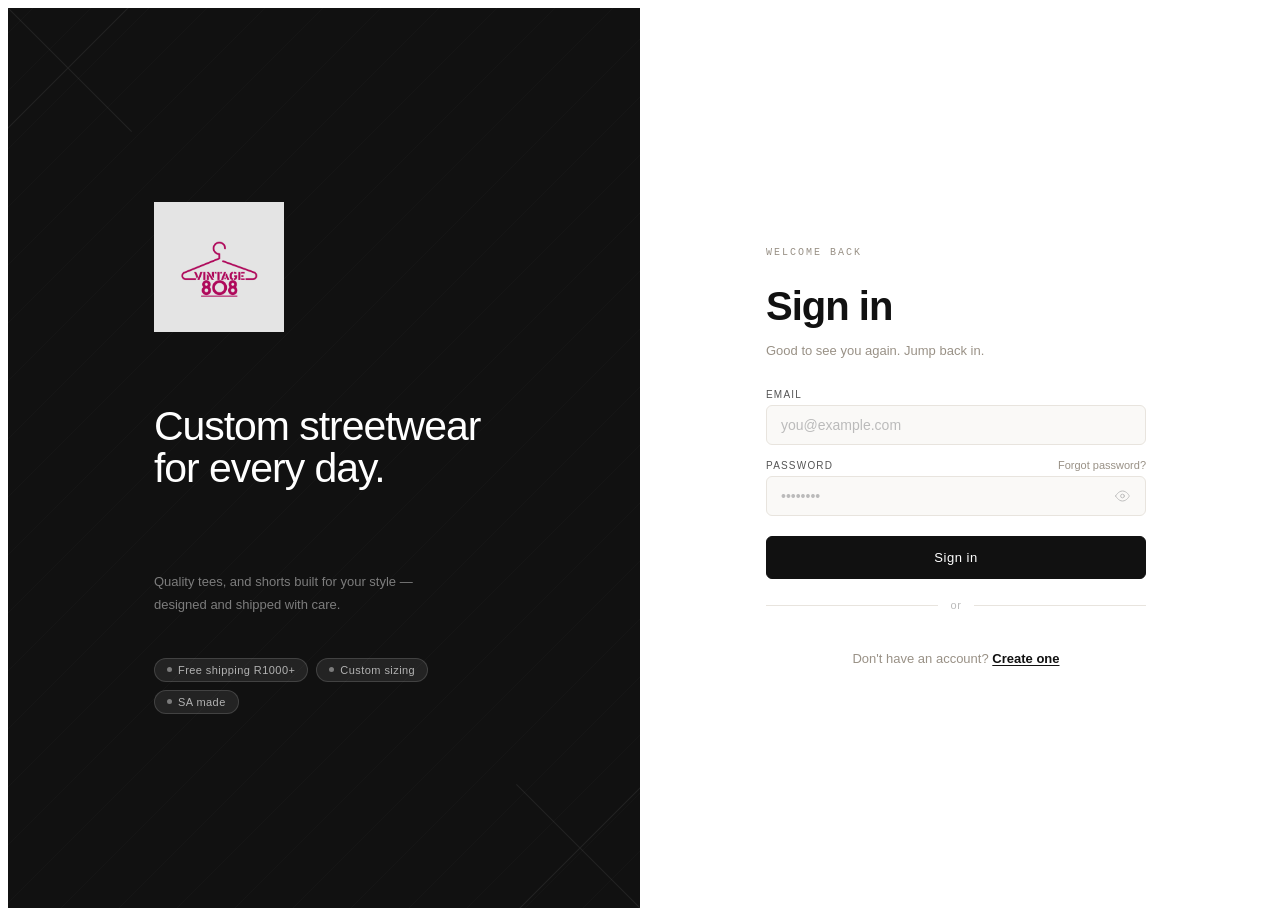
<file: checkout.html>
<!DOCTYPE html>
<html lang="en">
<head>
  <meta charset="UTF-8" />
  <meta name="viewport" content="width=device-width, initial-scale=1.0" />
 <title>Checkout — Vintage808</title>
<meta name="description" content="Secure checkout for your Vintage808 order." />
  <link rel="preconnect" href="https://fonts.googleapis.com" />
  <link rel="preconnect" href="https://fonts.gstatic.com" crossorigin />
  <link href="https://fonts.googleapis.com/css2?family=Archivo+Black&family=Archivo:wght@300;400;500&family=Space+Mono:wght@400;700&display=swap" rel="stylesheet" />
  <link rel="stylesheet" href="./css/components.css" />
  <link rel="stylesheet" href="./css/main.css" />
  <link rel="stylesheet" href="./css/pages/checkout.css" />
</head>
<body data-page="checkout">
<!-- ── Navigation ── -->
<nav>
  <a href="./index.html" class="nav-logo"><img src="./assets/logos/logo.png" alt="Vintage808" /></a>
  <ul class="nav-links">
    <li><a href="./shop.html">Shop</a></li>
    <li><a href="./contact.html">Contact</a></li>
  </ul>
  <div class="nav-actions">
    <div class="nav-icons">
      <div class="cart-wrap">
        <button class="nav-icon-btn" aria-label="Cart">
          <svg width="20" height="20" viewBox="0 0 24 24" fill="none" stroke="currentColor" stroke-width="1.5" stroke-linecap="round" stroke-linejoin="round">
            <path d="M6 2 3 6v14a2 2 0 0 0 2 2h14a2 2 0 0 0 2-2V6l-3-4z"/>
            <line x1="3" y1="6" x2="21" y2="6"/>
            <path d="M16 10a4 4 0 0 1-8 0"/>
          </svg>
        </button>
        <span class="cart-badge" style="display:none;">0</span>
      </div>
      <button class="nav-icon-btn" aria-label="Account">
        <svg width="20" height="20" viewBox="0 0 24 24" fill="none" stroke="currentColor" stroke-width="1.5" stroke-linecap="round" stroke-linejoin="round">
          <path d="M20 21v-2a4 4 0 0 0-4-4H8a4 4 0 0 0-4 4v2"/>
          <circle cx="12" cy="7" r="4"/>
        </svg>
      </button>
    </div>
    <button class="nav-burger" aria-label="Toggle menu" aria-expanded="false">
      <span></span><span></span><span></span>
    </button>
  </div>
</nav>
<!-- ── Mobile Drawer ── -->
<div class="nav-drawer" aria-hidden="true">
  <ul class="nav-drawer-links">
     <li><a href="./index.html">Home</a></li>
    <li><a href="./shop.html">Shop</a></li>
    <li><a href="./account.html">Account</a></li>
    <li><a href="./contact.html">Contact</a></li>
  </ul>
 <div class="nav-drawer-bottom">
  <div class="nav-drawer-icons">
    <button class="nav-drawer-icon-btn" aria-label="Cart">
      <svg width="16" height="16" viewBox="0 0 24 24" fill="none" stroke="currentColor" stroke-width="1.5" stroke-linecap="round" stroke-linejoin="round">
        <path d="M6 2 3 6v14a2 2 0 0 0 2 2h14a2 2 0 0 0 2-2V6l-3-4z"/>
        <line x1="3" y1="6" x2="21" y2="6"/>
        <path d="M16 10a4 4 0 0 1-8 0"/>
      </svg>
      Cart <span class="drawer-badge" style="display:none;">0</span>
    </button>
    <button class="nav-drawer-icon-btn" aria-label="Account">
      <svg width="16" height="16" viewBox="0 0 24 24" fill="none" stroke="currentColor" stroke-width="1.5" stroke-linecap="round" stroke-linejoin="round">
        <path d="M20 21v-2a4 4 0 0 0-4-4H8a4 4 0 0 0-4 4v2"/>
        <circle cx="12" cy="7" r="4"/>
      </svg>
      Account
    </button>
  </div>

  <!-- Sign out — only shown when logged in -->
  <button id="drawer-logout-btn" style="display:none;width:100%;margin:12px 0 4px;padding:11px 16px;background:none;border:1px solid #e8e4de;border-radius:4px;font-size:12px;font-weight:600;letter-spacing:.08em;text-transform:uppercase;color:#111;cursor:pointer;text-align:left;gap:8px;align-items:center;">
    <svg width="13" height="13" viewBox="0 0 24 24" fill="none" stroke="currentColor" stroke-width="2" style="vertical-align:middle;margin-right:6px;"><path d="M9 21H5a2 2 0 01-2-2V5a2 2 0 012-2h4"/><polyline points="16 17 21 12 16 7"/><line x1="21" y1="12" x2="9" y2="12"/></svg>
    Sign out
  </button>


</div>
</div>

<!-- Cart Overlay -->
<div id="cart-overlay"></div>

<!-- Cart Drawer -->
<aside id="cart-drawer">
  <div class="cart-drawer-header">
    <h2 class="cart-drawer-title">Your cart</h2>
    <button id="cart-drawer-close" aria-label="Close cart">
      <svg width="18" height="18" viewBox="0 0 24 24" fill="none" stroke="currentColor" stroke-width="2">
        <line x1="18" y1="6" x2="6" y2="18"/><line x1="6" y1="6" x2="18" y2="18"/>
      </svg>
    </button>
  </div>
  <div class="cart-drawer-body" id="cart-drawer-body">
    <div class="cart-empty"><p>Your cart is empty</p></div>
  </div>
  <div class="cart-drawer-footer" id="cart-drawer-footer" style="display:none;">
    <div class="cart-drawer-subtotal">
      <span>Subtotal</span>
      <span id="cart-drawer-total">R0.00</span>
    </div>
    <p class="cart-shipping-note">Shipping calculated at checkout</p>
    <a href="./checkout.html" class="btn-checkout">Checkout</a>
  </div>
</aside>

<!-- ── Checkout ── -->
<main class="checkout-page">
  <div class="checkout-container">

    <!-- Left: Form -->
    <section class="checkout-left">

      <p class="checkout-breadcrumb">
        <a href="./shop.html">Shop</a>
        <svg width="12" height="12" viewBox="0 0 24 24" fill="none" stroke="currentColor" stroke-width="2"><polyline points="9 18 15 12 9 6"/></svg>
        <span>Checkout</span>
      </p>

      <p class="checkout-eyebrow">Almost there</p>
      <h1 class="checkout-heading">Checkout</h1>

      <!-- Contact -->
      <div class="checkout-section">
        <p class="checkout-section-label">Contact</p>
        <div class="checkout-fields">
          <div class="checkout-field checkout-field--full">
            <label class="checkout-label" for="full-name">Full name</label>
            <input class="checkout-input" type="text" id="full-name" placeholder="John Doe" autocomplete="name" />
          </div>
          <div class="checkout-field">
            <label class="checkout-label" for="email">Email</label>
            <input class="checkout-input" type="email" id="email" placeholder="you@example.com" autocomplete="email" />
          </div>
          <div class="checkout-field">
            <label class="checkout-label" for="phone">Phone</label>
            <input class="checkout-input" type="tel" id="phone" placeholder="082 000 0000" autocomplete="tel" />
          </div>
        </div>
      </div>

      <!-- Shipping -->
      <div class="checkout-section">
        <p class="checkout-section-label">Shipping address</p>
        <div class="checkout-fields">
          <div class="checkout-field checkout-field--full">
            <label class="checkout-label" for="street">Street address</label>
            <input class="checkout-input" type="text" id="street" placeholder="12 Main Road" autocomplete="street-address" />
          </div>
          <div class="checkout-field">
            <label class="checkout-label" for="city">City</label>
            <input class="checkout-input" type="text" id="city" placeholder="Pretoria" autocomplete="address-level2" />
          </div>
          <div class="checkout-field">
            <label class="checkout-label" for="province">Province</label>
            <select class="checkout-input checkout-select" id="province">
              <option value="" disabled selected>Select province</option>
              <option>Gauteng</option>
              <option>Western Cape</option>
              <option>KwaZulu-Natal</option>
              <option>Eastern Cape</option>
              <option>Limpopo</option>
              <option>Mpumalanga</option>
              <option>North West</option>
              <option>Free State</option>
              <option>Northern Cape</option>
            </select>
          </div>
          <div class="checkout-field">
            <label class="checkout-label" for="postal">Postal code</label>
            <input class="checkout-input" type="text" id="postal" placeholder="0001" autocomplete="postal-code" />
          </div>
        </div>
      </div>

      <!-- Error -->
      <div class="checkout-error" id="checkout-error" style="display:none;">
        <svg width="14" height="14" viewBox="0 0 24 24" fill="none" stroke="currentColor" stroke-width="2"><circle cx="12" cy="12" r="10"/><line x1="12" y1="8" x2="12" y2="12"/><line x1="12" y1="16" x2="12.01" y2="16"/></svg>
        <span id="checkout-error-msg">Please fill in all fields.</span>
      </div>

      <!-- Pay Button -->
      <button class="checkout-pay-btn" id="pay-btn">
        <span id="pay-btn-text">Place order</span>
        <span id="pay-btn-loader" style="display:none;">
          <svg class="checkout-spinner" width="16" height="16" viewBox="0 0 24 24" fill="none" stroke="currentColor" stroke-width="2"><path d="M12 2v4M12 18v4M4.93 4.93l2.83 2.83M16.24 16.24l2.83 2.83M2 12h4M18 12h4M4.93 19.07l2.83-2.83M16.24 7.76l2.83-2.83"/></svg>
        </span>
      </button>

      <p class="checkout-secure">
        <svg width="12" height="12" viewBox="0 0 24 24" fill="none" stroke="currentColor" stroke-width="2" stroke-linecap="round" stroke-linejoin="round"><rect x="3" y="11" width="18" height="11" rx="2" ry="2"/><path d="M7 11V7a5 5 0 0 1 10 0v4"/></svg>
        Secure checkout — your information is safe
      </p>

    </section>

    <!-- Right: Summary -->
    <aside class="checkout-summary">

      <div class="summary-header">
        <p class="summary-label">Order summary</p>
      </div>

      <div class="summary-items" id="summary-items"></div>

      <div class="summary-empty" id="summary-empty" style="display:none;">
        <p>Your cart is empty. <a href="./shop.html">Go shop</a></p>
      </div>

      <div class="summary-totals">
        <div class="summary-row">
          <span>Subtotal</span>
          <span id="summary-subtotal">R0.00</span>
        </div>
        <div class="summary-row">
          <span>Shipping</span>
          <span id="summary-shipping">R150.00</span>
        </div>
        <div class="summary-divider"></div>
        <div class="summary-row summary-row--total">
          <span>Total</span>
          <span id="summary-total">R0.00</span>
        </div>
      </div>

    </aside>

  </div>
</main>

<!-- ── Footer ── -->
<footer>
  <div class="footer-grid">
    <div>
      <p class="footer-col-title">Shop</p>
      <ul class="footer-links">
        <li><a href="./shop.html">All items</a></li>
        <li><a href="./shop.html">T-shirt</a></li>
        <li><a href="./shop.html">Shorts</a></li>
      </ul>
    </div>
    <div>
      <p class="footer-col-title">Company</p>
      <ul class="footer-links">
        
        <li><a href="./contact.html">Contact</a></li>
        <li><a href="./contact.html">Support</a></li>
      </ul>
    </div>
    <div>
      <p class="footer-col-title">Help</p>
      <ul class="footer-links">
        <li><a href="./faq.html">FAQ</a></li>
        <li><a href="./shipping.html">Shipping info</a></li>
        <li><a href="#">Size guide</a></li>
      </ul>
    </div>
    <div>
      <p class="footer-col-title">Legal</p>
      <ul class="footer-links">
        <li><a href="./privacy.html">Privacy policy</a></li>
        <li><a href="./terms.html">Terms policy</a></li>
        <li><a href="#">Cookie policy</a></li>
        <li><a href="./returns.html">Returns</a></li>
      </ul>
    </div>
    <div>
      <p class="footer-col-title">Follow Us</p>
      <ul class="social-links">
        <li><a href="#" class="social-link"><span class="social-icon"><svg width="15" height="15" viewBox="0 0 24 24" fill="currentColor"><path d="M18 2h-3a5 5 0 0 0-5 5v3H7v4h3v8h4v-8h3l1-4h-4V7a1 1 0 0 1 1-1h3z"/></svg></span>Facebook</a></li>
        <li><a href="#" class="social-link"><span class="social-icon"><svg width="15" height="15" viewBox="0 0 24 24" fill="none" stroke="currentColor" stroke-width="1.8" stroke-linecap="round" stroke-linejoin="round"><rect x="2" y="2" width="20" height="20" rx="5"/><path d="M16 11.37A4 4 0 1 1 12.63 8 4 4 0 0 1 16 11.37z"/><line x1="17.5" y1="6.5" x2="17.51" y2="6.5"/></svg></span>Instagram</a></li>
        <li><a href="#" class="social-link"><span class="social-icon"><svg width="15" height="15" viewBox="0 0 24 24" fill="currentColor"><path d="M18.244 2.25h3.308l-7.227 8.26 8.502 11.24H16.17l-5.214-6.817L4.99 21.75H1.68l7.73-8.835L1.254 2.25H8.08l4.713 6.231zm-1.161 17.52h1.833L7.084 4.126H5.117z"/></svg></span>X</a></li>
      </ul>
    </div>
  </div>

<!-- ── Business registration (compliance) ── -->
<div class="footer-legal-strip">
  <p>
    Vintage 808 (Pty) Ltd &nbsp;·&nbsp;
    Registration No. <strong>2026/226981/07</strong> &nbsp;·&nbsp;
    Tax No. <strong>9260034286</strong> &nbsp;·&nbsp;

  </p>
</div>

  <div class="footer-bottom">
    <span>© 2026 Vintage808. All rights reserved.</span>
    <span>Made in South Africa 🇿🇦</span>
  </div>
</footer>
<script type="module" src="./js/main.js" defer></script>
</body>
</html>
</file>
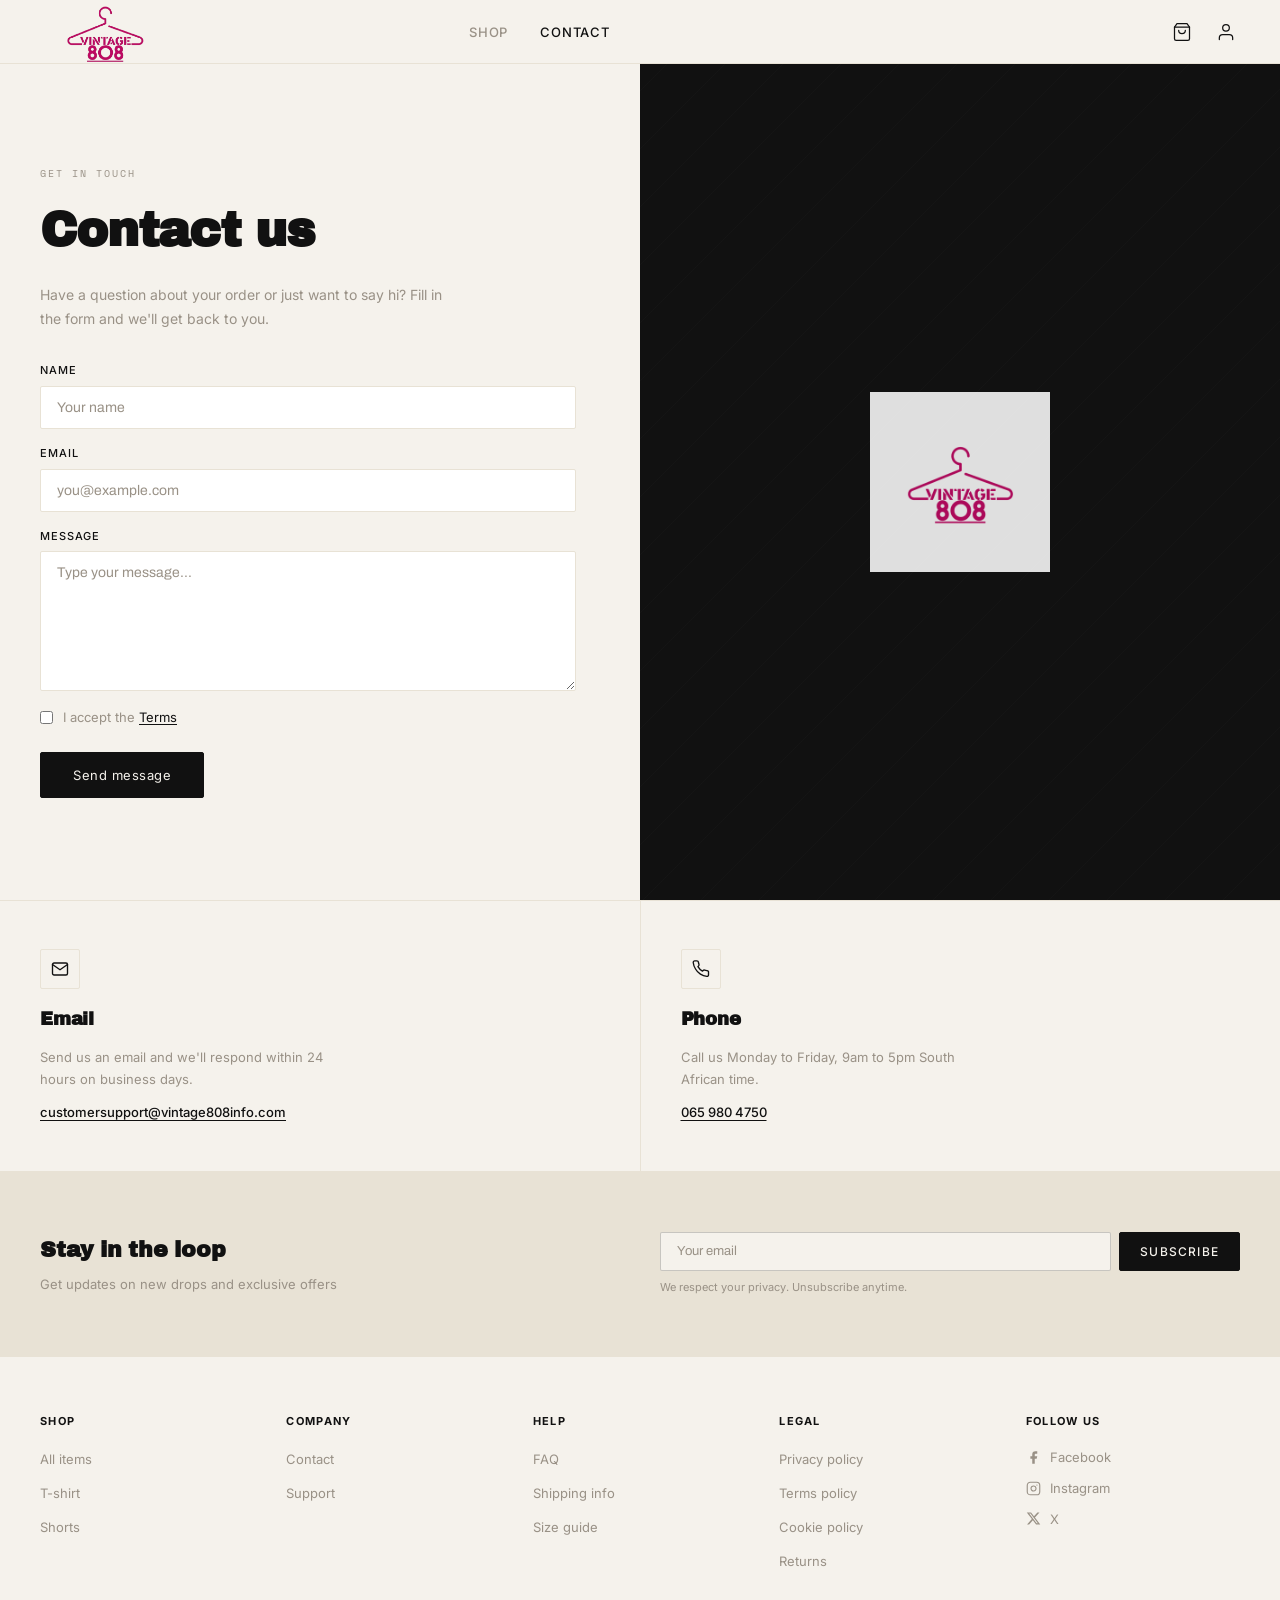
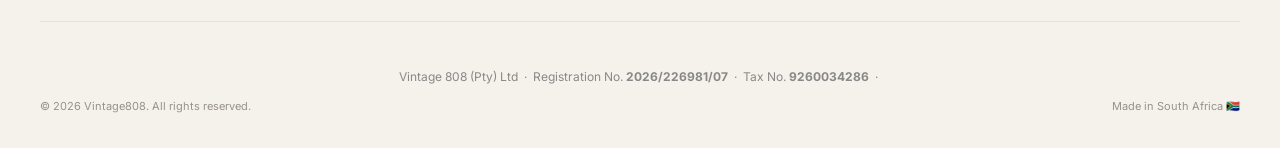
<file: contact.html>
<!DOCTYPE html>
<html lang="en">
<head>
  <meta charset="UTF-8" />
  <meta name="viewport" content="width=device-width, initial-scale=1.0"/>
  <title>Contact — Vintage808</title>
<meta name="description" content="Get in touch with the Vintage808 team." />
  <link rel="preconnect" href="https://fonts.googleapis.com" />
  <link rel="preconnect" href="https://fonts.gstatic.com" crossorigin />
  <link href="https://fonts.googleapis.com/css2?family=Archivo+Black&family=Archivo:wght@300;400;500&family=Space+Mono:wght@400;700&display=swap" rel="stylesheet" />
  <link rel="stylesheet" href="./css/components.css" />
  <link rel="stylesheet" href="./css/main.css" />
  <link rel="stylesheet" href="./css/pages/contact.css" />
</head>
<body data-page="contact">

<!-- ── Navigation ── -->
<nav>
  <a href="./index.html" class="nav-logo"><img src="./assets/logos/logo.png" alt="Vintage808" /></a>
  <ul class="nav-links">
    <li><a href="./shop.html">Shop</a></li>
    <li><a href="./contact.html">Contact</a></li>
  </ul>
  <div class="nav-actions">
    <div class="nav-icons">
      <div class="cart-wrap">
        <button class="nav-icon-btn" aria-label="Cart">
          <svg width="20" height="20" viewBox="0 0 24 24" fill="none" stroke="currentColor" stroke-width="1.5" stroke-linecap="round" stroke-linejoin="round">
            <path d="M6 2 3 6v14a2 2 0 0 0 2 2h14a2 2 0 0 0 2-2V6l-3-4z"/>
            <line x1="3" y1="6" x2="21" y2="6"/>
            <path d="M16 10a4 4 0 0 1-8 0"/>
          </svg>
        </button>
        <span class="cart-badge" style="display:none;">0</span>
      </div>
      <button class="nav-icon-btn" aria-label="Account">
        <svg width="20" height="20" viewBox="0 0 24 24" fill="none" stroke="currentColor" stroke-width="1.5" stroke-linecap="round" stroke-linejoin="round">
          <path d="M20 21v-2a4 4 0 0 0-4-4H8a4 4 0 0 0-4 4v2"/>
          <circle cx="12" cy="7" r="4"/>
        </svg>
      </button>
    </div>
    <button class="nav-burger" aria-label="Toggle menu" aria-expanded="false">
      <span></span><span></span><span></span>
    </button>
  </div>
</nav>
<!-- ── Mobile Drawer ── -->
<div class="nav-drawer" aria-hidden="true">
  <ul class="nav-drawer-links">
     <li><a href="./index.html">Home</a></li>
    <li><a href="./shop.html">Shop</a></li>
    <li><a href="./account.html">Account</a></li>
    <li><a href="./contact.html">Contact</a></li>
  </ul>
 <div class="nav-drawer-bottom">
  <div class="nav-drawer-icons">
    <button class="nav-drawer-icon-btn" aria-label="Cart">
      <svg width="16" height="16" viewBox="0 0 24 24" fill="none" stroke="currentColor" stroke-width="1.5" stroke-linecap="round" stroke-linejoin="round">
        <path d="M6 2 3 6v14a2 2 0 0 0 2 2h14a2 2 0 0 0 2-2V6l-3-4z"/>
        <line x1="3" y1="6" x2="21" y2="6"/>
        <path d="M16 10a4 4 0 0 1-8 0"/>
      </svg>
      Cart <span class="drawer-badge" style="display:none;">0</span>
    </button>
    <button class="nav-drawer-icon-btn" aria-label="Account">
      <svg width="16" height="16" viewBox="0 0 24 24" fill="none" stroke="currentColor" stroke-width="1.5" stroke-linecap="round" stroke-linejoin="round">
        <path d="M20 21v-2a4 4 0 0 0-4-4H8a4 4 0 0 0-4 4v2"/>
        <circle cx="12" cy="7" r="4"/>
      </svg>
      Account
    </button>
  </div>

  <!-- Sign out — only shown when logged in -->
  <button id="drawer-logout-btn" style="display:none;width:100%;margin:12px 0 4px;padding:11px 16px;background:none;border:1px solid #e8e4de;border-radius:4px;font-size:12px;font-weight:600;letter-spacing:.08em;text-transform:uppercase;color:#111;cursor:pointer;text-align:left;gap:8px;align-items:center;">
    <svg width="13" height="13" viewBox="0 0 24 24" fill="none" stroke="currentColor" stroke-width="2" style="vertical-align:middle;margin-right:6px;"><path d="M9 21H5a2 2 0 01-2-2V5a2 2 0 012-2h4"/><polyline points="16 17 21 12 16 7"/><line x1="21" y1="12" x2="9" y2="12"/></svg>
    Sign out
  </button>


</div>
</div>
<!-- Cart Overlay -->
<div id="cart-overlay"></div>

<!-- Cart Drawer -->
<aside id="cart-drawer">
  <div class="cart-drawer-header">
    <h2 class="cart-drawer-title">Your cart</h2>
    <button id="cart-drawer-close" aria-label="Close cart">
      <svg width="18" height="18" viewBox="0 0 24 24" fill="none" stroke="currentColor" stroke-width="2">
        <line x1="18" y1="6" x2="6" y2="18"/><line x1="6" y1="6" x2="18" y2="18"/>
      </svg>
    </button>
  </div>
  <div class="cart-drawer-body" id="cart-drawer-body">
    <div class="cart-empty"><p>Your cart is empty</p></div>
  </div>
  <div class="cart-drawer-footer" id="cart-drawer-footer" style="display:none;">
    <div class="cart-drawer-subtotal">
      <span>Subtotal</span>
      <span id="cart-drawer-total">R0.00</span>
    </div>
    <p class="cart-shipping-note">Shipping calculated at checkout</p>
    <a href="./checkout.html" class="btn-checkout">Checkout</a>
  </div>
</aside>

<!-- ── Contact Hero ── -->
<section class="contact-hero">
  <div class="contact-form-side">
    <p class="contact-eyebrow">Get in touch</p>
    <h1 class="contact-heading">Contact us</h1>
    <p class="contact-sub">Have a question about your order or just want to say hi? Fill in the form and we'll get back to you.</p>

    <!-- Success message -->
    <div class="contact-success" id="contact-success" style="display:none;">
      <svg width="14" height="14" viewBox="0 0 24 24" fill="none" stroke="currentColor" stroke-width="2"><polyline points="20 6 9 17 4 12"/></svg>
      Message sent! We'll get back to you soon.
    </div>

    <!-- Error message -->
    <div class="contact-error" id="contact-error" style="display:none;">
      <svg width="14" height="14" viewBox="0 0 24 24" fill="none" stroke="currentColor" stroke-width="2"><circle cx="12" cy="12" r="10"/><line x1="12" y1="8" x2="12" y2="12"/><line x1="12" y1="16" x2="12.01" y2="16"/></svg>
      <span id="contact-error-msg">Something went wrong.</span>
    </div>

    <!-- ↓ ADDED: form tag wrapping the fields -->
    <form id="contact-form" novalidate>
      <div class="form-group">
        <label class="form-label" for="contact-name">Name</label>
        <input class="form-input" type="text" id="contact-name" placeholder="Your name" />
      </div>
      <div class="form-group">
        <label class="form-label" for="contact-email">Email</label>
        <input class="form-input" type="email" id="contact-email" placeholder="you@example.com" />
      </div>
      <div class="form-group">
        <label class="form-label" for="contact-message">Message</label>
        <textarea class="form-input form-textarea" id="contact-message" placeholder="Type your message..."></textarea>
      </div>

      <div class="terms-row">
        <input type="checkbox" id="terms" />
        <label for="terms">I accept the <a href="#">Terms</a></label>
      </div>

      <!-- ↓ CHANGED: type="submit" -->
      <button class="btn-submit" id="contact-submit" type="submit">
        <span id="submit-text">Send message</span>
        <span id="submit-loader" style="display:none;">
          <svg class="contact-spinner" width="14" height="14" viewBox="0 0 24 24" fill="none" stroke="currentColor" stroke-width="2"><path d="M12 2v4M12 18v4M4.93 4.93l2.83 2.83M16.24 16.24l2.83 2.83M2 12h4M18 12h4M4.93 19.07l2.83-2.83M16.24 7.76l2.83-2.83"/></svg>
        </span>
      </button>
    </form>
    <!-- ↑ ADDED: closing form tag -->

  </div>

  <div class="contact-image-side">
    <img src="./assets/logos/logo3.png" alt="Vintage808" class="contact-brand-img" />
  </div>
</section>

<!-- ── Info Cards ── -->
<section class="info-section">
  <div class="info-card">
    <div class="info-icon">
      <svg width="18" height="18" viewBox="0 0 24 24" fill="none" stroke="currentColor" stroke-width="1.8" stroke-linecap="round" stroke-linejoin="round">
        <path d="M4 4h16c1.1 0 2 .9 2 2v12c0 1.1-.9 2-2 2H4c-1.1 0-2-.9-2-2V6c0-1.1.9-2 2-2z"/>
        <polyline points="22,6 12,13 2,6"/>
      </svg>
    </div>
    <h3 class="info-title">Email</h3>
    <p class="info-desc">Send us an email and we'll respond within 24 hours on business days.</p>
    <a href="mailto:customersupport@vintage808info.com" class="info-link">customersupport@vintage808info.com</a>
  </div>

  <div class="info-card">
    <div class="info-icon">
      <svg width="18" height="18" viewBox="0 0 24 24" fill="none" stroke="currentColor" stroke-width="1.8" stroke-linecap="round" stroke-linejoin="round">
        <path d="M22 16.92v3a2 2 0 0 1-2.18 2 19.79 19.79 0 0 1-8.63-3.07A19.5 19.5 0 0 1 4.69 12a19.79 19.79 0 0 1-3.07-8.67A2 2 0 0 1 3.56 1.18h3a2 2 0 0 1 2 1.72c.127.96.361 1.903.7 2.81a2 2 0 0 1-.45 2.11L7.91 8.91a16 16 0 0 0 6 6l.9-.9a2 2 0 0 1 2.11-.45c.907.339 1.85.573 2.81.7A2 2 0 0 1 22 16.92z"/>
      </svg>
    </div>
    <h3 class="info-title">Phone</h3>
    <p class="info-desc">Call us Monday to Friday, 9am to 5pm South African time.</p>
    <a href="tel:0659804750" class="info-link">065 980 4750</a>
  </div>
</section>

<!-- ── Newsletter ── -->
<section class="newsletter">
  <div>
    <h3 class="newsletter-heading">Stay in the loop</h3>
    <p class="newsletter-sub">Get updates on new drops and exclusive offers</p>
  </div>
  <div class="newsletter-form">
    <div class="newsletter-row">
      <input type="email" class="newsletter-input" placeholder="Your email" />
      <button class="btn-subscribe">Subscribe</button>
    </div>
    <p class="newsletter-note">We respect your privacy. Unsubscribe anytime.</p>
  </div>
</section>


<!-- ── Footer ── -->
<footer>
  <div class="footer-grid">
    <div>
      <p class="footer-col-title">Shop</p>
      <ul class="footer-links">
        <li><a href="./shop.html">All items</a></li>
        <li><a href="./shop.html">T-shirt</a></li>
        <li><a href="./shop.html">Shorts</a></li>
      </ul>
    </div>
    <div>
      <p class="footer-col-title">Company</p>
      <ul class="footer-links">
        
        <li><a href="./contact.html">Contact</a></li>
        <li><a href="./contact.html">Support</a></li>
      </ul>
    </div>
    <div>
      <p class="footer-col-title">Help</p>
      <ul class="footer-links">
        <li><a href="./faq.html">FAQ</a></li>
        <li><a href="./shipping.html">Shipping info</a></li>
        <li><a href="#">Size guide</a></li>
      </ul>
    </div>
    <div>
      <p class="footer-col-title">Legal</p>
      <ul class="footer-links">
        <li><a href="./privacy.html">Privacy policy</a></li>
        <li><a href="./terms.html">Terms policy</a></li>
        <li><a href="#">Cookie policy</a></li>
        <li><a href="./returns.html">Returns</a></li>
      </ul>
    </div>
    <div>
      <p class="footer-col-title">Follow Us</p>
      <ul class="social-links">
        <li><a href="#" class="social-link"><span class="social-icon"><svg width="15" height="15" viewBox="0 0 24 24" fill="currentColor"><path d="M18 2h-3a5 5 0 0 0-5 5v3H7v4h3v8h4v-8h3l1-4h-4V7a1 1 0 0 1 1-1h3z"/></svg></span>Facebook</a></li>
        <li><a href="#" class="social-link"><span class="social-icon"><svg width="15" height="15" viewBox="0 0 24 24" fill="none" stroke="currentColor" stroke-width="1.8" stroke-linecap="round" stroke-linejoin="round"><rect x="2" y="2" width="20" height="20" rx="5"/><path d="M16 11.37A4 4 0 1 1 12.63 8 4 4 0 0 1 16 11.37z"/><line x1="17.5" y1="6.5" x2="17.51" y2="6.5"/></svg></span>Instagram</a></li>
        <li><a href="#" class="social-link"><span class="social-icon"><svg width="15" height="15" viewBox="0 0 24 24" fill="currentColor"><path d="M18.244 2.25h3.308l-7.227 8.26 8.502 11.24H16.17l-5.214-6.817L4.99 21.75H1.68l7.73-8.835L1.254 2.25H8.08l4.713 6.231zm-1.161 17.52h1.833L7.084 4.126H5.117z"/></svg></span>X</a></li>
      </ul>
    </div>
  </div>

<!-- ── Business registration (compliance) ── -->
<div class="footer-legal-strip">
  <p>
    Vintage 808 (Pty) Ltd &nbsp;·&nbsp;
    Registration No. <strong>2026/226981/07</strong> &nbsp;·&nbsp;
    Tax No. <strong>9260034286</strong> &nbsp;·&nbsp;

  </p>
</div>

  <div class="footer-bottom">
    <span>© 2026 Vintage808. All rights reserved.</span>
    <span>Made in South Africa 🇿🇦</span>
  </div>
</footer>

<script type="module" src="./js/main.js"></script>
<script type="module" src="./js/pages/contact.js"></script>
</body>
</html>
</file>
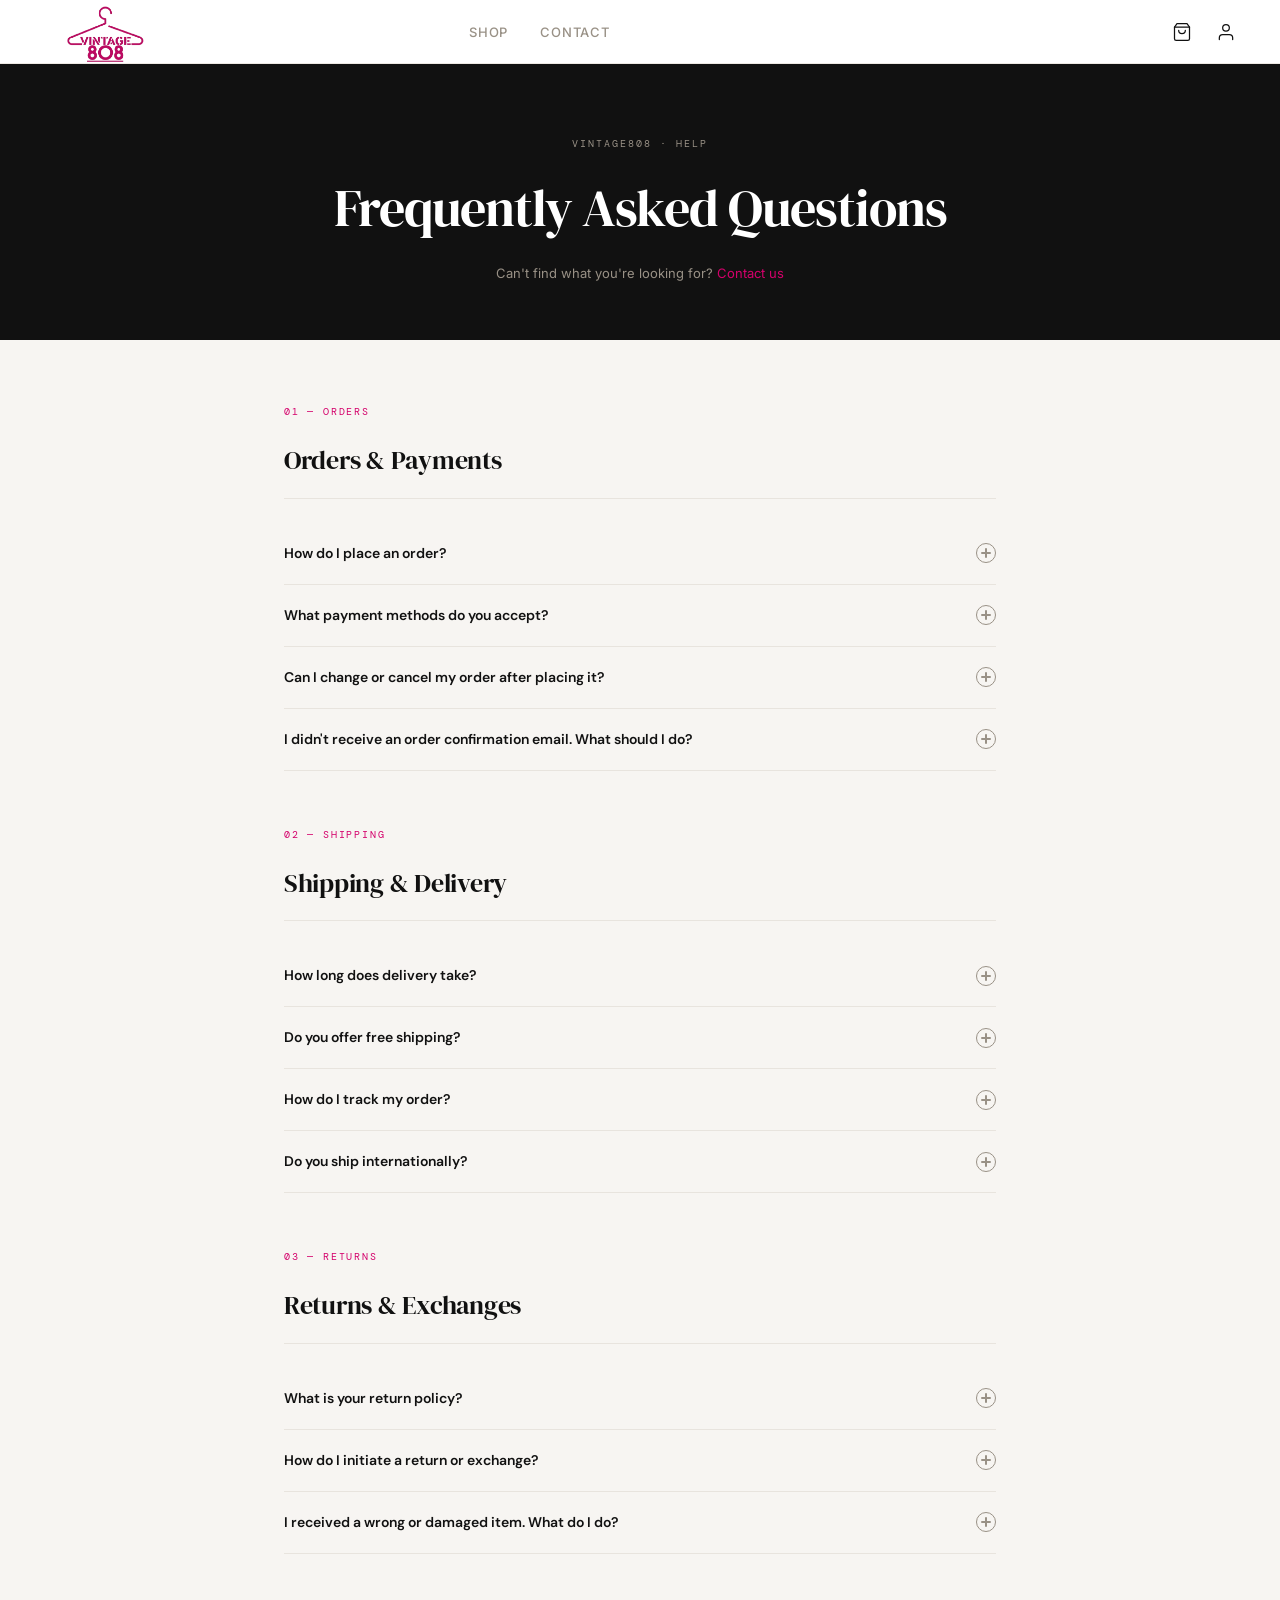
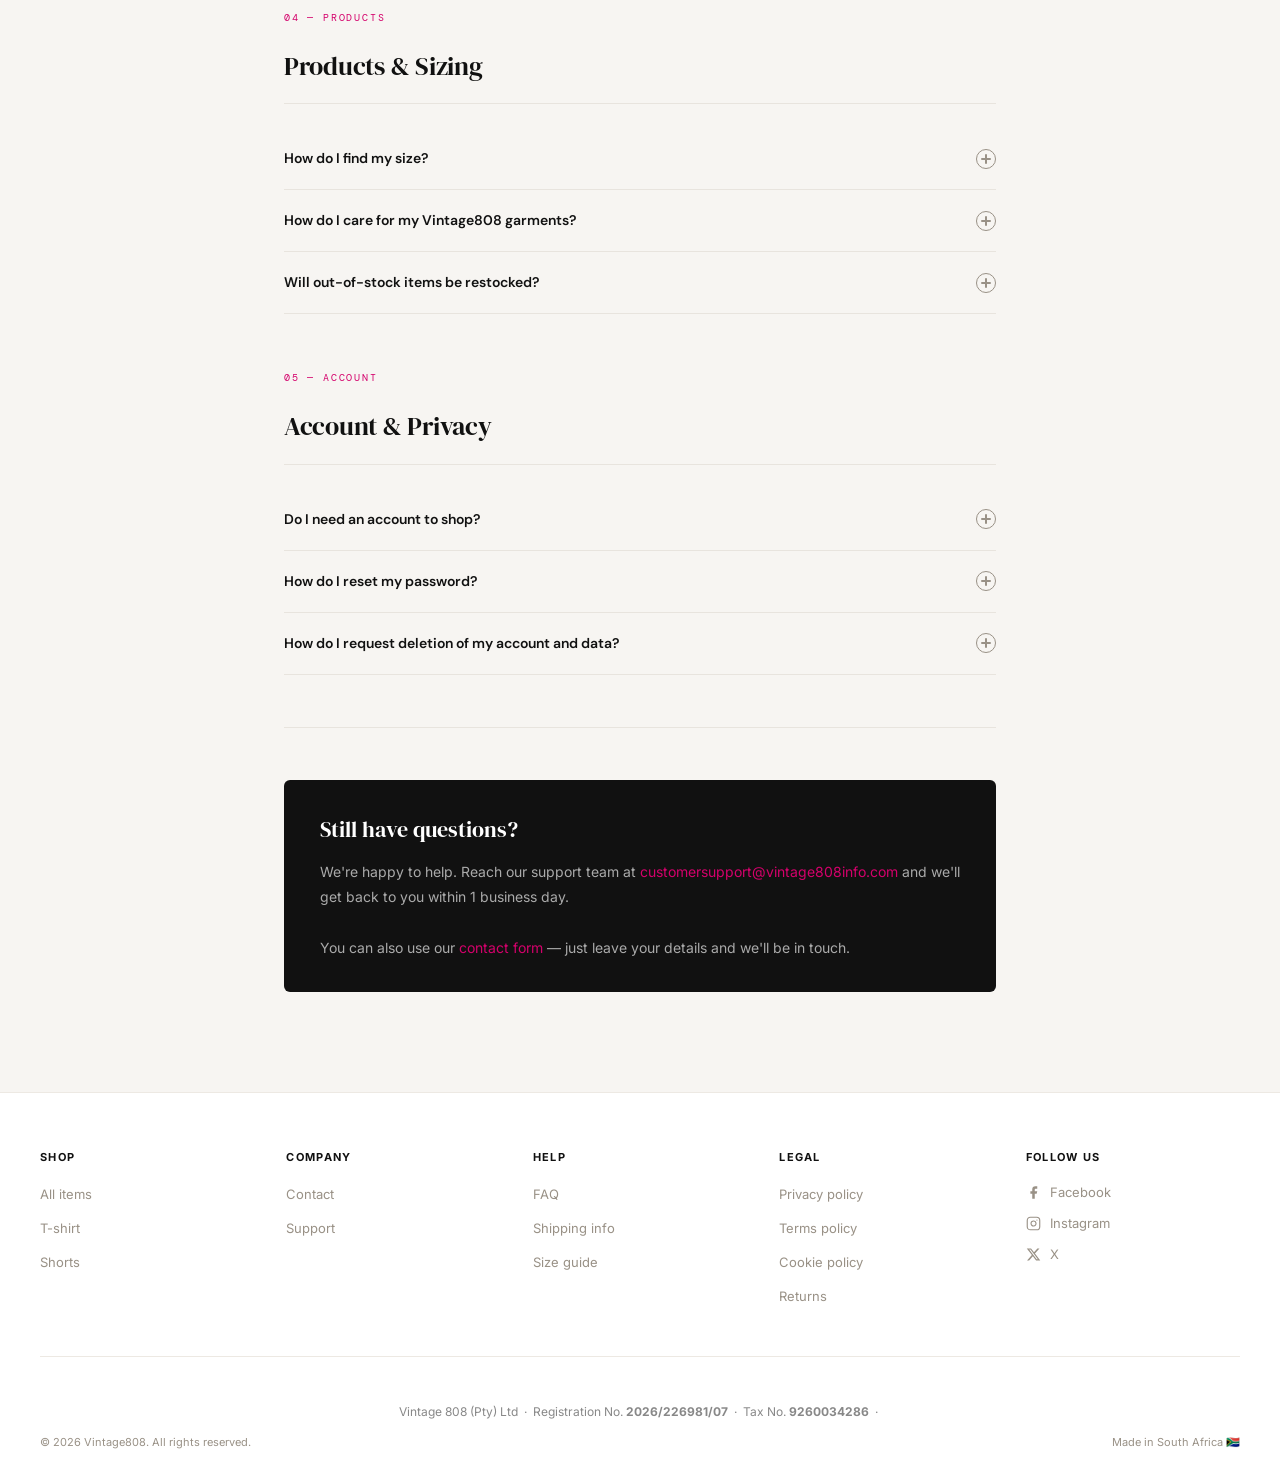
<file: faq.html>
<!DOCTYPE html>
<html lang="en">
<head>
  <meta charset="UTF-8" />
  <meta name="viewport" content="width=device-width, initial-scale=1.0" />
  <title>FAQ — Vintage808</title>
  <meta name="description" content="Frequently asked questions about Vintage808 — orders, shipping, returns, and more." />
  <link rel="preconnect" href="https://fonts.googleapis.com" />
  <link rel="preconnect" href="https://fonts.gstatic.com" crossorigin />
  <link href="https://fonts.googleapis.com/css2?family=DM+Serif+Display&family=DM+Sans:wght@400;500;600&family=DM+Mono:wght@400;500&display=swap" rel="stylesheet" />
  <link rel="stylesheet" href="./css/main.css" />
  <link rel="stylesheet" href="./css/components.css" />
  <style>
    :root {
      --black: #111111; --white: #ffffff; --sand: #ede9e3; --sand2: #f7f5f2;
      --mid: #999186; --accent: #d4006b;
      --font-display: 'DM Serif Display', serif;
      --font-body: 'DM Sans', sans-serif;
      --font-mono: 'DM Mono', monospace;
    }
    *, *::before, *::after { box-sizing: border-box; margin: 0; padding: 0; }
    body { font-family: var(--font-body); background: var(--sand2); color: var(--black); -webkit-font-smoothing: antialiased; }
    a { color: var(--accent); text-decoration: none; }
    a:hover { text-decoration: underline; }

    /* Hero */
    .legal-hero { background: var(--black); padding: 72px 40px 56px; text-align: center; }
    .legal-hero-eyebrow { font-family: var(--font-mono); font-size: 10px; letter-spacing: .2em; text-transform: uppercase; color: var(--mid); margin-bottom: 14px; }
    .legal-hero h1 { font-family: var(--font-display); font-size: clamp(32px, 5vw, 52px); font-weight: 400; color: var(--white); letter-spacing: -.02em; }
    .legal-hero-sub { margin-top: 14px; font-size: 13px; color: var(--mid); }

    /* Body */
    .legal-body { max-width: 760px; margin: 0 auto; padding: 64px 24px 100px; }

    /* Category label */
    .faq-category { font-family: var(--font-mono); font-size: 10px; letter-spacing: .18em; text-transform: uppercase; color: var(--accent); margin-bottom: 20px; margin-top: 56px; }
    .faq-category:first-of-type { margin-top: 0; }

    .faq-category-title { font-family: var(--font-display); font-size: clamp(20px, 3vw, 26px); font-weight: 400; letter-spacing: -.01em; color: var(--black); margin-bottom: 24px; padding-bottom: 16px; border-bottom: 1px solid #e8e4de; }

    /* Accordion */
    .faq-list { display: flex; flex-direction: column; gap: 0; margin-bottom: 8px; }
    .faq-item { border-bottom: 1px solid #e8e4de; }
    .faq-item:first-child { border-top: none; }

    .faq-question {
      width: 100%;
      background: none;
      border: none;
      cursor: pointer;
      display: flex;
      justify-content: space-between;
      align-items: center;
      gap: 16px;
      padding: 20px 0;
      text-align: left;
      font-family: var(--font-body);
      font-size: 14px;
      font-weight: 600;
      color: var(--black);
      line-height: 1.5;
      transition: color .2s;
    }
    .faq-question:hover { color: var(--accent); }

    .faq-icon {
      flex-shrink: 0;
      width: 20px;
      height: 20px;
      border-radius: 50%;
      border: 1.5px solid currentColor;
      display: flex;
      align-items: center;
      justify-content: center;
      transition: transform .3s ease, background .2s, border-color .2s;
      color: var(--mid);
    }
    .faq-question:hover .faq-icon { color: var(--accent); }
    .faq-item.open .faq-icon { background: var(--accent); border-color: var(--accent); color: var(--white); transform: rotate(45deg); }

    .faq-icon svg { display: block; }

    .faq-answer {
      overflow: hidden;
      max-height: 0;
      transition: max-height .35s ease, padding .25s ease;
    }
    .faq-item.open .faq-answer { max-height: 600px; }
    .faq-answer-inner { padding-bottom: 20px; }
    .faq-answer-inner p { font-size: 14px; line-height: 1.85; color: #444; margin-bottom: 10px; }
    .faq-answer-inner p:last-child { margin-bottom: 0; }
    .faq-answer-inner ul { padding-left: 20px; display: flex; flex-direction: column; gap: 6px; margin-bottom: 10px; }
    .faq-answer-inner li { font-size: 14px; line-height: 1.75; color: #444; }
    .faq-answer-inner a { color: var(--accent); }

    /* Highlight */
    .legal-highlight { background: var(--white); border: 1px solid #e8e4de; border-left: 4px solid var(--accent); border-radius: 4px; padding: 18px 20px; margin: 16px 0 0; }
    .legal-highlight p { margin: 0 !important; font-size: 13px; line-height: 1.75; color: #444; }
    .legal-highlight strong { color: var(--black); }

    /* Divider */
    .legal-divider { height: 1px; background: #e8e4de; margin: 52px 0; }

    /* Contact card */
    .legal-contact-card { background: var(--black); color: var(--white); border-radius: 6px; padding: 32px 36px; margin-top: 52px; }
    .legal-contact-card h3 { font-family: var(--font-display); font-size: 22px; font-weight: 400; margin-bottom: 12px; }
    .legal-contact-card p { font-size: 14px; color: #aaa; line-height: 1.8; margin-bottom: 0; }
    .legal-contact-card a { color: var(--accent); }

    @media (max-width: 600px) {
      .legal-hero { padding: 48px 20px 40px; }
      .legal-body { padding: 40px 16px 72px; }
    }
  </style>
</head>
<body>

<!-- ── Navigation ── -->
<nav>
  <a href="./index.html" class="nav-logo"><img src="./assets/logos/logo.png" alt="Vintage808" /></a>
  <ul class="nav-links">
    <li><a href="./shop.html">Shop</a></li>
    <li><a href="./contact.html">Contact</a></li>
  </ul>
  <div class="nav-actions">
    <div class="nav-icons">
      <div class="cart-wrap">
        <button class="nav-icon-btn" aria-label="Cart">
          <svg width="20" height="20" viewBox="0 0 24 24" fill="none" stroke="currentColor" stroke-width="1.5" stroke-linecap="round" stroke-linejoin="round">
            <path d="M6 2 3 6v14a2 2 0 0 0 2 2h14a2 2 0 0 0 2-2V6l-3-4z"/>
            <line x1="3" y1="6" x2="21" y2="6"/>
            <path d="M16 10a4 4 0 0 1-8 0"/>
          </svg>
        </button>
        <span class="cart-badge" style="display:none;">0</span>
      </div>
      <button class="nav-icon-btn" aria-label="Account">
        <svg width="20" height="20" viewBox="0 0 24 24" fill="none" stroke="currentColor" stroke-width="1.5" stroke-linecap="round" stroke-linejoin="round">
          <path d="M20 21v-2a4 4 0 0 0-4-4H8a4 4 0 0 0-4 4v2"/>
          <circle cx="12" cy="7" r="4"/>
        </svg>
      </button>
    </div>
    <button class="nav-burger" aria-label="Toggle menu" aria-expanded="false">
      <span></span><span></span><span></span>
    </button>
  </div>
</nav>
<!-- ── Mobile Drawer ── -->
<div class="nav-drawer" aria-hidden="true">
  <ul class="nav-drawer-links">
     <li><a href="./index.html">Home</a></li>
    <li><a href="./shop.html">Shop</a></li>
    <li><a href="./account.html">Account</a></li>
    <li><a href="./contact.html">Contact</a></li>
  </ul>
 <div class="nav-drawer-bottom">
  <div class="nav-drawer-icons">
    <button class="nav-drawer-icon-btn" aria-label="Cart">
      <svg width="16" height="16" viewBox="0 0 24 24" fill="none" stroke="currentColor" stroke-width="1.5" stroke-linecap="round" stroke-linejoin="round">
        <path d="M6 2 3 6v14a2 2 0 0 0 2 2h14a2 2 0 0 0 2-2V6l-3-4z"/>
        <line x1="3" y1="6" x2="21" y2="6"/>
        <path d="M16 10a4 4 0 0 1-8 0"/>
      </svg>
      Cart <span class="drawer-badge" style="display:none;">0</span>
    </button>
    <button class="nav-drawer-icon-btn" aria-label="Account">
      <svg width="16" height="16" viewBox="0 0 24 24" fill="none" stroke="currentColor" stroke-width="1.5" stroke-linecap="round" stroke-linejoin="round">
        <path d="M20 21v-2a4 4 0 0 0-4-4H8a4 4 0 0 0-4 4v2"/>
        <circle cx="12" cy="7" r="4"/>
      </svg>
      Account
    </button>
  </div>

  <!-- Sign out — only shown when logged in -->
  <button id="drawer-logout-btn" style="display:none;width:100%;margin:12px 0 4px;padding:11px 16px;background:none;border:1px solid #e8e4de;border-radius:4px;font-size:12px;font-weight:600;letter-spacing:.08em;text-transform:uppercase;color:#111;cursor:pointer;text-align:left;gap:8px;align-items:center;">
    <svg width="13" height="13" viewBox="0 0 24 24" fill="none" stroke="currentColor" stroke-width="2" style="vertical-align:middle;margin-right:6px;"><path d="M9 21H5a2 2 0 01-2-2V5a2 2 0 012-2h4"/><polyline points="16 17 21 12 16 7"/><line x1="21" y1="12" x2="9" y2="12"/></svg>
    Sign out
  </button>


</div>
</div>

<!-- Cart Overlay -->
<div id="cart-overlay"></div>

<!-- Cart Drawer -->
<aside id="cart-drawer">
  <div class="cart-drawer-header">
    <h2 class="cart-drawer-title">Your cart</h2>
    <button id="cart-drawer-close" aria-label="Close cart">
      <svg width="18" height="18" viewBox="0 0 24 24" fill="none" stroke="currentColor" stroke-width="2">
        <line x1="18" y1="6" x2="6" y2="18"/><line x1="6" y1="6" x2="18" y2="18"/>
      </svg>
    </button>
  </div>
  <div class="cart-drawer-body" id="cart-drawer-body">
    <div class="cart-empty"><p>Your cart is empty</p></div>
  </div>
  <div class="cart-drawer-footer" id="cart-drawer-footer" style="display:none;">
    <div class="cart-drawer-subtotal">
      <span>Subtotal</span>
      <span id="cart-drawer-total">R0.00</span>
    </div>
    <p class="cart-shipping-note">Shipping calculated at checkout</p>
    <a href="./checkout.html" class="btn-checkout">Checkout</a>
  </div>
</aside>

<!-- ── Hero ── -->
<div class="legal-hero">
  <div class="legal-hero-eyebrow">Vintage808 · Help</div>
  <h1>Frequently Asked Questions</h1>
  <p class="legal-hero-sub">Can't find what you're looking for? <a href="./contact.html" style="color:var(--accent);">Contact us</a></p>
</div>

<div class="legal-body">

  <!-- ORDERS -->
  <div class="faq-category">01 — Orders</div>
  <div class="faq-category-title">Orders &amp; Payments</div>
  <div class="faq-list">

    <div class="faq-item">
      <button class="faq-question" aria-expanded="false">
        How do I place an order?
        <span class="faq-icon"><svg width="10" height="10" viewBox="0 0 10 10" fill="none" stroke="currentColor" stroke-width="2" stroke-linecap="round"><line x1="5" y1="1" x2="5" y2="9"/><line x1="1" y1="5" x2="9" y2="5"/></svg></span>
      </button>
      <div class="faq-answer" aria-hidden="true">
        <div class="faq-answer-inner">
          <p>Browse our <a href="./shop.html">shop</a>, select your size and add items to your cart. When you're ready, click the cart icon and proceed to checkout. You can check out as a guest or create an account for faster future orders and order tracking.</p>
        </div>
      </div>
    </div>

    <div class="faq-item">
      <button class="faq-question" aria-expanded="false">
        What payment methods do you accept?
        <span class="faq-icon"><svg width="10" height="10" viewBox="0 0 10 10" fill="none" stroke="currentColor" stroke-width="2" stroke-linecap="round"><line x1="5" y1="1" x2="5" y2="9"/><line x1="1" y1="5" x2="9" y2="5"/></svg></span>
      </button>
      <div class="faq-answer" aria-hidden="true">
        <div class="faq-answer-inner">
          <p>We accept the following payment methods via PayFast, our secure payment partner:</p>
          <ul>
            <li>Credit and debit cards (Visa, Mastercard)</li>
            <li>Instant EFT</li>
            <li>SnapScan</li>
            <li>Zapper</li>
            <li>Mobicred</li>
          </ul>
          <p>Your card details are never stored on our servers. All payments are processed securely by PayFast.</p>
        </div>
      </div>
    </div>

    <div class="faq-item">
      <button class="faq-question" aria-expanded="false">
        Can I change or cancel my order after placing it?
        <span class="faq-icon"><svg width="10" height="10" viewBox="0 0 10 10" fill="none" stroke="currentColor" stroke-width="2" stroke-linecap="round"><line x1="5" y1="1" x2="5" y2="9"/><line x1="1" y1="5" x2="9" y2="5"/></svg></span>
      </button>
      <div class="faq-answer" aria-hidden="true">
        <div class="faq-answer-inner">
          <p>We begin processing orders quickly, so changes or cancellations must be requested within <strong>1 hour</strong> of placing your order. Contact us immediately at <a href="mailto:customersupport@vintage808info.com">customersupport@vintage808info.com</a> with your order number.</p>
          <p>Once an order has been dispatched, it can no longer be cancelled. You are welcome to return it once received in accordance with our <a href="./returns.html">Returns Policy</a>.</p>
        </div>
      </div>
    </div>

    <div class="faq-item">
      <button class="faq-question" aria-expanded="false">
        I didn't receive an order confirmation email. What should I do?
        <span class="faq-icon"><svg width="10" height="10" viewBox="0 0 10 10" fill="none" stroke="currentColor" stroke-width="2" stroke-linecap="round"><line x1="5" y1="1" x2="5" y2="9"/><line x1="1" y1="5" x2="9" y2="5"/></svg></span>
      </button>
      <div class="faq-answer" aria-hidden="true">
        <div class="faq-answer-inner">
          <p>Please check your spam or junk folder first — confirmation emails sometimes end up there. If you still can't find it, contact us at <a href="mailto:customersupport@vintage808info.com">customersupport@vintage808info.com</a> with the email address used at checkout and we'll confirm your order status.</p>
        </div>
      </div>
    </div>

  </div>

  <!-- SHIPPING -->
  <div class="faq-category">02 — Shipping</div>
  <div class="faq-category-title">Shipping &amp; Delivery</div>
  <div class="faq-list">

    <div class="faq-item">
      <button class="faq-question" aria-expanded="false">
        How long does delivery take?
        <span class="faq-icon"><svg width="10" height="10" viewBox="0 0 10 10" fill="none" stroke="currentColor" stroke-width="2" stroke-linecap="round"><line x1="5" y1="1" x2="5" y2="9"/><line x1="1" y1="5" x2="9" y2="5"/></svg></span>
      </button>
      <div class="faq-answer" aria-hidden="true">
        <div class="faq-answer-inner">
          <p>Standard door-to-door delivery to major centres takes <strong>2 – 4 business days</strong> from dispatch. Outlying and rural areas may take <strong>3 – 6 business days</strong>. Pargo Click &amp; Collect points are also 2 – 4 business days.</p>
          <p>For full details, see our <a href="./shipping.html">Shipping &amp; Delivery</a> page.</p>
        </div>
      </div>
    </div>

    <div class="faq-item">
      <button class="faq-question" aria-expanded="false">
        Do you offer free shipping?
        <span class="faq-icon"><svg width="10" height="10" viewBox="0 0 10 10" fill="none" stroke="currentColor" stroke-width="2" stroke-linecap="round"><line x1="5" y1="1" x2="5" y2="9"/><line x1="1" y1="5" x2="9" y2="5"/></svg></span>
      </button>
      <div class="faq-answer" aria-hidden="true">
        <div class="faq-answer-inner">
          <p>Yes! All orders over <strong>R800</strong> qualify for free standard shipping anywhere in South Africa. The discount is applied automatically at checkout.</p>
        </div>
      </div>
    </div>

    <div class="faq-item">
      <button class="faq-question" aria-expanded="false">
        How do I track my order?
        <span class="faq-icon"><svg width="10" height="10" viewBox="0 0 10 10" fill="none" stroke="currentColor" stroke-width="2" stroke-linecap="round"><line x1="5" y1="1" x2="5" y2="9"/><line x1="1" y1="5" x2="9" y2="5"/></svg></span>
      </button>
      <div class="faq-answer" aria-hidden="true">
        <div class="faq-answer-inner">
          <p>Once your order is dispatched, you'll receive an email with your waybill number and a tracking link. You can also track your order from the <strong>My Orders</strong> section of your <a href="./account.html">account page</a>.</p>
        </div>
      </div>
    </div>

    <div class="faq-item">
      <button class="faq-question" aria-expanded="false">
        Do you ship internationally?
        <span class="faq-icon"><svg width="10" height="10" viewBox="0 0 10 10" fill="none" stroke="currentColor" stroke-width="2" stroke-linecap="round"><line x1="5" y1="1" x2="5" y2="9"/><line x1="1" y1="5" x2="9" y2="5"/></svg></span>
      </button>
      <div class="faq-answer" aria-hidden="true">
        <div class="faq-answer-inner">
          <p>Not yet — we currently ship within South Africa only. We hope to expand internationally in the future. Follow us on social media to stay updated.</p>
        </div>
      </div>
    </div>

  </div>

  <!-- RETURNS -->
  <div class="faq-category">03 — Returns</div>
  <div class="faq-category-title">Returns &amp; Exchanges</div>
  <div class="faq-list">

    <div class="faq-item">
      <button class="faq-question" aria-expanded="false">
        What is your return policy?
        <span class="faq-icon"><svg width="10" height="10" viewBox="0 0 10 10" fill="none" stroke="currentColor" stroke-width="2" stroke-linecap="round"><line x1="5" y1="1" x2="5" y2="9"/><line x1="1" y1="5" x2="9" y2="5"/></svg></span>
      </button>
      <div class="faq-answer" aria-hidden="true">
        <div class="faq-answer-inner">
          <p>We accept returns within <strong>14 days</strong> of delivery, provided items are unworn, unwashed, and in original condition with all tags attached. For full details, please read our <a href="./returns.html">Returns Policy</a>.</p>
        </div>
      </div>
    </div>

    <div class="faq-item">
      <button class="faq-question" aria-expanded="false">
        How do I initiate a return or exchange?
        <span class="faq-icon"><svg width="10" height="10" viewBox="0 0 10 10" fill="none" stroke="currentColor" stroke-width="2" stroke-linecap="round"><line x1="5" y1="1" x2="5" y2="9"/><line x1="1" y1="5" x2="9" y2="5"/></svg></span>
      </button>
      <div class="faq-answer" aria-hidden="true">
        <div class="faq-answer-inner">
          <p>Email us at <a href="mailto:customersupport@vintage808info.com">customersupport@vintage808info.com</a> with your order number and the reason for the return. Our team will guide you through the process and provide a return address.</p>
        </div>
      </div>
    </div>

    <div class="faq-item">
      <button class="faq-question" aria-expanded="false">
        I received a wrong or damaged item. What do I do?
        <span class="faq-icon"><svg width="10" height="10" viewBox="0 0 10 10" fill="none" stroke="currentColor" stroke-width="2" stroke-linecap="round"><line x1="5" y1="1" x2="5" y2="9"/><line x1="1" y1="5" x2="9" y2="5"/></svg></span>
      </button>
      <div class="faq-answer" aria-hidden="true">
        <div class="faq-answer-inner">
          <p>We're sorry to hear that! Please contact us within <strong>48 hours</strong> of receiving your order at <a href="mailto:customersupport@vintage808info.com">customersupport@vintage808info.com</a>. Include your order number and clear photos of the item and packaging. We'll arrange a replacement or full refund at no cost to you.</p>
        </div>
      </div>
    </div>

  </div>

  <!-- PRODUCTS -->
  <div class="faq-category">04 — Products</div>
  <div class="faq-category-title">Products &amp; Sizing</div>
  <div class="faq-list">

    <div class="faq-item">
      <button class="faq-question" aria-expanded="false">
        How do I find my size?
        <span class="faq-icon"><svg width="10" height="10" viewBox="0 0 10 10" fill="none" stroke="currentColor" stroke-width="2" stroke-linecap="round"><line x1="5" y1="1" x2="5" y2="9"/><line x1="1" y1="5" x2="9" y2="5"/></svg></span>
      </button>
      <div class="faq-answer" aria-hidden="true">
        <div class="faq-answer-inner">
          <p>Each product page includes a size guide with measurements. We recommend measuring yourself and comparing to the size chart rather than going by your usual label size, as fits can vary between styles.</p>
          <p>If you're between sizes, we generally recommend sizing up for a more relaxed fit.</p>
        </div>
      </div>
    </div>

    <div class="faq-item">
      <button class="faq-question" aria-expanded="false">
        How do I care for my Vintage808 garments?
        <span class="faq-icon"><svg width="10" height="10" viewBox="0 0 10 10" fill="none" stroke="currentColor" stroke-width="2" stroke-linecap="round"><line x1="5" y1="1" x2="5" y2="9"/><line x1="1" y1="5" x2="9" y2="5"/></svg></span>
      </button>
      <div class="faq-answer" aria-hidden="true">
        <div class="faq-answer-inner">
          <p>Always follow the care label instructions on the garment. As a general guide for our pieces:</p>
          <ul>
            <li>Machine wash cold (30°C) on a gentle cycle</li>
            <li>Turn garments inside out to preserve print quality</li>
            <li>Do not tumble dry — air dry flat or hang</li>
            <li>Do not iron directly on printed areas</li>
          </ul>
        </div>
      </div>
    </div>

    <div class="faq-item">
      <button class="faq-question" aria-expanded="false">
        Will out-of-stock items be restocked?
        <span class="faq-icon"><svg width="10" height="10" viewBox="0 0 10 10" fill="none" stroke="currentColor" stroke-width="2" stroke-linecap="round"><line x1="5" y1="1" x2="5" y2="9"/><line x1="1" y1="5" x2="9" y2="5"/></svg></span>
      </button>
      <div class="faq-answer" aria-hidden="true">
        <div class="faq-answer-inner">
          <p>Some items are limited runs and may not be restocked. Follow us on Instagram and X to be the first to know about restocks and new drops. You can also contact us to be added to a waitlist for specific items.</p>
        </div>
      </div>
    </div>

  </div>

  <!-- ACCOUNT -->
  <div class="faq-category">05 — Account</div>
  <div class="faq-category-title">Account &amp; Privacy</div>
  <div class="faq-list">

    <div class="faq-item">
      <button class="faq-question" aria-expanded="false">
        Do I need an account to shop?
        <span class="faq-icon"><svg width="10" height="10" viewBox="0 0 10 10" fill="none" stroke="currentColor" stroke-width="2" stroke-linecap="round"><line x1="5" y1="1" x2="5" y2="9"/><line x1="1" y1="5" x2="9" y2="5"/></svg></span>
      </button>
      <div class="faq-answer" aria-hidden="true">
        <div class="faq-answer-inner">
          <p>No — you can check out as a guest. However, creating a free account lets you track orders, view order history, and check out faster in the future.</p>
        </div>
      </div>
    </div>

    <div class="faq-item">
      <button class="faq-question" aria-expanded="false">
        How do I reset my password?
        <span class="faq-icon"><svg width="10" height="10" viewBox="0 0 10 10" fill="none" stroke="currentColor" stroke-width="2" stroke-linecap="round"><line x1="5" y1="1" x2="5" y2="9"/><line x1="1" y1="5" x2="9" y2="5"/></svg></span>
      </button>
      <div class="faq-answer" aria-hidden="true">
        <div class="faq-answer-inner">
          <p>On the login page, click <strong>"Forgot password?"</strong> and enter your email address. You'll receive a reset link within a few minutes. Check your spam folder if it doesn't arrive.</p>
        </div>
      </div>
    </div>

    <div class="faq-item">
      <button class="faq-question" aria-expanded="false">
        How do I request deletion of my account and data?
        <span class="faq-icon"><svg width="10" height="10" viewBox="0 0 10 10" fill="none" stroke="currentColor" stroke-width="2" stroke-linecap="round"><line x1="5" y1="1" x2="5" y2="9"/><line x1="1" y1="5" x2="9" y2="5"/></svg></span>
      </button>
      <div class="faq-answer" aria-hidden="true">
        <div class="faq-answer-inner">
          <p>Email us at <a href="mailto:customersupport@vintage808info.com">customersupport@vintage808info.com</a> with the subject line <strong>"POPIA Data Request"</strong> and we will process your deletion request within 30 days. Note that some order records may be retained for legal compliance purposes. See our <a href="./privacy.html">Privacy Policy</a> for more information.</p>
        </div>
      </div>
    </div>

  </div>

  <div class="legal-divider"></div>

  <div class="legal-contact-card">
    <h3>Still have questions?</h3>
    <p>
      We're happy to help. Reach our support team at <a href="mailto:customersupport@vintage808info.com">customersupport@vintage808info.com</a> and we'll get back to you within 1 business day.<br/><br/>
      You can also use our <a href="./contact.html">contact form</a> — just leave your details and we'll be in touch.
    </p>
  </div>

</div>

<!-- ── Footer ── -->
<footer>
  <div class="footer-grid">
    <div>
      <p class="footer-col-title">Shop</p>
      <ul class="footer-links">
        <li><a href="./shop.html">All items</a></li>
        <li><a href="./shop.html">T-shirt</a></li>
        <li><a href="./shop.html">Shorts</a></li>
      </ul>
    </div>
    <div>
      <p class="footer-col-title">Company</p>
      <ul class="footer-links">
        
        <li><a href="./contact.html">Contact</a></li>
        <li><a href="./contact.html">Support</a></li>
      </ul>
    </div>
    <div>
      <p class="footer-col-title">Help</p>
      <ul class="footer-links">
        <li><a href="./faq.html">FAQ</a></li>
        <li><a href="./shipping.html">Shipping info</a></li>
        <li><a href="#">Size guide</a></li>
      </ul>
    </div>
    <div>
      <p class="footer-col-title">Legal</p>
      <ul class="footer-links">
        <li><a href="./privacy.html">Privacy policy</a></li>
        <li><a href="./terms.html">Terms policy</a></li>
        <li><a href="#">Cookie policy</a></li>
        <li><a href="./returns.html">Returns</a></li>
      </ul>
    </div>
    <div>
      <p class="footer-col-title">Follow Us</p>
      <ul class="social-links">
        <li><a href="#" class="social-link"><span class="social-icon"><svg width="15" height="15" viewBox="0 0 24 24" fill="currentColor"><path d="M18 2h-3a5 5 0 0 0-5 5v3H7v4h3v8h4v-8h3l1-4h-4V7a1 1 0 0 1 1-1h3z"/></svg></span>Facebook</a></li>
        <li><a href="#" class="social-link"><span class="social-icon"><svg width="15" height="15" viewBox="0 0 24 24" fill="none" stroke="currentColor" stroke-width="1.8" stroke-linecap="round" stroke-linejoin="round"><rect x="2" y="2" width="20" height="20" rx="5"/><path d="M16 11.37A4 4 0 1 1 12.63 8 4 4 0 0 1 16 11.37z"/><line x1="17.5" y1="6.5" x2="17.51" y2="6.5"/></svg></span>Instagram</a></li>
        <li><a href="#" class="social-link"><span class="social-icon"><svg width="15" height="15" viewBox="0 0 24 24" fill="currentColor"><path d="M18.244 2.25h3.308l-7.227 8.26 8.502 11.24H16.17l-5.214-6.817L4.99 21.75H1.68l7.73-8.835L1.254 2.25H8.08l4.713 6.231zm-1.161 17.52h1.833L7.084 4.126H5.117z"/></svg></span>X</a></li>
      </ul>
    </div>
  </div>

<!-- ── Business registration (compliance) ── -->
<div class="footer-legal-strip">
  <p>
    Vintage 808 (Pty) Ltd &nbsp;·&nbsp;
    Registration No. <strong>2026/226981/07</strong> &nbsp;·&nbsp;
    Tax No. <strong>9260034286</strong> &nbsp;·&nbsp;

  </p>
</div>

  <div class="footer-bottom">
    <span>© 2026 Vintage808. All rights reserved.</span>
    <span>Made in South Africa 🇿🇦</span>
  </div>
</footer>

<script type="module" src="./js/main.js"></script>
<script>
  // Accordion logic
  document.querySelectorAll('.faq-question').forEach(btn => {
    btn.addEventListener('click', () => {
      const item = btn.closest('.faq-item');
      const isOpen = item.classList.contains('open');
      // Close all
      document.querySelectorAll('.faq-item.open').forEach(el => {
        el.classList.remove('open');
        el.querySelector('.faq-question').setAttribute('aria-expanded', 'false');
        el.querySelector('.faq-answer').setAttribute('aria-hidden', 'true');
      });
      // Open clicked (if it wasn't already open)
      if (!isOpen) {
        item.classList.add('open');
        btn.setAttribute('aria-expanded', 'true');
        item.querySelector('.faq-answer').setAttribute('aria-hidden', 'false');
      }
    });
  });
</script>
</body>
</html>
</file>
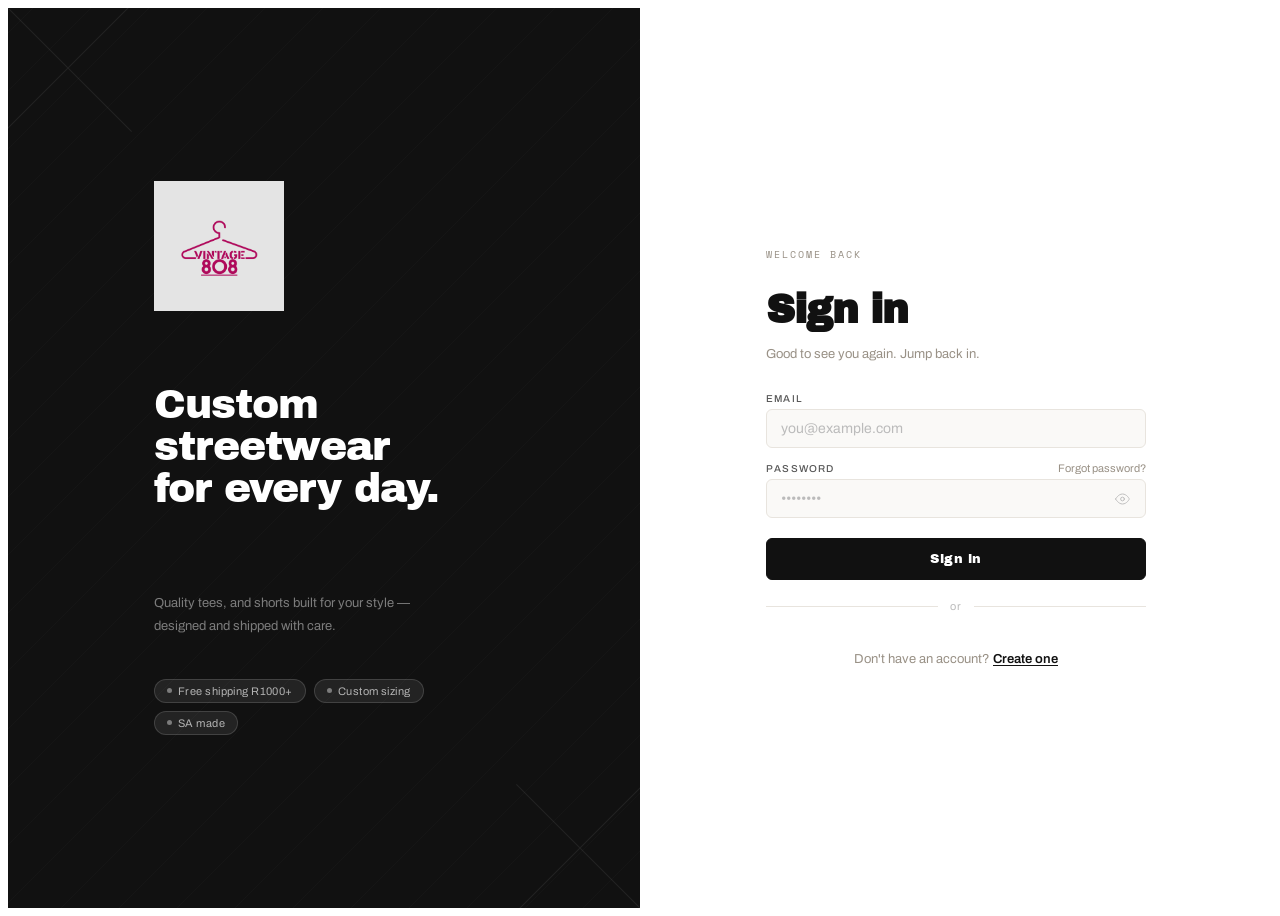
<file: login.html>
<!DOCTYPE html>
<html lang="en">
<head>
  <meta charset="UTF-8" />
  <meta name="viewport" content="width=device-width, initial-scale=1.0" />
<title>Sign In — Vintage808</title>
<meta name="description" content="Sign in or create your Vintage808 account." />
  <link rel="preconnect" href="https://fonts.googleapis.com" />
  <link rel="preconnect" href="https://fonts.gstatic.com" crossorigin />
  <link href="https://fonts.googleapis.com/css2?family=Archivo+Black&family=Archivo:wght@300;400;500&family=Space+Mono:wght@400;700&display=swap" rel="stylesheet" />
  <link rel="stylesheet" href="./css/pages/login.css" />
  <script src="https://accounts.google.com/gsi/client" async onload="window.onGoogleLibraryLoad?.()"></script>
</head>
<body data-page="login">

<main class="auth-page">

  <!-- ══ LEFT: BRAND PANEL ══ -->
  <div class="auth-brand">
    <div class="auth-x auth-x--tl"></div>
    <div class="auth-x auth-x--br"></div>
    <div class="auth-brand-inner">
      <a href="./index.html">
        <img src="./assets/logos/logo3.png" alt="Vintage808" class="auth-brand-logo" />
      </a>
      <p class="auth-brand-tagline">Custom streetwear<br/>for every day.</p>
      <p class="auth-brand-sub">Quality tees, and shorts built for your style — designed and shipped with care.</p>
      <div class="auth-brand-pills">
        <span class="auth-brand-pill"><span class="auth-brand-pill-dot"></span>Free shipping R1000+</span>
        <span class="auth-brand-pill"><span class="auth-brand-pill-dot"></span>Custom sizing</span>
        <span class="auth-brand-pill"><span class="auth-brand-pill-dot"></span>SA made</span>
      </div>
      
    </div>
  </div>

  <!-- ══ RIGHT: FORM SIDE ══ -->
  <div class="auth-form-side">

    <!-- LOGIN -->
    <div class="auth-form-wrap" id="panel-login">
      <p class="auth-eyebrow">Welcome back</p>
      <h1 class="auth-heading">Sign in</h1>
      <p class="auth-desc">Good to see you again. Jump back in.</p>

      <div class="auth-error" id="login-error" style="display:none;">
        <svg width="14" height="14" viewBox="0 0 24 24" fill="none" stroke="currentColor" stroke-width="2"><circle cx="12" cy="12" r="10"/><line x1="12" y1="8" x2="12" y2="12"/><line x1="12" y1="16" x2="12.01" y2="16"/></svg>
        <span id="login-error-msg">Invalid email or password.</span>
      </div>

      <div class="auth-fields">
        <div class="auth-field">
          <label class="auth-label" for="login-email">Email</label>
          <input class="auth-input" type="email" id="login-email" placeholder="you@example.com" autocomplete="email" />
        </div>
        <div class="auth-field">
          <label class="auth-label" for="login-password">
            Password
            <button type="button" class="auth-forgot" id="forgot-password-btn">Forgot password?</button>
          </label>
          <div class="auth-input-wrap">
            <input class="auth-input" type="password" id="login-password" placeholder="••••••••" autocomplete="current-password" />
            <button class="auth-toggle-pw" id="login-toggle-pw" type="button" aria-label="Show password">
              <svg width="15" height="15" viewBox="0 0 24 24" fill="none" stroke="currentColor" stroke-width="1.5" stroke-linecap="round" stroke-linejoin="round"><path d="M1 12s4-8 11-8 11 8 11 8-4 8-11 8-11-8-11-8z"/><circle cx="12" cy="12" r="3"/></svg>
            </button>
          </div>
        </div>
      </div>

      <button class="auth-btn" id="login-btn">
        <span id="login-btn-text">Sign in</span>
        <span id="login-btn-loader" style="display:none;">
          <svg class="auth-spinner" width="16" height="16" viewBox="0 0 24 24" fill="none" stroke="currentColor" stroke-width="2"><path d="M12 2v4M12 18v4M4.93 4.93l2.83 2.83M16.24 16.24l2.83 2.83M2 12h4M18 12h4M4.93 19.07l2.83-2.83M16.24 7.76l2.83-2.83"/></svg>
        </span>
      </button>

      <div class="auth-divider"><span>or</span></div>
      <div id="google-signin-btn" class="google-sdk-wrap"></div>

      <p class="auth-switch">
        Don't have an account?
        <button type="button" class="auth-switch-btn" id="go-to-register">Create one</button>
      </p>
    </div>

    <!-- REGISTER -->
    <div class="auth-form-wrap auth-form-wrap--hidden" id="panel-register">
      <p class="auth-eyebrow">Join us</p>
      <h1 class="auth-heading">Create account</h1>
      <p class="auth-desc">Set up your Vintage808 account in seconds.</p>

      <div class="auth-error" id="register-error" style="display:none;">
        <svg width="14" height="14" viewBox="0 0 24 24" fill="none" stroke="currentColor" stroke-width="2"><circle cx="12" cy="12" r="10"/><line x1="12" y1="8" x2="12" y2="12"/><line x1="12" y1="16" x2="12.01" y2="16"/></svg>
        <span id="register-error-msg">Something went wrong.</span>
      </div>

      <div class="auth-fields">
        <div class="auth-fields-row">
          <div class="auth-field">
            <label class="auth-label" for="reg-first">First name</label>
            <input class="auth-input" type="text" id="reg-first" placeholder="John" autocomplete="given-name" />
          </div>
          <div class="auth-field">
            <label class="auth-label" for="reg-last">Last name</label>
            <input class="auth-input" type="text" id="reg-last" placeholder="Doe" autocomplete="family-name" />
          </div>
        </div>
        <div class="auth-field">
          <label class="auth-label" for="reg-email">Email</label>
          <input class="auth-input" type="email" id="reg-email" placeholder="you@example.com" autocomplete="email" />
        </div>
        <div class="auth-field">
          <label class="auth-label" for="reg-password">Password</label>
          <div class="auth-input-wrap">
            <input class="auth-input" type="password" id="reg-password" placeholder="Min. 8 characters" autocomplete="new-password" />
            <button class="auth-toggle-pw" id="reg-toggle-pw" type="button" aria-label="Show password">
              <svg width="15" height="15" viewBox="0 0 24 24" fill="none" stroke="currentColor" stroke-width="1.5" stroke-linecap="round" stroke-linejoin="round"><path d="M1 12s4-8 11-8 11 8 11 8-4 8-11 8-11-8-11-8z"/><circle cx="12" cy="12" r="3"/></svg>
            </button>
          </div>
          <div class="pw-strength">
            <div class="pw-bar" id="pw-b0"></div>
            <div class="pw-bar" id="pw-b1"></div>
            <div class="pw-bar" id="pw-b2"></div>
            <div class="pw-bar" id="pw-b3"></div>
          </div>
        </div>
        <div class="auth-field">
          <label class="auth-label" for="reg-confirm">Confirm password</label>
          <div class="auth-input-wrap">
            <input class="auth-input" type="password" id="reg-confirm" placeholder="Repeat password" autocomplete="new-password" />
            <button class="auth-toggle-pw" id="reg-toggle-confirm" type="button" aria-label="Show password">
              <svg width="15" height="15" viewBox="0 0 24 24" fill="none" stroke="currentColor" stroke-width="1.5" stroke-linecap="round" stroke-linejoin="round"><path d="M1 12s4-8 11-8 11 8 11 8-4 8-11 8-11-8-11-8z"/><circle cx="12" cy="12" r="3"/></svg>
            </button>
          </div>
        </div>
      </div>

      <button class="auth-btn" id="register-btn">
        <span id="register-btn-text">Create account</span>
        <span id="register-btn-loader" style="display:none;">
          <svg class="auth-spinner" width="16" height="16" viewBox="0 0 24 24" fill="none" stroke="currentColor" stroke-width="2"><path d="M12 2v4M12 18v4M4.93 4.93l2.83 2.83M16.24 16.24l2.83 2.83M2 12h4M18 12h4M4.93 19.07l2.83-2.83M16.24 7.76l2.83-2.83"/></svg>
        </span>
      </button>

      <div class="auth-divider"><span>or</span></div>
      <div id="google-signin-btn-register" class="google-sdk-wrap"></div>

      <p class="auth-switch">
        Already have an account?
        <button type="button" class="auth-switch-btn" id="go-to-login">Sign in</button>
      </p>
    </div>

    <!-- FORGOT PASSWORD -->
    <div class="auth-form-wrap auth-form-wrap--hidden" id="panel-forgot">
      <p class="auth-eyebrow">Reset password</p>
      <h1 class="auth-heading">Forgot password?</h1>
      <p class="auth-sub">Enter your email and we'll send you a 6-digit code.</p>

      <div class="auth-error" id="forgot-error" style="display:none;">
        <svg width="14" height="14" viewBox="0 0 24 24" fill="none" stroke="currentColor" stroke-width="2"><circle cx="12" cy="12" r="10"/><line x1="12" y1="8" x2="12" y2="12"/><line x1="12" y1="16" x2="12.01" y2="16"/></svg>
        <span id="forgot-error-msg">Something went wrong.</span>
      </div>

      <div class="auth-fields">
        <div class="auth-field">
          <label class="auth-label" for="forgot-email">Email</label>
          <input class="auth-input" type="email" id="forgot-email" placeholder="you@example.com" autocomplete="email" />
        </div>
      </div>

      <button class="auth-btn" id="forgot-btn">
        <span id="forgot-btn-text">Send code</span>
        <span id="forgot-btn-loader" style="display:none;">
          <svg class="auth-spinner" width="16" height="16" viewBox="0 0 24 24" fill="none" stroke="currentColor" stroke-width="2"><path d="M12 2v4M12 18v4M4.93 4.93l2.83 2.83M16.24 16.24l2.83 2.83M2 12h4M18 12h4M4.93 19.07l2.83-2.83M16.24 7.76l2.83-2.83"/></svg>
        </span>
      </button>

      <p class="auth-switch">
        <button type="button" class="auth-switch-btn" id="back-to-login-from-forgot">← Back to sign in</button>
      </p>
    </div>

    <!-- OTP -->
    <div class="auth-form-wrap auth-form-wrap--hidden" id="panel-otp">
      <p class="auth-eyebrow">Verification</p>
      <h1 class="auth-heading">Enter code</h1>
      <p class="auth-sub" id="otp-sub">We sent a 6-digit code to your email.</p>

      <div class="auth-error" id="otp-error" style="display:none;">
        <svg width="14" height="14" viewBox="0 0 24 24" fill="none" stroke="currentColor" stroke-width="2"><circle cx="12" cy="12" r="10"/><line x1="12" y1="8" x2="12" y2="12"/><line x1="12" y1="16" x2="12.01" y2="16"/></svg>
        <span id="otp-error-msg">Invalid code.</span>
      </div>

      <div class="auth-fields">
        <div class="auth-field">
          <label class="auth-label" for="otp-input">6-digit code</label>
          <input class="auth-input auth-input--otp" type="text" id="otp-input" placeholder="000000" maxlength="6" autocomplete="one-time-code" inputmode="numeric" />
        </div>
      </div>

      <button class="auth-btn" id="otp-btn">
        <span id="otp-btn-text">Verify code</span>
        <span id="otp-btn-loader" style="display:none;">
          <svg class="auth-spinner" width="16" height="16" viewBox="0 0 24 24" fill="none" stroke="currentColor" stroke-width="2"><path d="M12 2v4M12 18v4M4.93 4.93l2.83 2.83M16.24 16.24l2.83 2.83M2 12h4M18 12h4M4.93 19.07l2.83-2.83M16.24 7.76l2.83-2.83"/></svg>
        </span>
      </button>

      <p class="auth-switch">
        <button type="button" class="auth-switch-btn" id="back-to-forgot">← Back</button>
      </p>
    </div>

    <!-- NEW PASSWORD -->
    <div class="auth-form-wrap auth-form-wrap--hidden" id="panel-reset">
      <p class="auth-eyebrow">Almost done</p>
      <h1 class="auth-heading">New password</h1>
      <p class="auth-sub">Choose a strong password for your account.</p>

      <div class="auth-error" id="reset-error" style="display:none;">
        <svg width="14" height="14" viewBox="0 0 24 24" fill="none" stroke="currentColor" stroke-width="2"><circle cx="12" cy="12" r="10"/><line x1="12" y1="8" x2="12" y2="12"/><line x1="12" y1="16" x2="12.01" y2="16"/></svg>
        <span id="reset-error-msg">Something went wrong.</span>
      </div>

      <div class="auth-success" id="reset-success" style="display:none;">
        <svg width="14" height="14" viewBox="0 0 24 24" fill="none" stroke="currentColor" stroke-width="2"><polyline points="20 6 9 17 4 12"/></svg>
        Password reset! Redirecting to sign in...
      </div>

      <div class="auth-fields">
        <div class="auth-field">
          <label class="auth-label" for="reset-password">New password</label>
          <div class="auth-input-wrap">
            <input class="auth-input" type="password" id="reset-password" placeholder="Min. 8 characters" autocomplete="new-password" />
            <button class="auth-toggle-pw" id="reset-toggle-pw" type="button" aria-label="Show password">
              <svg width="15" height="15" viewBox="0 0 24 24" fill="none" stroke="currentColor" stroke-width="1.5" stroke-linecap="round" stroke-linejoin="round"><path d="M1 12s4-8 11-8 11 8 11 8-4 8-11 8-11-8-11-8z"/><circle cx="12" cy="12" r="3"/></svg>
            </button>
          </div>
        </div>
        <div class="auth-field">
          <label class="auth-label" for="reset-confirm">Confirm password</label>
          <div class="auth-input-wrap">
            <input class="auth-input" type="password" id="reset-confirm" placeholder="Repeat password" autocomplete="new-password" />
            <button class="auth-toggle-pw" id="reset-toggle-confirm" type="button" aria-label="Show password">
              <svg width="15" height="15" viewBox="0 0 24 24" fill="none" stroke="currentColor" stroke-width="1.5" stroke-linecap="round" stroke-linejoin="round"><path d="M1 12s4-8 11-8 11 8 11 8-4 8-11 8-11-8-11-8z"/><circle cx="12" cy="12" r="3"/></svg>
            </button>
          </div>
        </div>
      </div>

      <button class="auth-btn" id="reset-btn">
        <span id="reset-btn-text">Reset password</span>
        <span id="reset-btn-loader" style="display:none;">
          <svg class="auth-spinner" width="16" height="16" viewBox="0 0 24 24" fill="none" stroke="currentColor" stroke-width="2"><path d="M12 2v4M12 18v4M4.93 4.93l2.83 2.83M16.24 16.24l2.83 2.83M2 12h4M18 12h4M4.93 19.07l2.83-2.83M16.24 7.76l2.83-2.83"/></svg>
        </span>
      </button>
    </div>

  </div><!-- /.auth-form-side -->
</main>

<script type="module" src="./js/main.js" defer></script>
<script type="module" src="./js/pages/login.js" defer></script>
</body>
</html>
</file>
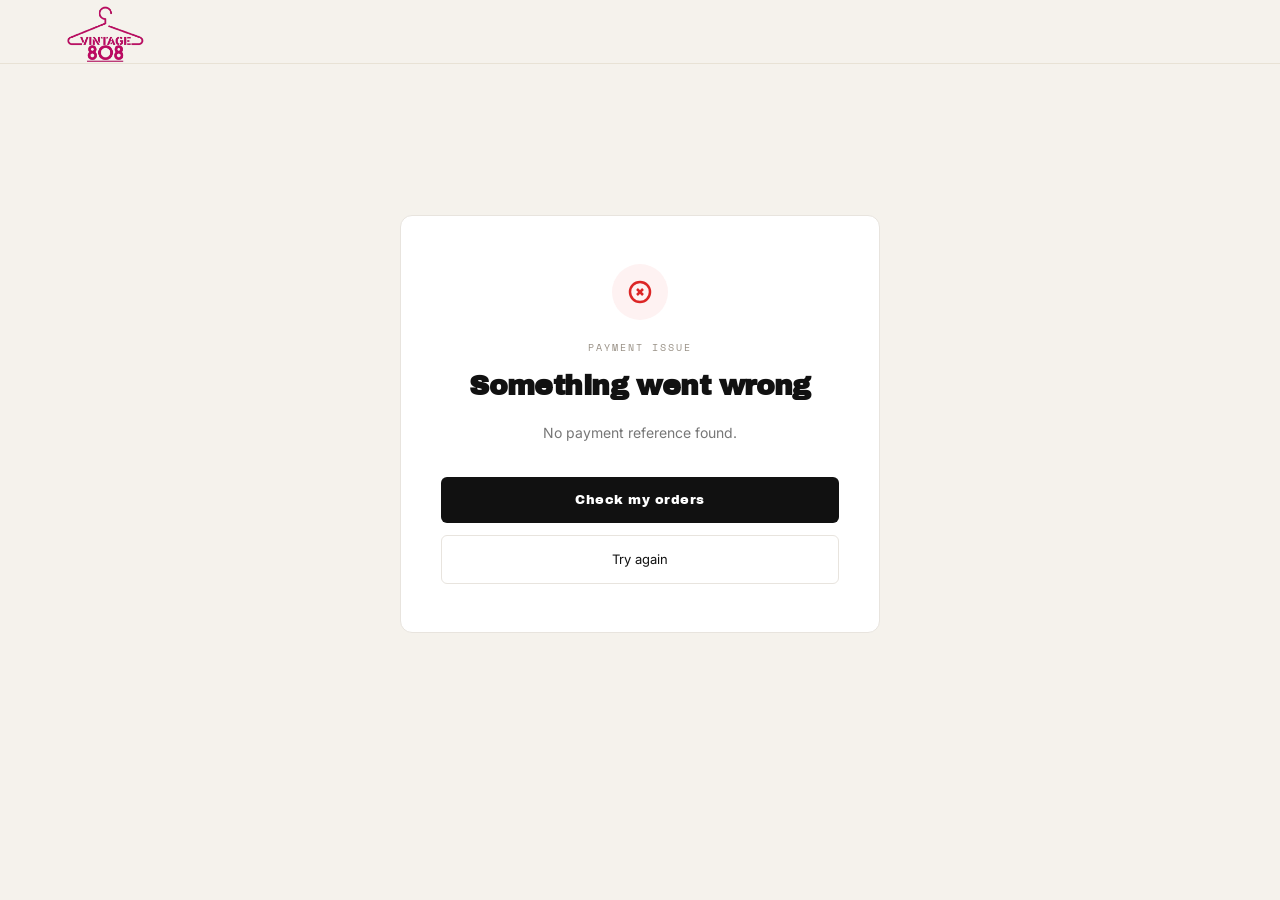
<file: order-success.html>
<!DOCTYPE html>
<html lang="en">
<head>
  <meta charset="UTF-8" />
  <meta name="viewport" content="width=device-width, initial-scale=1.0" />
  <title>Order Confirmed — Vintage808</title>
  <link rel="preconnect" href="https://fonts.googleapis.com" />
  <link rel="preconnect" href="https://fonts.gstatic.com" crossorigin />
  <link href="https://fonts.googleapis.com/css2?family=Archivo+Black&family=Archivo:wght@300;400;500&family=Space+Mono:wght@400;700&display=swap" rel="stylesheet" />
  <link rel="stylesheet" href="./css/components.css" />
  <link rel="stylesheet" href="./css/main.css" />
  <style>
    .success-page {
      min-height: 80vh;
      display: flex;
      align-items: center;
      justify-content: center;
      padding: 40px 24px;
    }
    .success-card {
      background: #fff;
      border: 1px solid #e8e4de;
      border-radius: 12px;
      padding: 48px 40px;
      max-width: 480px;
      width: 100%;
      text-align: center;
    }
    .success-icon {
      width: 56px; height: 56px;
      background: #f0fdf4;
      border-radius: 50%;
      display: flex; align-items: center; justify-content: center;
      margin: 0 auto 20px;
      color: #16a34a;
    }
    .success-eyebrow {
      font-family: 'Space Mono', monospace;
      font-size: 10px;
      letter-spacing: 0.2em;
      text-transform: uppercase;
      color: #999186;
      margin-bottom: 8px;
    }
    .success-heading {
      font-family: 'Archivo Black', sans-serif;
      font-size: 28px;
      letter-spacing: -0.02em;
      color: #111;
      margin-bottom: 12px;
    }
    .success-sub {
      font-size: 14px;
      color: #777;
      line-height: 1.7;
      margin-bottom: 32px;
    }
    .success-order-id {
      background: #faf9f7;
      border: 1px solid #e8e4de;
      border-radius: 6px;
      padding: 12px 20px;
      font-family: 'Space Mono', monospace;
      font-size: 13px;
      color: #111;
      margin-bottom: 32px;
    }
    .success-actions {
      display: flex; gap: 12px; flex-direction: column;
    }
    .btn-primary {
      padding: 13px 20px;
      background: #111; color: #fff;
      border: none; border-radius: 6px;
      font-family: 'Archivo Black', sans-serif;
      font-size: 13px; letter-spacing: 0.04em;
      cursor: pointer; text-decoration: none;
      display: block; text-align: center;
      transition: background 0.15s;
    }
    .btn-primary:hover { background: #333; }
    .btn-secondary {
      padding: 13px 20px;
      background: #fff; color: #111;
      border: 1px solid #e8e4de; border-radius: 6px;
      font-size: 13px; cursor: pointer;
      text-decoration: none; display: block; text-align: center;
      transition: border-color 0.15s;
    }
    .btn-secondary:hover { border-color: #aaa; }

    /* Loading state */
    .verifying {
      display: flex; flex-direction: column;
      align-items: center; gap: 16px;
      color: #777; font-size: 14px;
    }
    .spinner {
      width: 32px; height: 32px;
      border: 2px solid #e8e4de;
      border-top-color: #111;
      border-radius: 50%;
      animation: spin 0.7s linear infinite;
    }
    @keyframes spin { to { transform: rotate(360deg); } }

    /* Error state */
    .error-icon {
      width: 56px; height: 56px;
      background: #fef2f2;
      border-radius: 50%;
      display: flex; align-items: center; justify-content: center;
      margin: 0 auto 20px;
      color: #dc2626;
    }
  </style>
</head>
<body>

<nav>
  <a href="./index.html" class="nav-logo"><img src="./assets/logos/logo.png" alt="Vintage808" /></a>
</nav>

<main class="success-page">
  <div class="success-card" id="success-card">
    <!-- Filled by JS -->
    <div class="verifying">
      <div class="spinner"></div>
      Verifying your payment…
    </div>
  </div>
</main>

<script type="module">
  const API = window.location.hostname === '127.0.0.1' || window.location.hostname === 'localhost'
    ? 'http://localhost:5000/api'
    : 'https://vintage808-api-six.vercel.app/api';

  const card      = document.getElementById('success-card');
  const urlParams = new URLSearchParams(window.location.search);

  // Paystack returns ?trxref=xxx&reference=xxx in the callback URL
  const reference = urlParams.get('reference') || urlParams.get('trxref')
    || sessionStorage.getItem('v808_paystack_ref');

  async function verify() {
    if (!reference) {
      showError('No payment reference found.');
      return;
    }

    try {
      const res  = await fetch(`${API}/paystack/verify`, {
        method:  'POST',
        headers: { 'Content-Type': 'application/json' },
        body:    JSON.stringify({ reference }),
      });
      const data = await res.json();

      if (data.success) {
        // Clear cart and session data
        localStorage.removeItem('v808_cart');
        sessionStorage.removeItem('v808_pending_order');
        sessionStorage.removeItem('v808_paystack_ref');
        sessionStorage.removeItem('v808_paystack_order_id');

        showSuccess(data.order);
      } else {
        showError(data.message || 'Payment could not be verified.');
      }
    } catch (err) {
      showError('Could not verify payment. Please check your orders.');
    }
  }

  function showSuccess(order) {
    const orderNum = order?.orderNumber || ('#' + (order?._id || '').slice(-8).toUpperCase());
    card.innerHTML = `
      <div class="success-icon">
        <svg width="24" height="24" viewBox="0 0 24 24" fill="none" stroke="currentColor" stroke-width="2.5">
          <polyline points="20 6 9 17 4 12"/>
        </svg>
      </div>
      <p class="success-eyebrow">Payment confirmed</p>
      <h1 class="success-heading">Order placed!</h1>
      <p class="success-sub">
        Thanks for your order. We'll get it ready and send you an update when it ships.
      </p>
      <div class="success-order-id">Order ${orderNum}</div>
      <div class="success-actions">
        <a href="./account.html?tab=orders" class="btn-primary">View my orders</a>
        <a href="./shop.html" class="btn-secondary">Continue shopping</a>
      </div>
    `;
  }

  function showError(msg) {
    card.innerHTML = `
      <div class="error-icon">
        <svg width="24" height="24" viewBox="0 0 24 24" fill="none" stroke="currentColor" stroke-width="2.5">
          <circle cx="12" cy="12" r="10"/>
          <line x1="15" y1="9" x2="9" y2="15"/>
          <line x1="9" y1="9" x2="15" y2="15"/>
        </svg>
      </div>
      <p class="success-eyebrow">Payment issue</p>
      <h1 class="success-heading">Something went wrong</h1>
      <p class="success-sub">${msg}</p>
      <div class="success-actions">
        <a href="./account.html?tab=orders" class="btn-primary">Check my orders</a>
        <a href="./checkout.html" class="btn-secondary">Try again</a>
      </div>
    `;
  }

  verify();
</script>

</body>
</html>
</file>
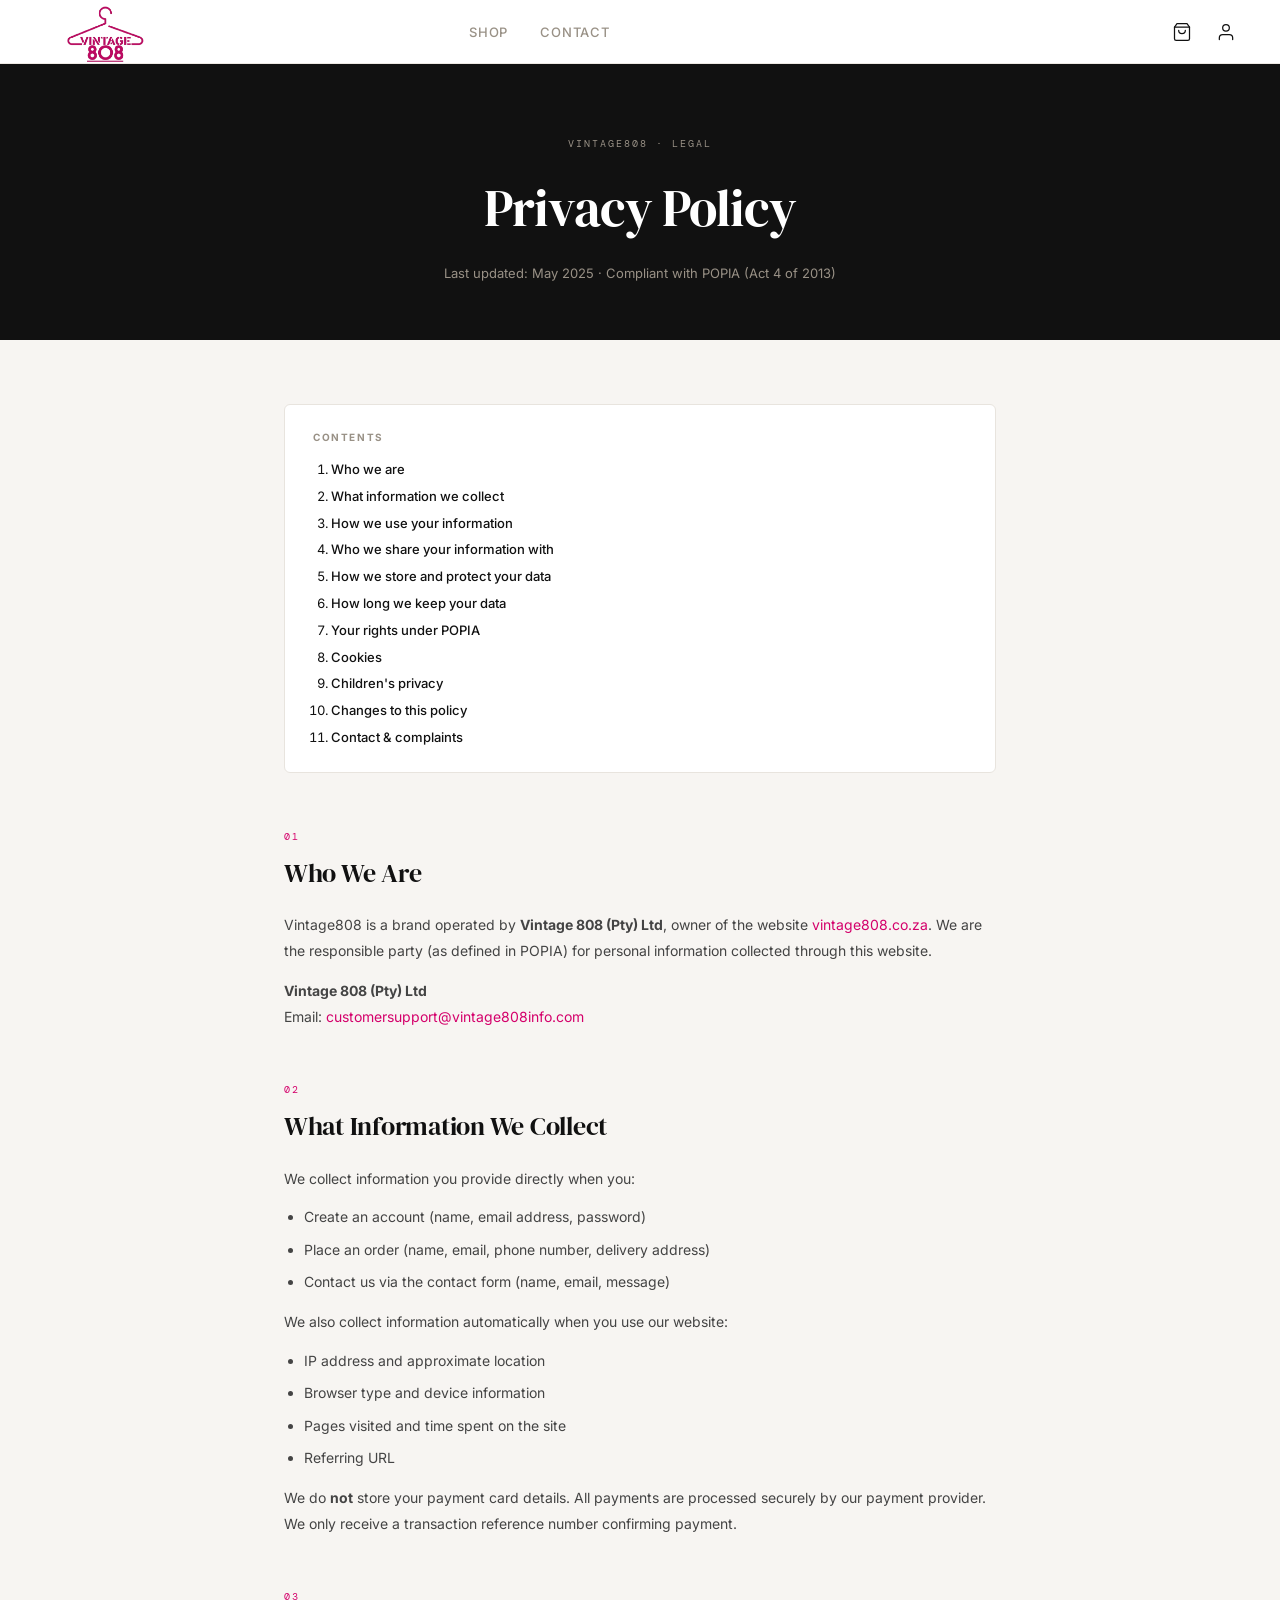
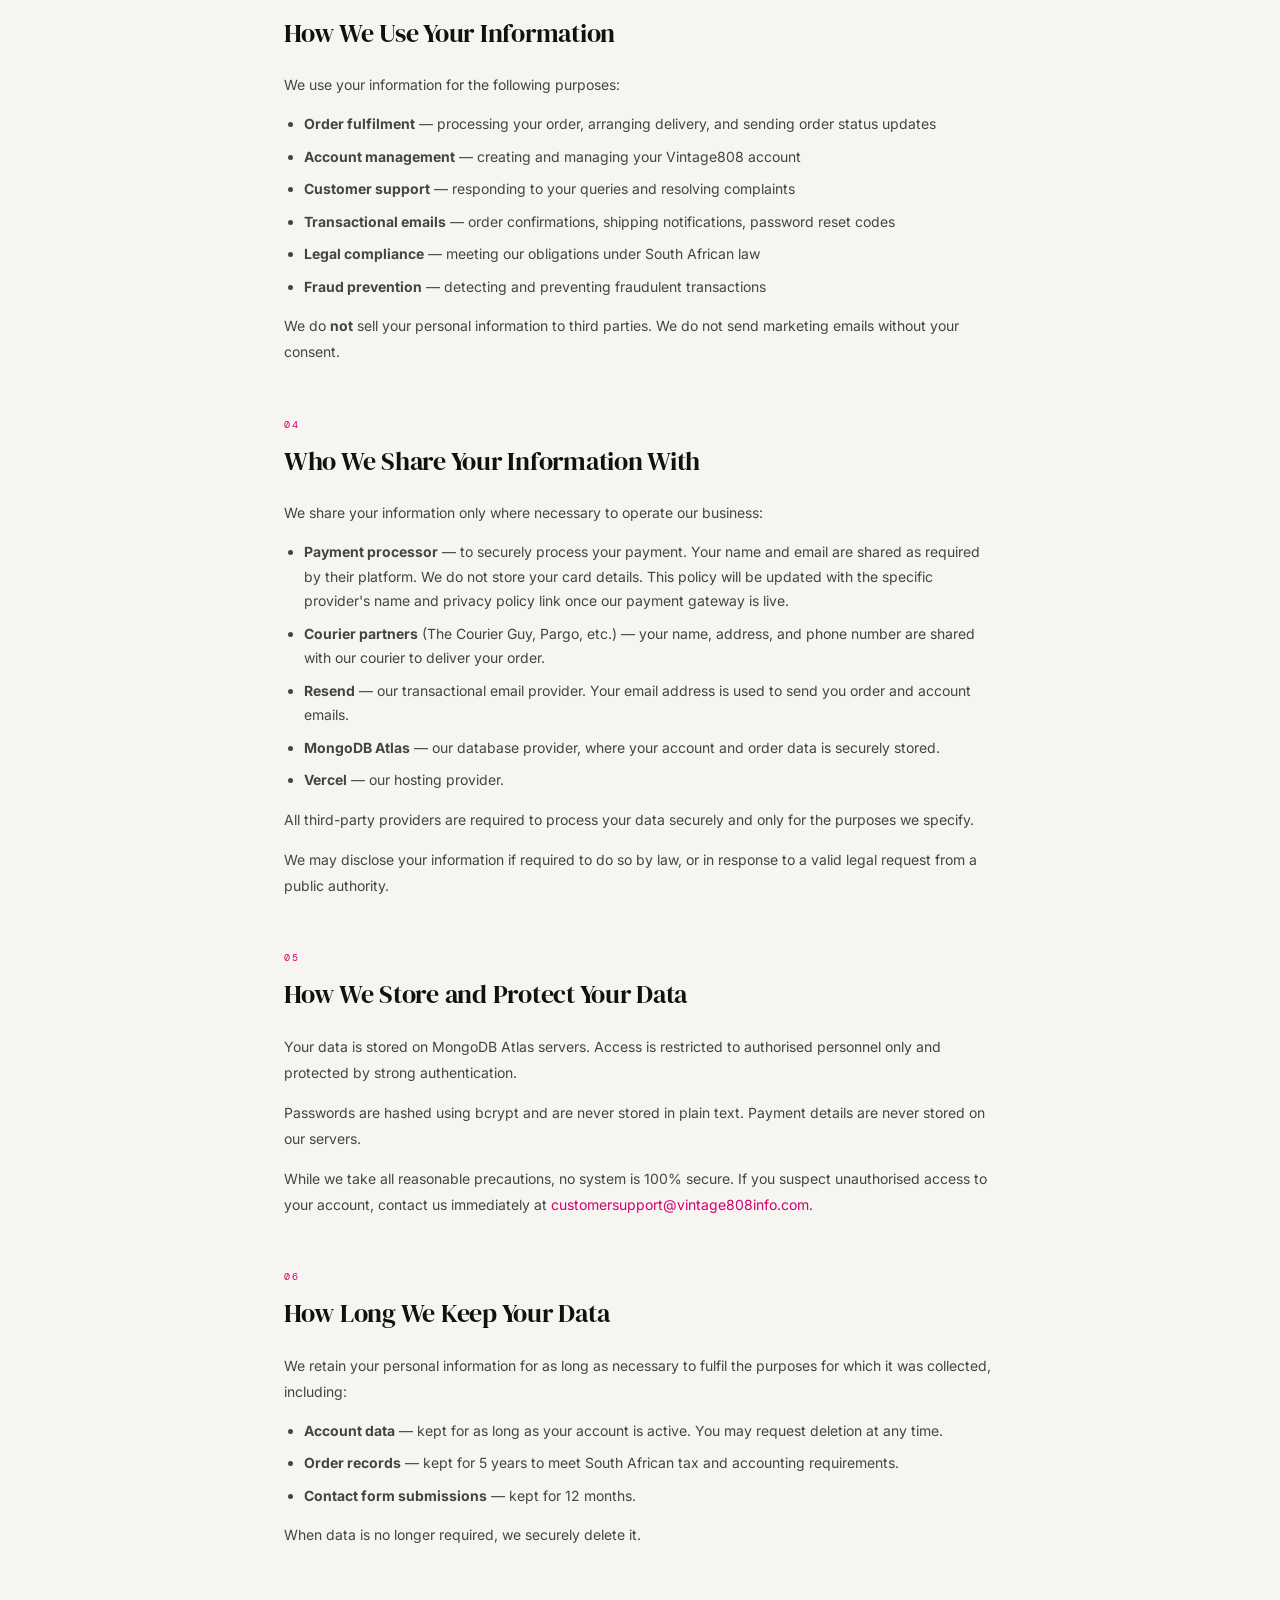
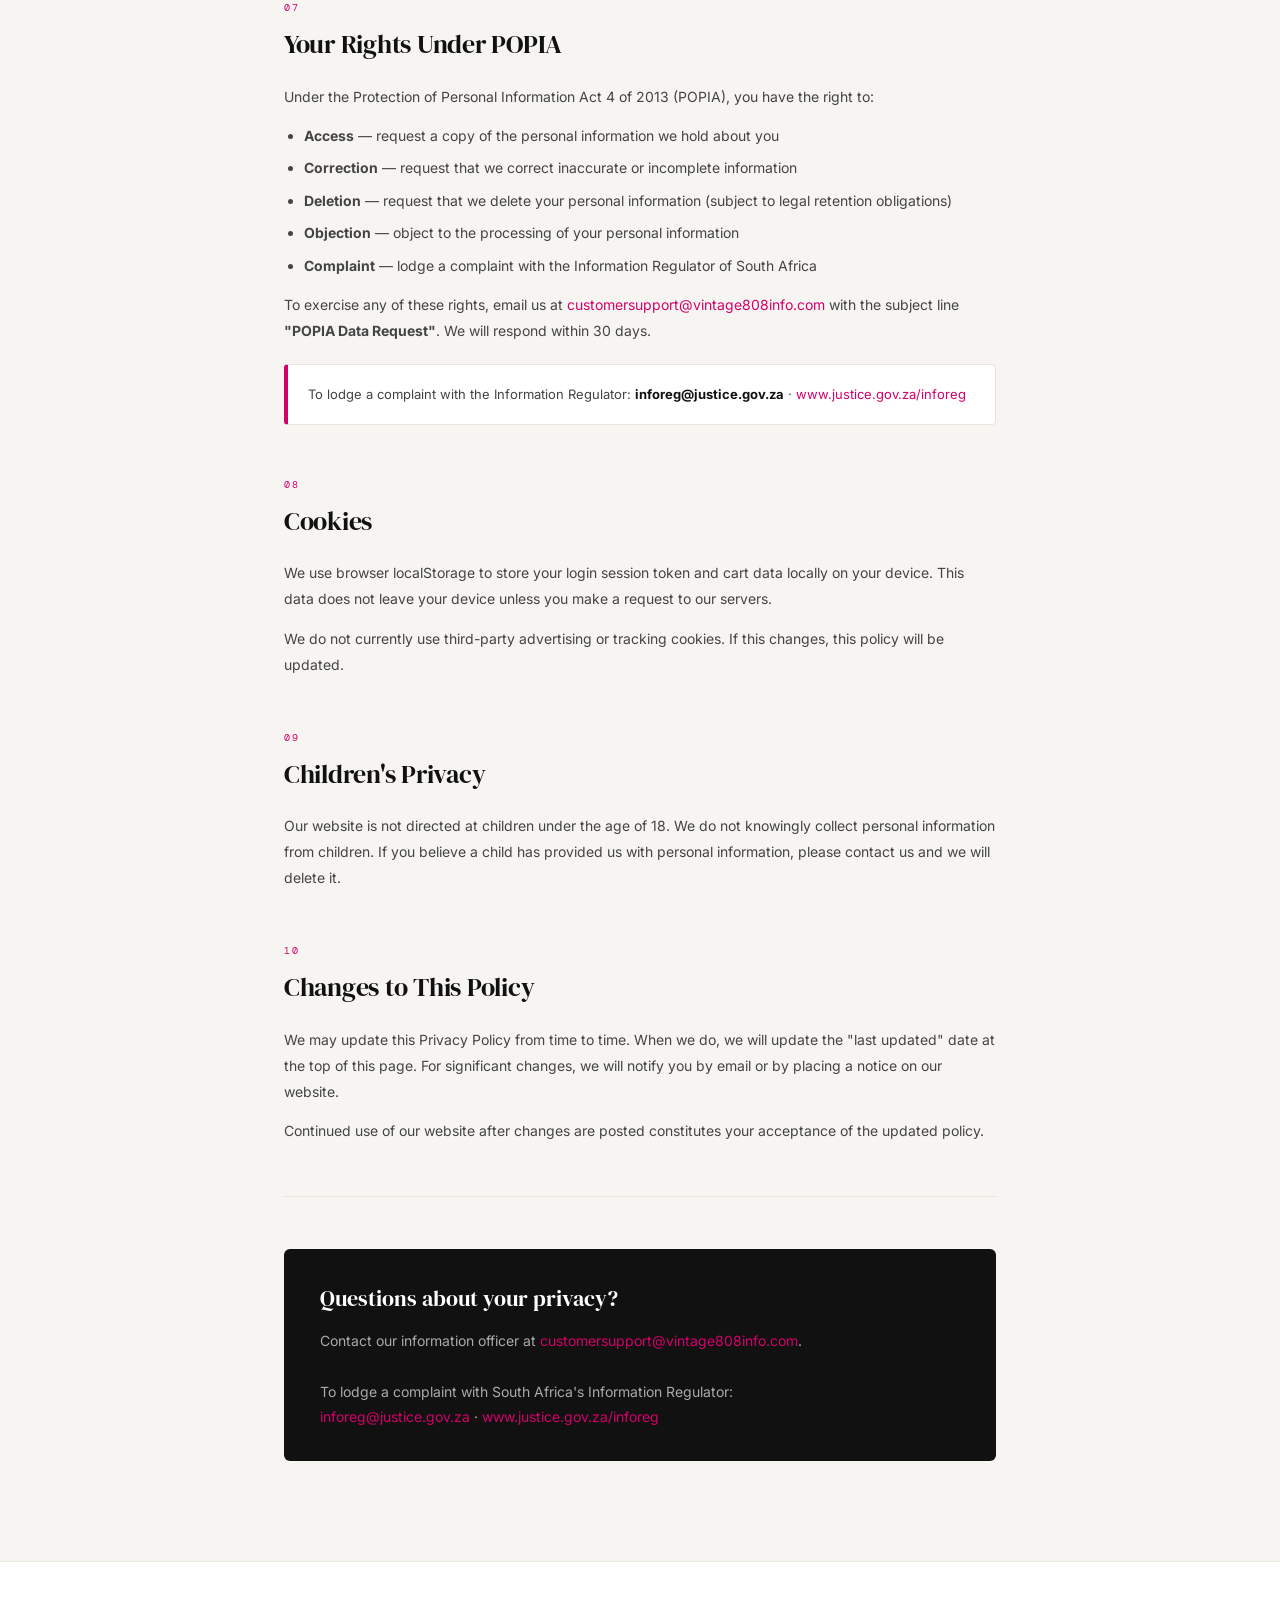
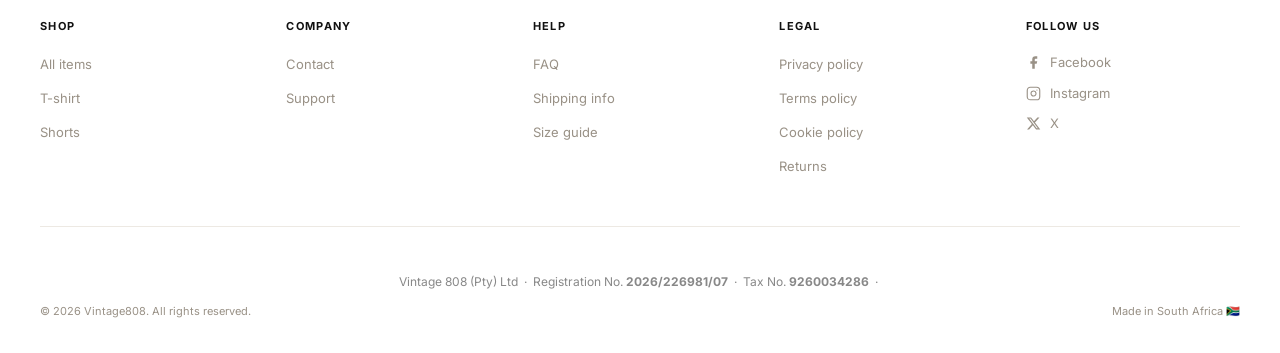
<file: privacy.html>
<!DOCTYPE html>
<html lang="en">
<head>
  <meta charset="UTF-8" />
  <meta name="viewport" content="width=device-width, initial-scale=1.0" />
  <title>Privacy Policy — Vintage808</title>
  <meta name="description" content="Vintage808 privacy policy — how we handle your data." />
  <link rel="preconnect" href="https://fonts.googleapis.com" />
  <link rel="preconnect" href="https://fonts.gstatic.com" crossorigin />
  <link href="https://fonts.googleapis.com/css2?family=DM+Serif+Display&family=DM+Sans:wght@400;500;600&family=DM+Mono:wght@400;500&display=swap" rel="stylesheet" />
  <link rel="stylesheet" href="./css/main.css" />
  <link rel="stylesheet" href="./css/components.css" />
  <style>
    :root {
      --black: #111111; --white: #ffffff; --sand: #ede9e3; --sand2: #f7f5f2;
      --mid: #999186; --accent: #d4006b;
      --font-display: 'DM Serif Display', serif;
      --font-body: 'DM Sans', sans-serif;
      --font-mono: 'DM Mono', monospace;
    }
    *, *::before, *::after { box-sizing: border-box; margin: 0; padding: 0; }
    body { font-family: var(--font-body); background: var(--sand2); color: var(--black); -webkit-font-smoothing: antialiased; }
    a { color: var(--accent); text-decoration: none; }
    a:hover { text-decoration: underline; }
    .legal-hero { background: var(--black); padding: 72px 40px 56px; text-align: center; }
    .legal-hero-eyebrow { font-family: var(--font-mono); font-size: 10px; letter-spacing: .2em; text-transform: uppercase; color: var(--mid); margin-bottom: 14px; }
    .legal-hero h1 { font-family: var(--font-display); font-size: clamp(32px, 5vw, 52px); font-weight: 400; color: var(--white); letter-spacing: -.02em; }
    .legal-hero-sub { margin-top: 14px; font-size: 13px; color: var(--mid); }
    .legal-body { max-width: 760px; margin: 0 auto; padding: 64px 24px 100px; }
    .legal-toc { background: var(--white); border: 1px solid #e8e4de; border-radius: 6px; padding: 24px 28px; margin-bottom: 56px; }
    .legal-toc-title { font-size: 10px; font-weight: 700; letter-spacing: .16em; text-transform: uppercase; color: var(--mid); margin-bottom: 14px; }
    .legal-toc ol { padding-left: 18px; display: flex; flex-direction: column; gap: 6px; }
    .legal-toc li { font-size: 13px; }
    .legal-toc a { color: var(--black); font-weight: 500; }
    .legal-toc a:hover { color: var(--accent); text-decoration: none; }
    .legal-section { margin-bottom: 52px; }
    .legal-section-num { font-family: var(--font-mono); font-size: 10px; letter-spacing: .18em; text-transform: uppercase; color: var(--accent); margin-bottom: 8px; }
    .legal-section h2 { font-family: var(--font-display); font-size: clamp(20px, 3vw, 26px); font-weight: 400; letter-spacing: -.01em; color: var(--black); margin-bottom: 18px; }
    .legal-section p { font-size: 14px; line-height: 1.85; color: #444; margin-bottom: 14px; }
    .legal-section p:last-child { margin-bottom: 0; }
    .legal-section ul, .legal-section ol { padding-left: 20px; margin-bottom: 14px; display: flex; flex-direction: column; gap: 8px; }
    .legal-section li { font-size: 14px; line-height: 1.75; color: #444; }
    .legal-highlight { background: var(--white); border: 1px solid #e8e4de; border-left: 4px solid var(--accent); border-radius: 4px; padding: 18px 20px; margin: 20px 0; }
    .legal-highlight p { margin: 0; font-size: 13px; line-height: 1.75; color: #444; }
    .legal-highlight strong { color: var(--black); }
    .legal-divider { height: 1px; background: #e8e4de; margin: 52px 0; }
    .legal-contact-card { background: var(--black); color: var(--white); border-radius: 6px; padding: 32px 36px; margin-top: 52px; }
    .legal-contact-card h3 { font-family: var(--font-display); font-size: 22px; font-weight: 400; margin-bottom: 12px; }
    .legal-contact-card p { font-size: 14px; color: #aaa; line-height: 1.8; margin-bottom: 0; }
    .legal-contact-card a { color: var(--accent); }
    @media (max-width: 600px) { .legal-hero { padding: 48px 20px 40px; } .legal-body { padding: 40px 16px 72px; } }
  </style>
</head>
<body>

<!-- ── Navigation ── -->
<nav>
  <a href="./index.html" class="nav-logo"><img src="./assets/logos/logo.png" alt="Vintage808" /></a>
  <ul class="nav-links">
    <li><a href="./shop.html">Shop</a></li>
    <li><a href="./contact.html">Contact</a></li>
  </ul>
  <div class="nav-actions">
    <div class="nav-icons">
      <div class="cart-wrap">
        <button class="nav-icon-btn" aria-label="Cart">
          <svg width="20" height="20" viewBox="0 0 24 24" fill="none" stroke="currentColor" stroke-width="1.5" stroke-linecap="round" stroke-linejoin="round">
            <path d="M6 2 3 6v14a2 2 0 0 0 2 2h14a2 2 0 0 0 2-2V6l-3-4z"/>
            <line x1="3" y1="6" x2="21" y2="6"/>
            <path d="M16 10a4 4 0 0 1-8 0"/>
          </svg>
        </button>
        <span class="cart-badge" style="display:none;">0</span>
      </div>
      <button class="nav-icon-btn" aria-label="Account">
        <svg width="20" height="20" viewBox="0 0 24 24" fill="none" stroke="currentColor" stroke-width="1.5" stroke-linecap="round" stroke-linejoin="round">
          <path d="M20 21v-2a4 4 0 0 0-4-4H8a4 4 0 0 0-4 4v2"/>
          <circle cx="12" cy="7" r="4"/>
        </svg>
      </button>
    </div>
    <button class="nav-burger" aria-label="Toggle menu" aria-expanded="false">
      <span></span><span></span><span></span>
    </button>
  </div>
</nav>
<!-- ── Mobile Drawer ── -->
<div class="nav-drawer" aria-hidden="true">
  <ul class="nav-drawer-links">
     <li><a href="./index.html">Home</a></li>
    <li><a href="./shop.html">Shop</a></li>
    <li><a href="./account.html">Account</a></li>
    <li><a href="./contact.html">Contact</a></li>
  </ul>
 <div class="nav-drawer-bottom">
  <div class="nav-drawer-icons">
    <button class="nav-drawer-icon-btn" aria-label="Cart">
      <svg width="16" height="16" viewBox="0 0 24 24" fill="none" stroke="currentColor" stroke-width="1.5" stroke-linecap="round" stroke-linejoin="round">
        <path d="M6 2 3 6v14a2 2 0 0 0 2 2h14a2 2 0 0 0 2-2V6l-3-4z"/>
        <line x1="3" y1="6" x2="21" y2="6"/>
        <path d="M16 10a4 4 0 0 1-8 0"/>
      </svg>
      Cart <span class="drawer-badge" style="display:none;">0</span>
    </button>
    <button class="nav-drawer-icon-btn" aria-label="Account">
      <svg width="16" height="16" viewBox="0 0 24 24" fill="none" stroke="currentColor" stroke-width="1.5" stroke-linecap="round" stroke-linejoin="round">
        <path d="M20 21v-2a4 4 0 0 0-4-4H8a4 4 0 0 0-4 4v2"/>
        <circle cx="12" cy="7" r="4"/>
      </svg>
      Account
    </button>
  </div>

  <!-- Sign out — only shown when logged in -->
  <button id="drawer-logout-btn" style="display:none;width:100%;margin:12px 0 4px;padding:11px 16px;background:none;border:1px solid #e8e4de;border-radius:4px;font-size:12px;font-weight:600;letter-spacing:.08em;text-transform:uppercase;color:#111;cursor:pointer;text-align:left;gap:8px;align-items:center;">
    <svg width="13" height="13" viewBox="0 0 24 24" fill="none" stroke="currentColor" stroke-width="2" style="vertical-align:middle;margin-right:6px;"><path d="M9 21H5a2 2 0 01-2-2V5a2 2 0 012-2h4"/><polyline points="16 17 21 12 16 7"/><line x1="21" y1="12" x2="9" y2="12"/></svg>
    Sign out
  </button>


</div>
</div>
<!-- Cart Overlay -->
<div id="cart-overlay"></div>

<!-- Cart Drawer -->
<aside id="cart-drawer">
  <div class="cart-drawer-header">
    <h2 class="cart-drawer-title">Your cart</h2>
    <button id="cart-drawer-close" aria-label="Close cart">
      <svg width="18" height="18" viewBox="0 0 24 24" fill="none" stroke="currentColor" stroke-width="2">
        <line x1="18" y1="6" x2="6" y2="18"/><line x1="6" y1="6" x2="18" y2="18"/>
      </svg>
    </button>
  </div>
  <div class="cart-drawer-body" id="cart-drawer-body">
    <div class="cart-empty"><p>Your cart is empty</p></div>
  </div>
  <div class="cart-drawer-footer" id="cart-drawer-footer" style="display:none;">
    <div class="cart-drawer-subtotal">
      <span>Subtotal</span>
      <span id="cart-drawer-total">R0.00</span>
    </div>
    <p class="cart-shipping-note">Shipping calculated at checkout</p>
    <a href="./checkout.html" class="btn-checkout">Checkout</a>
  </div>
</aside>

<div class="legal-hero">
  <div class="legal-hero-eyebrow">Vintage808 · Legal</div>
  <h1>Privacy Policy</h1>
  <p class="legal-hero-sub">Last updated: May 2025 · Compliant with POPIA (Act 4 of 2013)</p>
</div>

<div class="legal-body">

  <div class="legal-toc">
    <div class="legal-toc-title">Contents</div>
    <ol>
      <li><a href="#who-we-are">Who we are</a></li>
      <li><a href="#what-we-collect">What information we collect</a></li>
      <li><a href="#how-we-use">How we use your information</a></li>
      <li><a href="#who-we-share">Who we share your information with</a></li>
      <li><a href="#storage">How we store and protect your data</a></li>
      <li><a href="#retention">How long we keep your data</a></li>
      <li><a href="#your-rights">Your rights under POPIA</a></li>
      <li><a href="#cookies">Cookies</a></li>
      <li><a href="#children">Children's privacy</a></li>
      <li><a href="#changes">Changes to this policy</a></li>
      <li><a href="#contact">Contact &amp; complaints</a></li>
    </ol>
  </div>

  <!-- 01 -->
  <div class="legal-section" id="who-we-are">
    <div class="legal-section-num">01</div>
    <h2>Who We Are</h2>
    <p>Vintage808 is a brand operated by <strong>Vintage 808 (Pty) Ltd</strong>, owner of the website <a href="https://vintage808.co.za">vintage808.co.za</a>. We are the responsible party (as defined in POPIA) for personal information collected through this website.</p>
    <p>
      <strong>Vintage 808 (Pty) Ltd</strong><br/>
      <!-- Registration number: [COMPANY REG NUMBER] — add once available -->
      <!-- Address: [STREET ADDRESS], [CITY], [PROVINCE], [POSTAL CODE], South Africa -->
      Email: <a href="mailto:customersupport@vintage808info.com">customersupport@vintage808info.com</a>
    </p>
  </div>

  <!-- 02 -->
  <div class="legal-section" id="what-we-collect">
    <div class="legal-section-num">02</div>
    <h2>What Information We Collect</h2>
    <p>We collect information you provide directly when you:</p>
    <ul>
      <li>Create an account (name, email address, password)</li>
      <li>Place an order (name, email, phone number, delivery address)</li>
      <li>Contact us via the contact form (name, email, message)</li>
    </ul>
    <p>We also collect information automatically when you use our website:</p>
    <ul>
      <li>IP address and approximate location</li>
      <li>Browser type and device information</li>
      <li>Pages visited and time spent on the site</li>
      <li>Referring URL</li>
    </ul>
    <p>We do <strong>not</strong> store your payment card details. All payments are processed securely by our payment provider. We only receive a transaction reference number confirming payment.</p>
  </div>

  <!-- 03 -->
  <div class="legal-section" id="how-we-use">
    <div class="legal-section-num">03</div>
    <h2>How We Use Your Information</h2>
    <p>We use your information for the following purposes:</p>
    <ul>
      <li><strong>Order fulfilment</strong> — processing your order, arranging delivery, and sending order status updates</li>
      <li><strong>Account management</strong> — creating and managing your Vintage808 account</li>
      <li><strong>Customer support</strong> — responding to your queries and resolving complaints</li>
      <li><strong>Transactional emails</strong> — order confirmations, shipping notifications, password reset codes</li>
      <li><strong>Legal compliance</strong> — meeting our obligations under South African law</li>
      <li><strong>Fraud prevention</strong> — detecting and preventing fraudulent transactions</li>
    </ul>
    <p>We do <strong>not</strong> sell your personal information to third parties. We do not send marketing emails without your consent.</p>
  </div>

  <!-- 04 -->
  <div class="legal-section" id="who-we-share">
    <div class="legal-section-num">04</div>
    <h2>Who We Share Your Information With</h2>
    <p>We share your information only where necessary to operate our business:</p>
    <ul>
      <li><strong>Payment processor</strong> — to securely process your payment. Your name and email are shared as required by their platform. We do not store your card details. This policy will be updated with the specific provider's name and privacy policy link once our payment gateway is live.</li>
      <li><strong>Courier partners</strong> (The Courier Guy, Pargo, etc.) — your name, address, and phone number are shared with our courier to deliver your order.</li>
      <li><strong>Resend</strong> — our transactional email provider. Your email address is used to send you order and account emails.</li>
      <li><strong>MongoDB Atlas</strong> — our database provider, where your account and order data is securely stored.</li>
      <li><strong>Vercel</strong> — our hosting provider.</li>
    </ul>
    <p>All third-party providers are required to process your data securely and only for the purposes we specify.</p>
    <p>We may disclose your information if required to do so by law, or in response to a valid legal request from a public authority.</p>
  </div>

  <!-- 05 -->
  <div class="legal-section" id="storage">
    <div class="legal-section-num">05</div>
    <h2>How We Store and Protect Your Data</h2>
    <p>Your data is stored on MongoDB Atlas servers. Access is restricted to authorised personnel only and protected by strong authentication.</p>
    <p>Passwords are hashed using bcrypt and are never stored in plain text. Payment details are never stored on our servers.</p>
    <p>While we take all reasonable precautions, no system is 100% secure. If you suspect unauthorised access to your account, contact us immediately at <a href="mailto:customersupport@vintage808info.com">customersupport@vintage808info.com</a>.</p>
  </div>

  <!-- 06 -->
  <div class="legal-section" id="retention">
    <div class="legal-section-num">06</div>
    <h2>How Long We Keep Your Data</h2>
    <p>We retain your personal information for as long as necessary to fulfil the purposes for which it was collected, including:</p>
    <ul>
      <li><strong>Account data</strong> — kept for as long as your account is active. You may request deletion at any time.</li>
      <li><strong>Order records</strong> — kept for 5 years to meet South African tax and accounting requirements.</li>
      <li><strong>Contact form submissions</strong> — kept for 12 months.</li>
    </ul>
    <p>When data is no longer required, we securely delete it.</p>
  </div>

  <!-- 07 -->
  <div class="legal-section" id="your-rights">
    <div class="legal-section-num">07</div>
    <h2>Your Rights Under POPIA</h2>
    <p>Under the Protection of Personal Information Act 4 of 2013 (POPIA), you have the right to:</p>
    <ul>
      <li><strong>Access</strong> — request a copy of the personal information we hold about you</li>
      <li><strong>Correction</strong> — request that we correct inaccurate or incomplete information</li>
      <li><strong>Deletion</strong> — request that we delete your personal information (subject to legal retention obligations)</li>
      <li><strong>Objection</strong> — object to the processing of your personal information</li>
      <li><strong>Complaint</strong> — lodge a complaint with the Information Regulator of South Africa</li>
    </ul>
    <p>To exercise any of these rights, email us at <a href="mailto:customersupport@vintage808info.com">customersupport@vintage808info.com</a> with the subject line <strong>"POPIA Data Request"</strong>. We will respond within 30 days.</p>
    <div class="legal-highlight">
      <p>To lodge a complaint with the Information Regulator: <strong>inforeg@justice.gov.za</strong> · <a href="https://www.justice.gov.za/inforeg" target="_blank" rel="noopener">www.justice.gov.za/inforeg</a></p>
    </div>
  </div>

  <!-- 08 -->
  <div class="legal-section" id="cookies">
    <div class="legal-section-num">08</div>
    <h2>Cookies</h2>
    <p>We use browser <code>localStorage</code> to store your login session token and cart data locally on your device. This data does not leave your device unless you make a request to our servers.</p>
    <p>We do not currently use third-party advertising or tracking cookies. If this changes, this policy will be updated.</p>
  </div>

  <!-- 09 -->
  <div class="legal-section" id="children">
    <div class="legal-section-num">09</div>
    <h2>Children's Privacy</h2>
    <p>Our website is not directed at children under the age of 18. We do not knowingly collect personal information from children. If you believe a child has provided us with personal information, please contact us and we will delete it.</p>
  </div>

  <!-- 10 -->
  <div class="legal-section" id="changes">
    <div class="legal-section-num">10</div>
    <h2>Changes to This Policy</h2>
    <p>We may update this Privacy Policy from time to time. When we do, we will update the "last updated" date at the top of this page. For significant changes, we will notify you by email or by placing a notice on our website.</p>
    <p>Continued use of our website after changes are posted constitutes your acceptance of the updated policy.</p>
  </div>

  <div class="legal-divider"></div>

  <div class="legal-contact-card" id="contact">
    <h3>Questions about your privacy?</h3>
    <p>
      Contact our information officer at <a href="mailto:customersupport@vintage808info.com">customersupport@vintage808info.com</a>.<br/><br/>
      To lodge a complaint with South Africa's Information Regulator:<br/>
      <a href="mailto:inforeg@justice.gov.za">inforeg@justice.gov.za</a> · <a href="https://www.justice.gov.za/inforeg" target="_blank" rel="noopener">www.justice.gov.za/inforeg</a>
    </p>
  </div>

</div>

<!-- ── Footer ── -->
<footer>
  <div class="footer-grid">
    <div>
      <p class="footer-col-title">Shop</p>
      <ul class="footer-links">
        <li><a href="./shop.html">All items</a></li>
        <li><a href="./shop.html">T-shirt</a></li>
        <li><a href="./shop.html">Shorts</a></li>
      </ul>
    </div>
    <div>
      <p class="footer-col-title">Company</p>
      <ul class="footer-links">
        
        <li><a href="./contact.html">Contact</a></li>
        <li><a href="./contact.html">Support</a></li>
      </ul>
    </div>
    <div>
      <p class="footer-col-title">Help</p>
      <ul class="footer-links">
        <li><a href="./faq.html">FAQ</a></li>
        <li><a href="./shipping.html">Shipping info</a></li>
        <li><a href="#">Size guide</a></li>
      </ul>
    </div>
    <div>
      <p class="footer-col-title">Legal</p>
      <ul class="footer-links">
        <li><a href="./privacy.html">Privacy policy</a></li>
        <li><a href="./terms.html">Terms policy</a></li>
        <li><a href="#">Cookie policy</a></li>
        <li><a href="./returns.html">Returns</a></li>
      </ul>
    </div>
    <div>
      <p class="footer-col-title">Follow Us</p>
      <ul class="social-links">
        <li><a href="#" class="social-link"><span class="social-icon"><svg width="15" height="15" viewBox="0 0 24 24" fill="currentColor"><path d="M18 2h-3a5 5 0 0 0-5 5v3H7v4h3v8h4v-8h3l1-4h-4V7a1 1 0 0 1 1-1h3z"/></svg></span>Facebook</a></li>
        <li><a href="#" class="social-link"><span class="social-icon"><svg width="15" height="15" viewBox="0 0 24 24" fill="none" stroke="currentColor" stroke-width="1.8" stroke-linecap="round" stroke-linejoin="round"><rect x="2" y="2" width="20" height="20" rx="5"/><path d="M16 11.37A4 4 0 1 1 12.63 8 4 4 0 0 1 16 11.37z"/><line x1="17.5" y1="6.5" x2="17.51" y2="6.5"/></svg></span>Instagram</a></li>
        <li><a href="#" class="social-link"><span class="social-icon"><svg width="15" height="15" viewBox="0 0 24 24" fill="currentColor"><path d="M18.244 2.25h3.308l-7.227 8.26 8.502 11.24H16.17l-5.214-6.817L4.99 21.75H1.68l7.73-8.835L1.254 2.25H8.08l4.713 6.231zm-1.161 17.52h1.833L7.084 4.126H5.117z"/></svg></span>X</a></li>
      </ul>
    </div>
  </div>

<!-- ── Business registration (compliance) ── -->
<div class="footer-legal-strip">
  <p>
    Vintage 808 (Pty) Ltd &nbsp;·&nbsp;
    Registration No. <strong>2026/226981/07</strong> &nbsp;·&nbsp;
    Tax No. <strong>9260034286</strong> &nbsp;·&nbsp;

  </p>
</div>

  <div class="footer-bottom">
    <span>© 2026 Vintage808. All rights reserved.</span>
    <span>Made in South Africa 🇿🇦</span>
  </div>
</footer>

<script type="module" src="./js/main.js"></script>
</body>
</html>
</file>
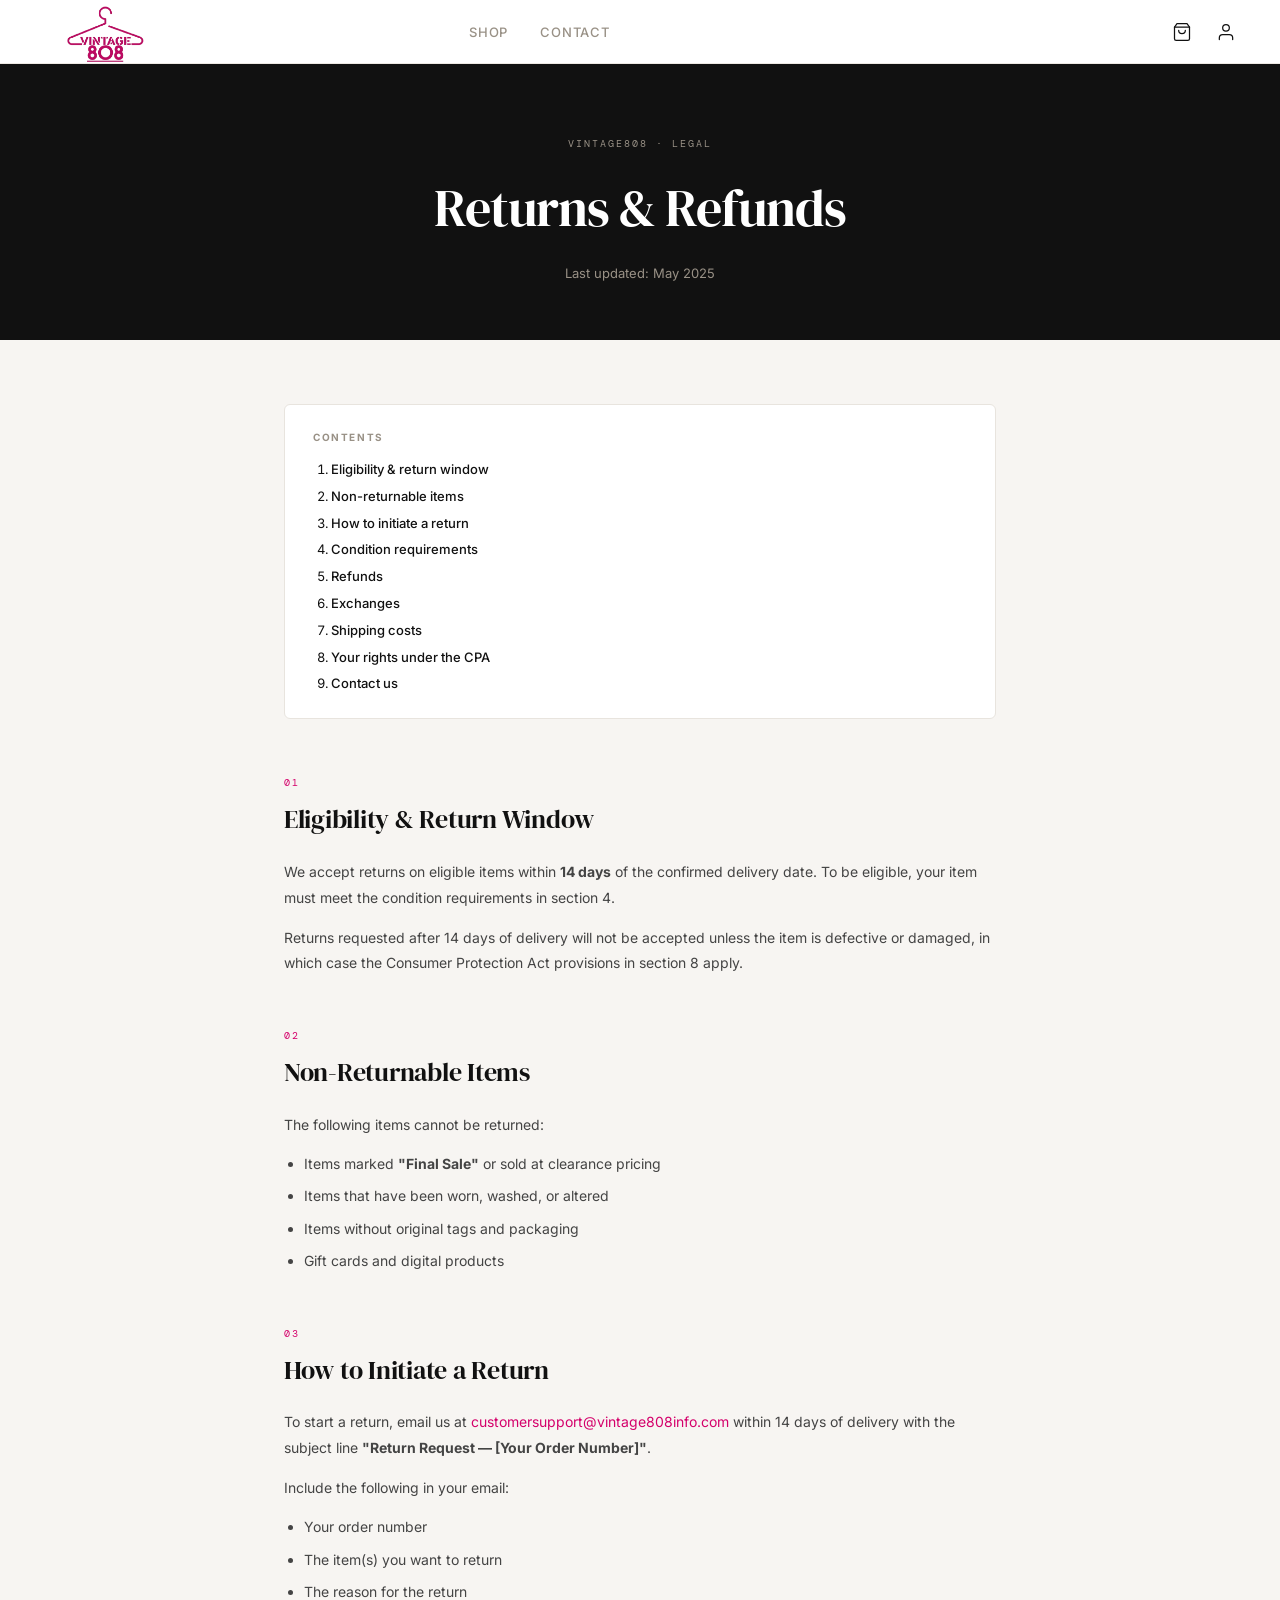
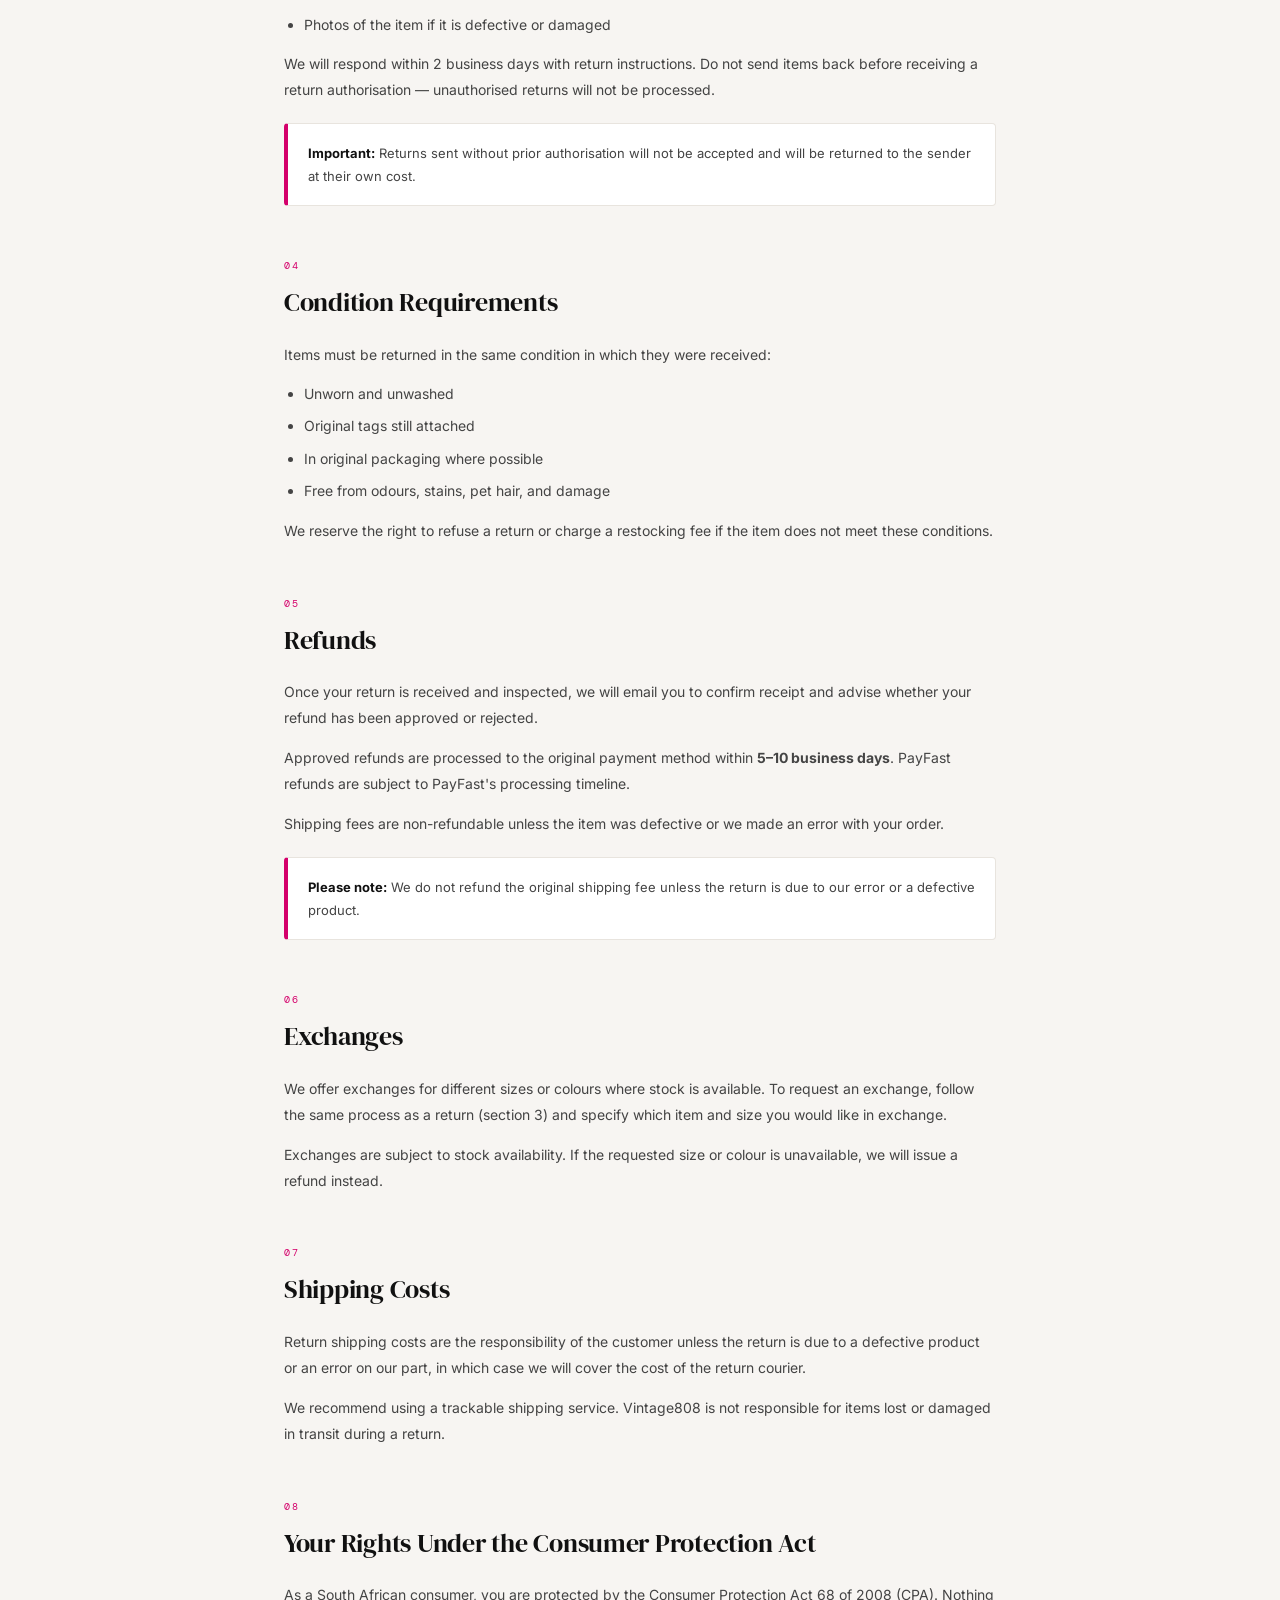
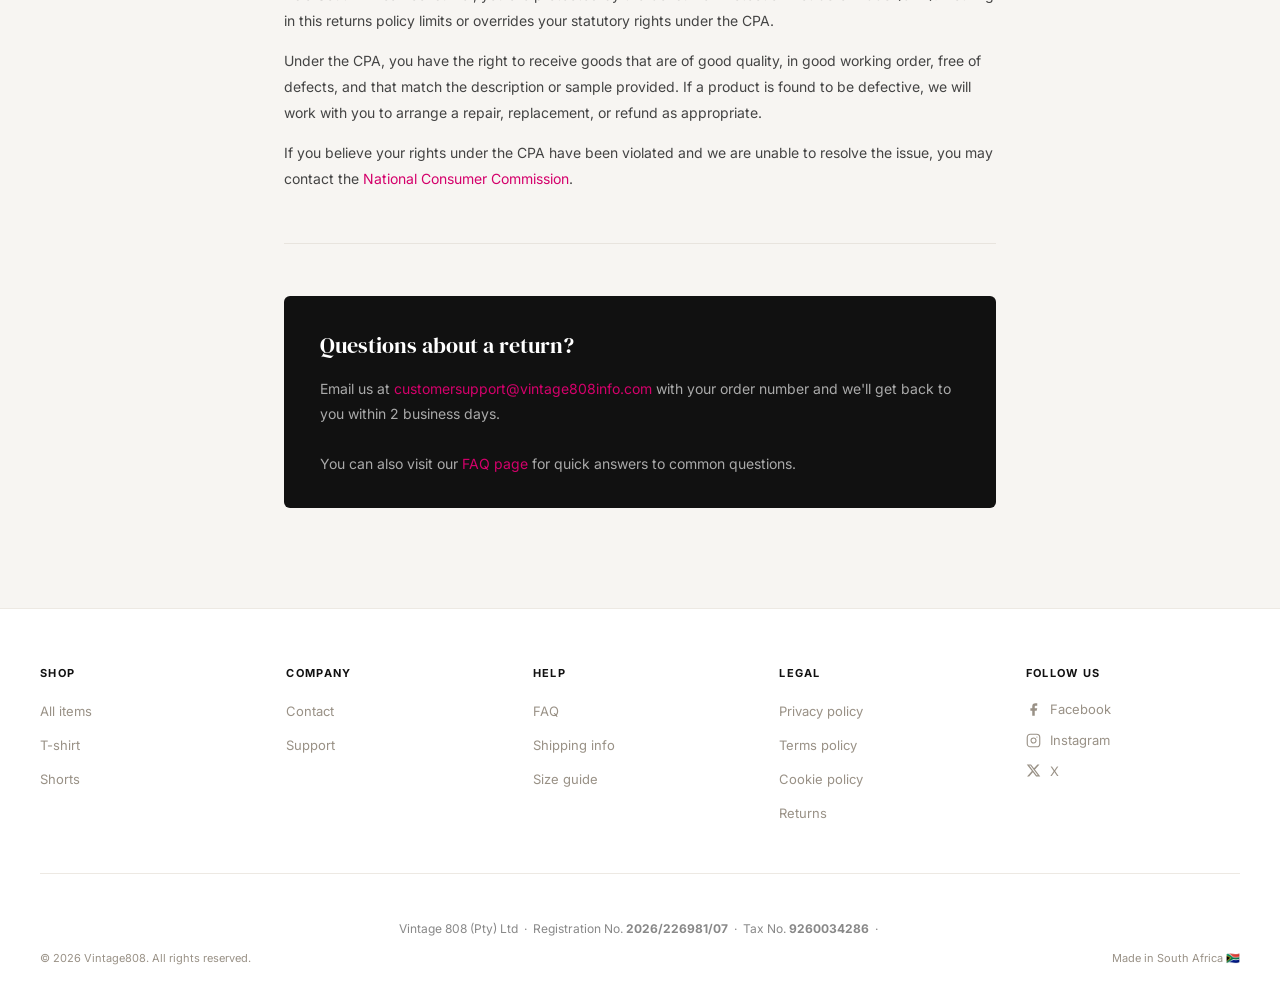
<file: returns.html>
<!DOCTYPE html>
<html lang="en">
<head>
  <meta charset="UTF-8" />
  <meta name="viewport" content="width=device-width, initial-scale=1.0" />
  <title>Returns & Refunds — Vintage808</title>
  <link rel="preconnect" href="https://fonts.googleapis.com" />
  <link rel="preconnect" href="https://fonts.gstatic.com" crossorigin />
  <link href="https://fonts.googleapis.com/css2?family=DM+Serif+Display&family=DM+Sans:wght@400;500;600&family=DM+Mono:wght@400;500&display=swap" rel="stylesheet" />
  <link rel="stylesheet" href="./css/main.css" />
  <link rel="stylesheet" href="./css/components.css" />
  <style>
    :root {
      --black: #111111; --white: #ffffff; --sand: #ede9e3; --sand2: #f7f5f2;
      --mid: #999186; --accent: #d4006b;
      --font-display: 'DM Serif Display', serif;
      --font-body: 'DM Sans', sans-serif;
      --font-mono: 'DM Mono', monospace;
    }
    *, *::before, *::after { box-sizing: border-box; margin: 0; padding: 0; }
    body { font-family: var(--font-body); background: var(--sand2); color: var(--black); -webkit-font-smoothing: antialiased; }
    a { color: var(--accent); text-decoration: none; }
    a:hover { text-decoration: underline; }
    .legal-hero { background: var(--black); padding: 72px 40px 56px; text-align: center; }
    .legal-hero-eyebrow { font-family: var(--font-mono); font-size: 10px; letter-spacing: .2em; text-transform: uppercase; color: var(--mid); margin-bottom: 14px; }
    .legal-hero h1 { font-family: var(--font-display); font-size: clamp(32px, 5vw, 52px); font-weight: 400; color: var(--white); letter-spacing: -.02em; }
    .legal-hero-sub { margin-top: 14px; font-size: 13px; color: var(--mid); }
    .legal-body { max-width: 760px; margin: 0 auto; padding: 64px 24px 100px; }
    .legal-toc { background: var(--white); border: 1px solid #e8e4de; border-radius: 6px; padding: 24px 28px; margin-bottom: 56px; }
    .legal-toc-title { font-size: 10px; font-weight: 700; letter-spacing: .16em; text-transform: uppercase; color: var(--mid); margin-bottom: 14px; }
    .legal-toc ol { padding-left: 18px; display: flex; flex-direction: column; gap: 6px; }
    .legal-toc li { font-size: 13px; }
    .legal-toc a { color: var(--black); font-weight: 500; }
    .legal-toc a:hover { color: var(--accent); text-decoration: none; }
    .legal-section { margin-bottom: 52px; }
    .legal-section-num { font-family: var(--font-mono); font-size: 10px; letter-spacing: .18em; text-transform: uppercase; color: var(--accent); margin-bottom: 8px; }
    .legal-section h2 { font-family: var(--font-display); font-size: clamp(20px, 3vw, 26px); font-weight: 400; letter-spacing: -.01em; color: var(--black); margin-bottom: 18px; }
    .legal-section p { font-size: 14px; line-height: 1.85; color: #444; margin-bottom: 14px; }
    .legal-section p:last-child { margin-bottom: 0; }
    .legal-section ul, .legal-section ol { padding-left: 20px; margin-bottom: 14px; display: flex; flex-direction: column; gap: 8px; }
    .legal-section li { font-size: 14px; line-height: 1.75; color: #444; }
    .legal-highlight { background: var(--white); border: 1px solid #e8e4de; border-left: 4px solid var(--accent); border-radius: 4px; padding: 18px 20px; margin: 20px 0; }
    .legal-highlight p { margin: 0; font-size: 13px; line-height: 1.75; color: #444; }
    .legal-highlight strong { color: var(--black); }
    .legal-divider { height: 1px; background: #e8e4de; margin: 52px 0; }
    .legal-contact-card { background: var(--black); color: var(--white); border-radius: 6px; padding: 32px 36px; margin-top: 52px; }
    .legal-contact-card h3 { font-family: var(--font-display); font-size: 22px; font-weight: 400; margin-bottom: 12px; }
    .legal-contact-card p { font-size: 14px; color: #aaa; line-height: 1.8; margin-bottom: 0; }
    .legal-contact-card a { color: var(--accent); }
    @media (max-width: 600px) {
      .legal-hero { padding: 48px 20px 40px; }
      .legal-body { padding: 40px 16px 72px; }
    }
  </style>
</head>
<body>

<!-- ── Navigation ── -->
<nav>
  <a href="./index.html" class="nav-logo"><img src="./assets/logos/logo.png" alt="Vintage808" /></a>
  <ul class="nav-links">
    <li><a href="./shop.html">Shop</a></li>
    <li><a href="./contact.html">Contact</a></li>
  </ul>
  <div class="nav-actions">
    <div class="nav-icons">
      <div class="cart-wrap">
        <button class="nav-icon-btn" aria-label="Cart">
          <svg width="20" height="20" viewBox="0 0 24 24" fill="none" stroke="currentColor" stroke-width="1.5" stroke-linecap="round" stroke-linejoin="round">
            <path d="M6 2 3 6v14a2 2 0 0 0 2 2h14a2 2 0 0 0 2-2V6l-3-4z"/>
            <line x1="3" y1="6" x2="21" y2="6"/>
            <path d="M16 10a4 4 0 0 1-8 0"/>
          </svg>
        </button>
        <span class="cart-badge" style="display:none;">0</span>
      </div>
      <button class="nav-icon-btn" aria-label="Account">
        <svg width="20" height="20" viewBox="0 0 24 24" fill="none" stroke="currentColor" stroke-width="1.5" stroke-linecap="round" stroke-linejoin="round">
          <path d="M20 21v-2a4 4 0 0 0-4-4H8a4 4 0 0 0-4 4v2"/>
          <circle cx="12" cy="7" r="4"/>
        </svg>
      </button>
    </div>
    <button class="nav-burger" aria-label="Toggle menu" aria-expanded="false">
      <span></span><span></span><span></span>
    </button>
  </div>
</nav>
<!-- ── Mobile Drawer ── -->
<div class="nav-drawer" aria-hidden="true">
  <ul class="nav-drawer-links">
     <li><a href="./index.html">Home</a></li>
    <li><a href="./shop.html">Shop</a></li>
    <li><a href="./account.html">Account</a></li>
    <li><a href="./contact.html">Contact</a></li>
  </ul>
 <div class="nav-drawer-bottom">
  <div class="nav-drawer-icons">
    <button class="nav-drawer-icon-btn" aria-label="Cart">
      <svg width="16" height="16" viewBox="0 0 24 24" fill="none" stroke="currentColor" stroke-width="1.5" stroke-linecap="round" stroke-linejoin="round">
        <path d="M6 2 3 6v14a2 2 0 0 0 2 2h14a2 2 0 0 0 2-2V6l-3-4z"/>
        <line x1="3" y1="6" x2="21" y2="6"/>
        <path d="M16 10a4 4 0 0 1-8 0"/>
      </svg>
      Cart <span class="drawer-badge" style="display:none;">0</span>
    </button>
    <button class="nav-drawer-icon-btn" aria-label="Account">
      <svg width="16" height="16" viewBox="0 0 24 24" fill="none" stroke="currentColor" stroke-width="1.5" stroke-linecap="round" stroke-linejoin="round">
        <path d="M20 21v-2a4 4 0 0 0-4-4H8a4 4 0 0 0-4 4v2"/>
        <circle cx="12" cy="7" r="4"/>
      </svg>
      Account
    </button>
  </div>

  <!-- Sign out — only shown when logged in -->
  <button id="drawer-logout-btn" style="display:none;width:100%;margin:12px 0 4px;padding:11px 16px;background:none;border:1px solid #e8e4de;border-radius:4px;font-size:12px;font-weight:600;letter-spacing:.08em;text-transform:uppercase;color:#111;cursor:pointer;text-align:left;gap:8px;align-items:center;">
    <svg width="13" height="13" viewBox="0 0 24 24" fill="none" stroke="currentColor" stroke-width="2" style="vertical-align:middle;margin-right:6px;"><path d="M9 21H5a2 2 0 01-2-2V5a2 2 0 012-2h4"/><polyline points="16 17 21 12 16 7"/><line x1="21" y1="12" x2="9" y2="12"/></svg>
    Sign out
  </button>


</div>
</div>

<!-- Cart Overlay -->
<div id="cart-overlay"></div>

<!-- Cart Drawer -->
<aside id="cart-drawer">
  <div class="cart-drawer-header">
    <h2 class="cart-drawer-title">Your cart</h2>
    <button id="cart-drawer-close" aria-label="Close cart">
      <svg width="18" height="18" viewBox="0 0 24 24" fill="none" stroke="currentColor" stroke-width="2">
        <line x1="18" y1="6" x2="6" y2="18"/><line x1="6" y1="6" x2="18" y2="18"/>
      </svg>
    </button>
  </div>
  <div class="cart-drawer-body" id="cart-drawer-body">
    <div class="cart-empty"><p>Your cart is empty</p></div>
  </div>
  <div class="cart-drawer-footer" id="cart-drawer-footer" style="display:none;">
    <div class="cart-drawer-subtotal">
      <span>Subtotal</span>
      <span id="cart-drawer-total">R0.00</span>
    </div>
    <p class="cart-shipping-note">Shipping calculated at checkout</p>
    <a href="./checkout.html" class="btn-checkout">Checkout</a>
  </div>
</aside>

<!-- ── Hero ── -->
<div class="legal-hero">
  <div class="legal-hero-eyebrow">Vintage808 · Legal</div>
  <h1>Returns &amp; Refunds</h1>
  <p class="legal-hero-sub">Last updated: May 2025</p>
</div>

<div class="legal-body">

  <div class="legal-toc">
    <div class="legal-toc-title">Contents</div>
    <ol>
      <li><a href="#eligibility">Eligibility &amp; return window</a></li>
      <li><a href="#non-returnable">Non-returnable items</a></li>
      <li><a href="#how-to-return">How to initiate a return</a></li>
      <li><a href="#condition">Condition requirements</a></li>
      <li><a href="#refunds">Refunds</a></li>
      <li><a href="#exchanges">Exchanges</a></li>
      <li><a href="#shipping-cost">Shipping costs</a></li>
      <li><a href="#cpa">Your rights under the CPA</a></li>
      <li><a href="#contact">Contact us</a></li>
    </ol>
  </div>

  <!-- 01 -->
  <div class="legal-section" id="eligibility">
    <div class="legal-section-num">01</div>
    <h2>Eligibility &amp; Return Window</h2>
    <p>We accept returns on eligible items within <strong>14 days</strong> of the confirmed delivery date. To be eligible, your item must meet the condition requirements in section 4.</p>
    <p>Returns requested after 14 days of delivery will not be accepted unless the item is defective or damaged, in which case the Consumer Protection Act provisions in section 8 apply.</p>
  </div>

  <!-- 02 -->
  <div class="legal-section" id="non-returnable">
    <div class="legal-section-num">02</div>
    <h2>Non-Returnable Items</h2>
    <p>The following items cannot be returned:</p>
    <ul>
      <li>Items marked <strong>"Final Sale"</strong> or sold at clearance pricing</li>
      <li>Items that have been worn, washed, or altered</li>
      <li>Items without original tags and packaging</li>
      <li>Gift cards and digital products</li>
    </ul>
  </div>

  <!-- 03 -->
  <div class="legal-section" id="how-to-return">
    <div class="legal-section-num">03</div>
    <h2>How to Initiate a Return</h2>
    <p>To start a return, email us at <a href="mailto:customersupport@vintage808info.com">customersupport@vintage808info.com</a> within 14 days of delivery with the subject line <strong>"Return Request — [Your Order Number]"</strong>.</p>
    <p>Include the following in your email:</p>
    <ul>
      <li>Your order number</li>
      <li>The item(s) you want to return</li>
      <li>The reason for the return</li>
      <li>Photos of the item if it is defective or damaged</li>
    </ul>
    <p>We will respond within 2 business days with return instructions. Do not send items back before receiving a return authorisation — unauthorised returns will not be processed.</p>
    <div class="legal-highlight">
      <p><strong>Important:</strong> Returns sent without prior authorisation will not be accepted and will be returned to the sender at their own cost.</p>
    </div>
  </div>

  <!-- 04 -->
  <div class="legal-section" id="condition">
    <div class="legal-section-num">04</div>
    <h2>Condition Requirements</h2>
    <p>Items must be returned in the same condition in which they were received:</p>
    <ul>
      <li>Unworn and unwashed</li>
      <li>Original tags still attached</li>
      <li>In original packaging where possible</li>
      <li>Free from odours, stains, pet hair, and damage</li>
    </ul>
    <p>We reserve the right to refuse a return or charge a restocking fee if the item does not meet these conditions.</p>
  </div>

  <!-- 05 -->
  <div class="legal-section" id="refunds">
    <div class="legal-section-num">05</div>
    <h2>Refunds</h2>
    <p>Once your return is received and inspected, we will email you to confirm receipt and advise whether your refund has been approved or rejected.</p>
    <p>Approved refunds are processed to the original payment method within <strong>5–10 business days</strong>. PayFast refunds are subject to PayFast's processing timeline.</p>
    <p>Shipping fees are non-refundable unless the item was defective or we made an error with your order.</p>
    <div class="legal-highlight">
      <p><strong>Please note:</strong> We do not refund the original shipping fee unless the return is due to our error or a defective product.</p>
    </div>
  </div>

  <!-- 06 -->
  <div class="legal-section" id="exchanges">
    <div class="legal-section-num">06</div>
    <h2>Exchanges</h2>
    <p>We offer exchanges for different sizes or colours where stock is available. To request an exchange, follow the same process as a return (section 3) and specify which item and size you would like in exchange.</p>
    <p>Exchanges are subject to stock availability. If the requested size or colour is unavailable, we will issue a refund instead.</p>
  </div>

  <!-- 07 -->
  <div class="legal-section" id="shipping-cost">
    <div class="legal-section-num">07</div>
    <h2>Shipping Costs</h2>
    <p>Return shipping costs are the responsibility of the customer unless the return is due to a defective product or an error on our part, in which case we will cover the cost of the return courier.</p>
    <p>We recommend using a trackable shipping service. Vintage808 is not responsible for items lost or damaged in transit during a return.</p>
  </div>

  <!-- 08 -->
  <div class="legal-section" id="cpa">
    <div class="legal-section-num">08</div>
    <h2>Your Rights Under the Consumer Protection Act</h2>
    <p>As a South African consumer, you are protected by the Consumer Protection Act 68 of 2008 (CPA). Nothing in this returns policy limits or overrides your statutory rights under the CPA.</p>
    <p>Under the CPA, you have the right to receive goods that are of good quality, in good working order, free of defects, and that match the description or sample provided. If a product is found to be defective, we will work with you to arrange a repair, replacement, or refund as appropriate.</p>
    <p>If you believe your rights under the CPA have been violated and we are unable to resolve the issue, you may contact the <a href="https://www.thencc.org.za" target="_blank" rel="noopener">National Consumer Commission</a>.</p>
  </div>

  <div class="legal-divider"></div>

  <div class="legal-contact-card" id="contact">
    <h3>Questions about a return?</h3>
    <p>
      Email us at <a href="mailto:customersupport@vintage808info.com">customersupport@vintage808info.com</a> with your order number and we'll get back to you within 2 business days.<br/><br/>
      You can also visit our <a href="./faq.html">FAQ page</a> for quick answers to common questions.
    </p>
  </div>

</div>

<!-- ── Footer ── -->
<footer>
  <div class="footer-grid">
    <div>
      <p class="footer-col-title">Shop</p>
      <ul class="footer-links">
        <li><a href="./shop.html">All items</a></li>
        <li><a href="./shop.html">T-shirt</a></li>
        <li><a href="./shop.html">Shorts</a></li>
      </ul>
    </div>
    <div>
      <p class="footer-col-title">Company</p>
      <ul class="footer-links">
        
        <li><a href="./contact.html">Contact</a></li>
        <li><a href="./contact.html">Support</a></li>
      </ul>
    </div>
    <div>
      <p class="footer-col-title">Help</p>
      <ul class="footer-links">
        <li><a href="./faq.html">FAQ</a></li>
        <li><a href="./shipping.html">Shipping info</a></li>
        <li><a href="#">Size guide</a></li>
      </ul>
    </div>
    <div>
      <p class="footer-col-title">Legal</p>
      <ul class="footer-links">
        <li><a href="./privacy.html">Privacy policy</a></li>
        <li><a href="./terms.html">Terms policy</a></li>
        <li><a href="#">Cookie policy</a></li>
        <li><a href="./returns.html">Returns</a></li>
      </ul>
    </div>
    <div>
      <p class="footer-col-title">Follow Us</p>
      <ul class="social-links">
        <li><a href="#" class="social-link"><span class="social-icon"><svg width="15" height="15" viewBox="0 0 24 24" fill="currentColor"><path d="M18 2h-3a5 5 0 0 0-5 5v3H7v4h3v8h4v-8h3l1-4h-4V7a1 1 0 0 1 1-1h3z"/></svg></span>Facebook</a></li>
        <li><a href="#" class="social-link"><span class="social-icon"><svg width="15" height="15" viewBox="0 0 24 24" fill="none" stroke="currentColor" stroke-width="1.8" stroke-linecap="round" stroke-linejoin="round"><rect x="2" y="2" width="20" height="20" rx="5"/><path d="M16 11.37A4 4 0 1 1 12.63 8 4 4 0 0 1 16 11.37z"/><line x1="17.5" y1="6.5" x2="17.51" y2="6.5"/></svg></span>Instagram</a></li>
        <li><a href="#" class="social-link"><span class="social-icon"><svg width="15" height="15" viewBox="0 0 24 24" fill="currentColor"><path d="M18.244 2.25h3.308l-7.227 8.26 8.502 11.24H16.17l-5.214-6.817L4.99 21.75H1.68l7.73-8.835L1.254 2.25H8.08l4.713 6.231zm-1.161 17.52h1.833L7.084 4.126H5.117z"/></svg></span>X</a></li>
      </ul>
    </div>
  </div>

<!-- ── Business registration (compliance) ── -->
<div class="footer-legal-strip">
  <p>
    Vintage 808 (Pty) Ltd &nbsp;·&nbsp;
    Registration No. <strong>2026/226981/07</strong> &nbsp;·&nbsp;
    Tax No. <strong>9260034286</strong> &nbsp;·&nbsp;

  </p>
</div>

  <div class="footer-bottom">
    <span>© 2026 Vintage808. All rights reserved.</span>
    <span>Made in South Africa 🇿🇦</span>
  </div>
</footer>
<script type="module" src="./js/main.js"></script>
</body>
</html>
</file>
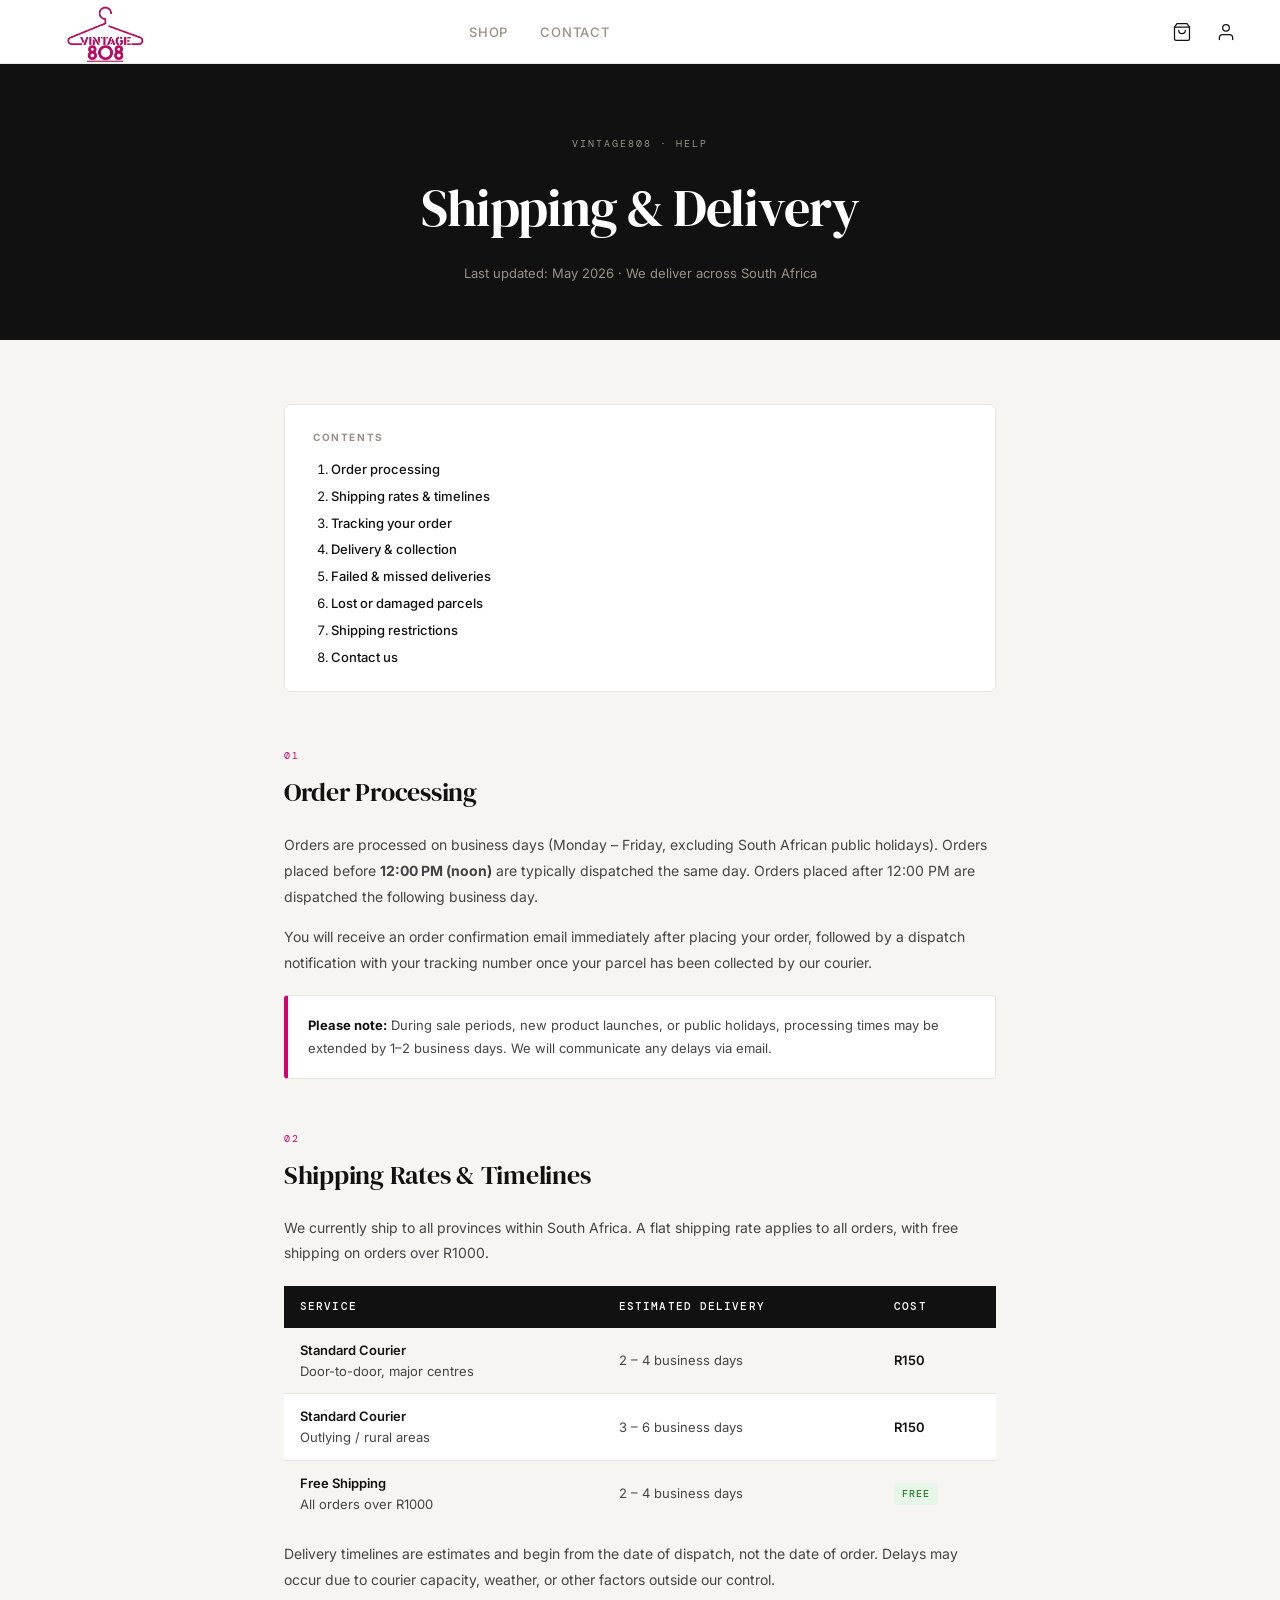
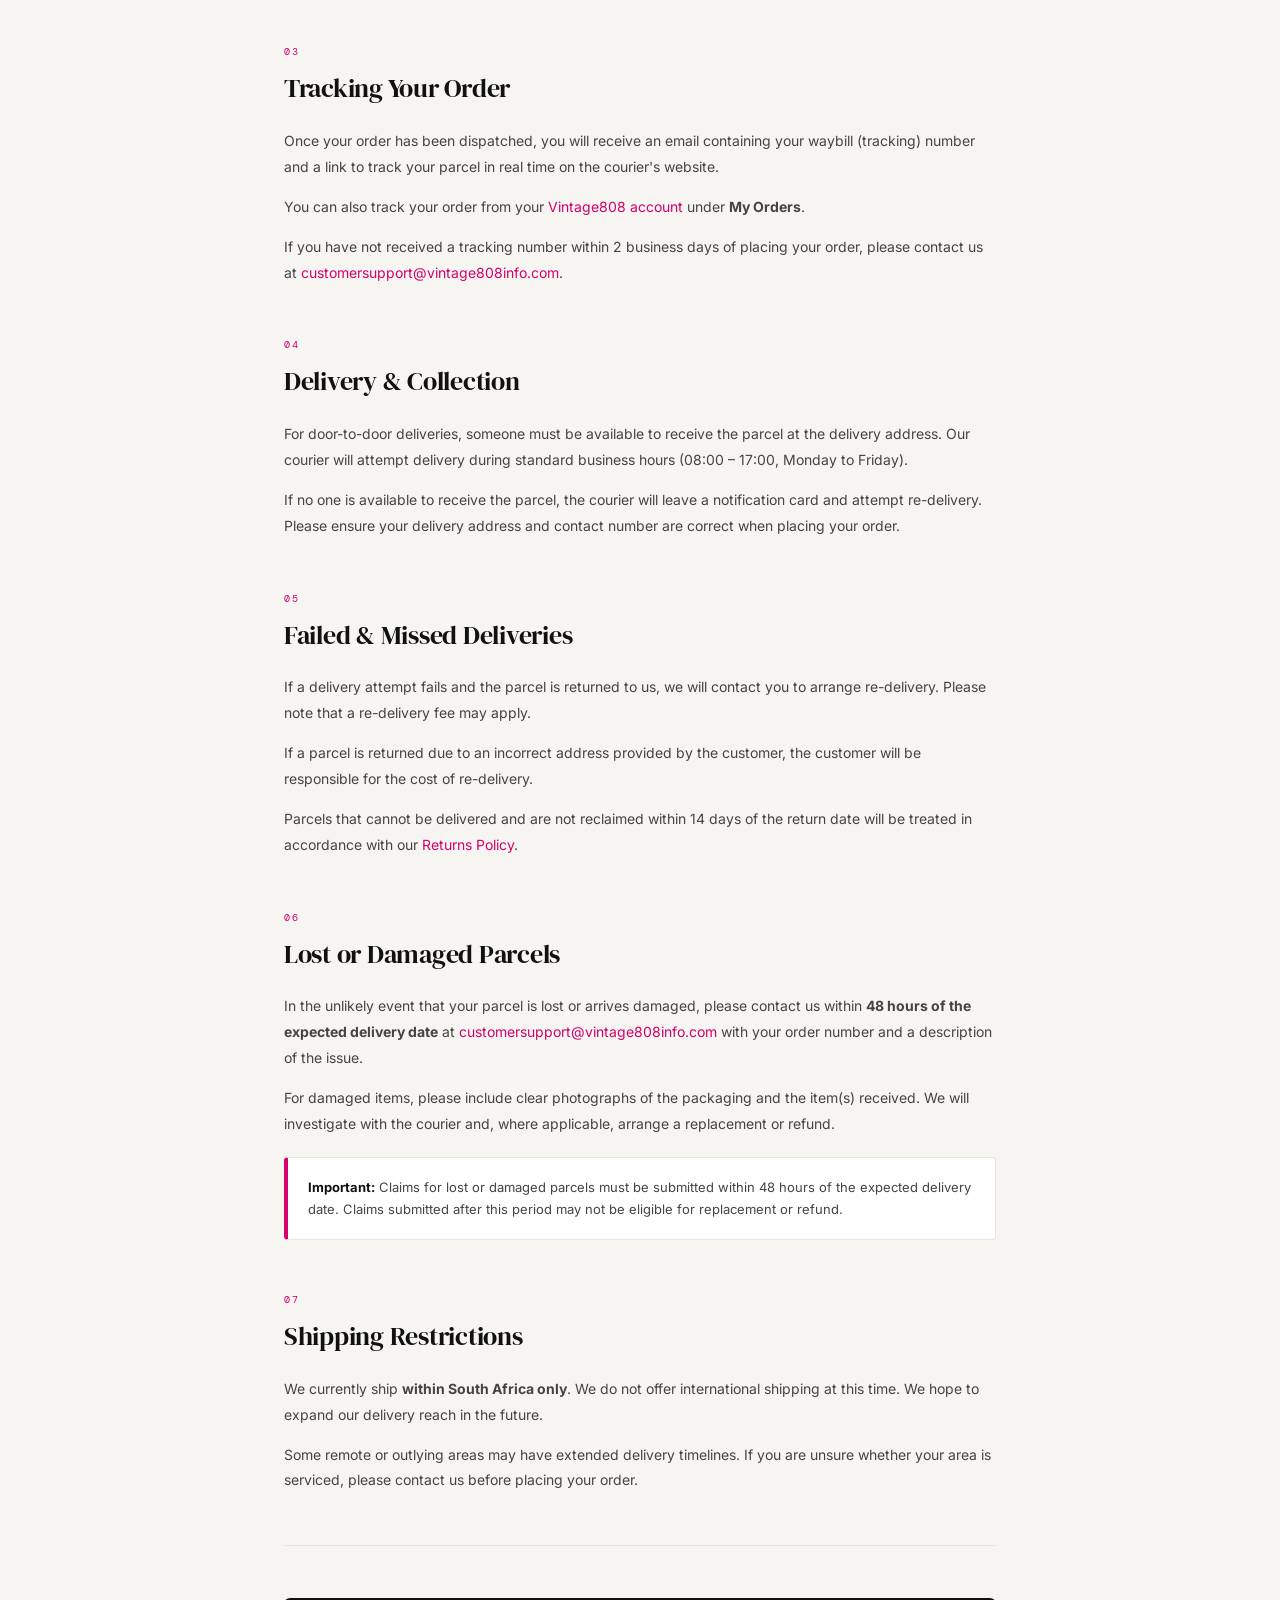
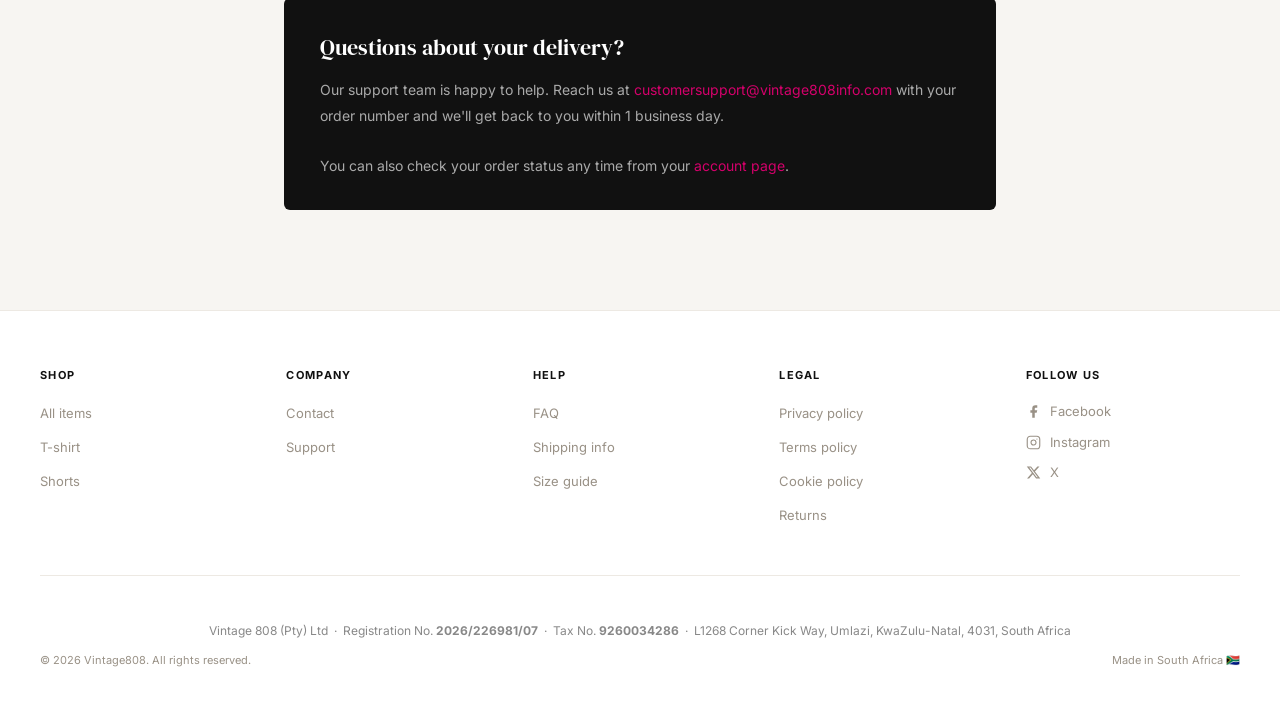
<file: shipping.html>
<!DOCTYPE html>
<html lang="en">
<head>
  <meta charset="UTF-8" />
  <meta name="viewport" content="width=device-width, initial-scale=1.0" />
  <title>Shipping & Delivery — Vintage808</title>
  <meta name="description" content="Vintage808 shipping and delivery information — timelines, costs, and tracking." />
  <link rel="preconnect" href="https://fonts.googleapis.com" />
  <link rel="preconnect" href="https://fonts.gstatic.com" crossorigin />
  <link href="https://fonts.googleapis.com/css2?family=DM+Serif+Display&family=DM+Sans:wght@400;500;600&family=DM+Mono:wght@400;500&display=swap" rel="stylesheet" />
  <link rel="stylesheet" href="./css/main.css" />
  <link rel="stylesheet" href="./css/components.css" />
  <style>
    :root {
      --black: #111111; --white: #ffffff; --sand: #ede9e3; --sand2: #f7f5f2;
      --mid: #999186; --accent: #d4006b;
      --font-display: 'DM Serif Display', serif;
      --font-body: 'DM Sans', sans-serif;
      --font-mono: 'DM Mono', monospace;
    }
    *, *::before, *::after { box-sizing: border-box; margin: 0; padding: 0; }
    body { font-family: var(--font-body); background: var(--sand2); color: var(--black); -webkit-font-smoothing: antialiased; }
    a { color: var(--accent); text-decoration: none; }
    a:hover { text-decoration: underline; }
    .legal-hero { background: var(--black); padding: 72px 40px 56px; text-align: center; }
    .legal-hero-eyebrow { font-family: var(--font-mono); font-size: 10px; letter-spacing: .2em; text-transform: uppercase; color: var(--mid); margin-bottom: 14px; }
    .legal-hero h1 { font-family: var(--font-display); font-size: clamp(32px, 5vw, 52px); font-weight: 400; color: var(--white); letter-spacing: -.02em; }
    .legal-hero-sub { margin-top: 14px; font-size: 13px; color: var(--mid); }
    .legal-body { max-width: 760px; margin: 0 auto; padding: 64px 24px 100px; }
    .legal-toc { background: var(--white); border: 1px solid #e8e4de; border-radius: 6px; padding: 24px 28px; margin-bottom: 56px; }
    .legal-toc-title { font-size: 10px; font-weight: 700; letter-spacing: .16em; text-transform: uppercase; color: var(--mid); margin-bottom: 14px; }
    .legal-toc ol { padding-left: 18px; display: flex; flex-direction: column; gap: 6px; }
    .legal-toc li { font-size: 13px; }
    .legal-toc a { color: var(--black); font-weight: 500; }
    .legal-toc a:hover { color: var(--accent); text-decoration: none; }
    .legal-section { margin-bottom: 52px; }
    .legal-section-num { font-family: var(--font-mono); font-size: 10px; letter-spacing: .18em; text-transform: uppercase; color: var(--accent); margin-bottom: 8px; }
    .legal-section h2 { font-family: var(--font-display); font-size: clamp(20px, 3vw, 26px); font-weight: 400; letter-spacing: -.01em; color: var(--black); margin-bottom: 18px; }
    .legal-section p { font-size: 14px; line-height: 1.85; color: #444; margin-bottom: 14px; }
    .legal-section p:last-child { margin-bottom: 0; }
    .legal-section ul, .legal-section ol { padding-left: 20px; margin-bottom: 14px; display: flex; flex-direction: column; gap: 8px; }
    .legal-section li { font-size: 14px; line-height: 1.75; color: #444; }
    .legal-highlight { background: var(--white); border: 1px solid #e8e4de; border-left: 4px solid var(--accent); border-radius: 4px; padding: 18px 20px; margin: 20px 0; }
    .legal-highlight p { margin: 0; font-size: 13px; line-height: 1.75; color: #444; }
    .legal-highlight strong { color: var(--black); }
    .legal-divider { height: 1px; background: #e8e4de; margin: 52px 0; }
    .legal-contact-card { background: var(--black); color: var(--white); border-radius: 6px; padding: 32px 36px; margin-top: 52px; }
    .legal-contact-card h3 { font-family: var(--font-display); font-size: 22px; font-weight: 400; margin-bottom: 12px; }
    .legal-contact-card p { font-size: 14px; color: #aaa; line-height: 1.8; margin-bottom: 0; }
    .legal-contact-card a { color: var(--accent); }

    /* Shipping table */
    .shipping-table { width: 100%; border-collapse: collapse; margin: 20px 0 14px; font-size: 13px; }
    .shipping-table thead tr { background: var(--black); color: var(--white); }
    .shipping-table thead th { padding: 12px 16px; text-align: left; font-weight: 500; font-size: 11px; letter-spacing: .1em; text-transform: uppercase; font-family: var(--font-mono); }
    .shipping-table tbody tr { border-bottom: 1px solid #e8e4de; }
    .shipping-table tbody tr:last-child { border-bottom: none; }
    .shipping-table tbody tr:nth-child(even) { background: var(--white); }
    .shipping-table td { padding: 12px 16px; color: #444; line-height: 1.6; }
    .shipping-table td strong { color: var(--black); font-weight: 600; }
    .badge { display: inline-block; font-family: var(--font-mono); font-size: 10px; letter-spacing: .1em; text-transform: uppercase; padding: 3px 8px; border-radius: 3px; font-weight: 500; }
    .badge-free { background: #e8f5e9; color: #2e7d32; }

    @media (max-width: 600px) {
      .legal-hero { padding: 48px 20px 40px; }
      .legal-body { padding: 40px 16px 72px; }
      .shipping-table { font-size: 12px; }
      .shipping-table thead th, .shipping-table td { padding: 10px 10px; }
    }
  </style>
</head>
<body>

<!-- ── Navigation ── -->
<nav>
  <a href="./index.html" class="nav-logo"><img src="./assets/logos/logo.png" alt="Vintage808" /></a>
  <ul class="nav-links">
    <li><a href="./shop.html">Shop</a></li>
    <li><a href="./contact.html">Contact</a></li>
  </ul>
  <div class="nav-actions">
    <div class="nav-icons">
      <div class="cart-wrap">
        <button class="nav-icon-btn" aria-label="Cart">
          <svg width="20" height="20" viewBox="0 0 24 24" fill="none" stroke="currentColor" stroke-width="1.5" stroke-linecap="round" stroke-linejoin="round">
            <path d="M6 2 3 6v14a2 2 0 0 0 2 2h14a2 2 0 0 0 2-2V6l-3-4z"/>
            <line x1="3" y1="6" x2="21" y2="6"/>
            <path d="M16 10a4 4 0 0 1-8 0"/>
          </svg>
        </button>
        <span class="cart-badge" style="display:none;">0</span>
      </div>
      <button class="nav-icon-btn" aria-label="Account">
        <svg width="20" height="20" viewBox="0 0 24 24" fill="none" stroke="currentColor" stroke-width="1.5" stroke-linecap="round" stroke-linejoin="round">
          <path d="M20 21v-2a4 4 0 0 0-4-4H8a4 4 0 0 0-4 4v2"/>
          <circle cx="12" cy="7" r="4"/>
        </svg>
      </button>
    </div>
    <button class="nav-burger" aria-label="Toggle menu" aria-expanded="false">
      <span></span><span></span><span></span>
    </button>
  </div>
</nav>

<!-- ── Mobile Drawer ── -->
<div class="nav-drawer" aria-hidden="true">
  <ul class="nav-drawer-links">
     <li><a href="./index.html">Home</a></li>
    <li><a href="./shop.html">Shop</a></li>
    <li><a href="./account.html">Account</a></li>
    <li><a href="./contact.html">Contact</a></li>
  </ul>
 <div class="nav-drawer-bottom">
  <div class="nav-drawer-icons">
    <button class="nav-drawer-icon-btn" aria-label="Cart">
      <svg width="16" height="16" viewBox="0 0 24 24" fill="none" stroke="currentColor" stroke-width="1.5" stroke-linecap="round" stroke-linejoin="round">
        <path d="M6 2 3 6v14a2 2 0 0 0 2 2h14a2 2 0 0 0 2-2V6l-3-4z"/>
        <line x1="3" y1="6" x2="21" y2="6"/>
        <path d="M16 10a4 4 0 0 1-8 0"/>
      </svg>
      Cart <span class="drawer-badge" style="display:none;">0</span>
    </button>
    <button class="nav-drawer-icon-btn" aria-label="Account">
      <svg width="16" height="16" viewBox="0 0 24 24" fill="none" stroke="currentColor" stroke-width="1.5" stroke-linecap="round" stroke-linejoin="round">
        <path d="M20 21v-2a4 4 0 0 0-4-4H8a4 4 0 0 0-4 4v2"/>
        <circle cx="12" cy="7" r="4"/>
      </svg>
      Account
    </button>
  </div>

  <!-- Sign out — only shown when logged in -->
  <button id="drawer-logout-btn" style="display:none;width:100%;margin:12px 0 4px;padding:11px 16px;background:none;border:1px solid #e8e4de;border-radius:4px;font-size:12px;font-weight:600;letter-spacing:.08em;text-transform:uppercase;color:#111;cursor:pointer;text-align:left;gap:8px;align-items:center;">
    <svg width="13" height="13" viewBox="0 0 24 24" fill="none" stroke="currentColor" stroke-width="2" style="vertical-align:middle;margin-right:6px;"><path d="M9 21H5a2 2 0 01-2-2V5a2 2 0 012-2h4"/><polyline points="16 17 21 12 16 7"/><line x1="21" y1="12" x2="9" y2="12"/></svg>
    Sign out
  </button>


</div>
</div>

<!-- Cart Overlay -->
<div id="cart-overlay"></div>

<!-- Cart Drawer -->
<aside id="cart-drawer">
  <div class="cart-drawer-header">
    <h2 class="cart-drawer-title">Your cart</h2>
    <button id="cart-drawer-close" aria-label="Close cart">
      <svg width="18" height="18" viewBox="0 0 24 24" fill="none" stroke="currentColor" stroke-width="2">
        <line x1="18" y1="6" x2="6" y2="18"/><line x1="6" y1="6" x2="18" y2="18"/>
      </svg>
    </button>
  </div>
  <div class="cart-drawer-body" id="cart-drawer-body">
    <div class="cart-empty"><p>Your cart is empty</p></div>
  </div>
  <div class="cart-drawer-footer" id="cart-drawer-footer" style="display:none;">
    <div class="cart-drawer-subtotal">
      <span>Subtotal</span>
      <span id="cart-drawer-total">R0.00</span>
    </div>
    <p class="cart-shipping-note">Shipping calculated at checkout</p>
    <a href="./checkout.html" class="btn-checkout">Checkout</a>
  </div>
</aside>

<!-- ── Hero ── -->
<div class="legal-hero">
  <div class="legal-hero-eyebrow">Vintage808 · Help</div>
  <h1>Shipping & Delivery</h1>
  <p class="legal-hero-sub">Last updated: May 2026 · We deliver across South Africa</p>
</div>

<div class="legal-body">

  <div class="legal-toc">
    <div class="legal-toc-title">Contents</div>
    <ol>
      <li><a href="#processing">Order processing</a></li>
      <li><a href="#rates">Shipping rates &amp; timelines</a></li>
      <li><a href="#tracking">Tracking your order</a></li>
      <li><a href="#delivery">Delivery &amp; collection</a></li>
      <li><a href="#failed">Failed &amp; missed deliveries</a></li>
      <li><a href="#lost">Lost or damaged parcels</a></li>
      <li><a href="#restrictions">Shipping restrictions</a></li>
      <li><a href="#contact">Contact us</a></li>
    </ol>
  </div>

  <!-- 01 -->
  <div class="legal-section" id="processing">
    <div class="legal-section-num">01</div>
    <h2>Order Processing</h2>
    <p>Orders are processed on business days (Monday – Friday, excluding South African public holidays). Orders placed before <strong>12:00 PM (noon)</strong> are typically dispatched the same day. Orders placed after 12:00 PM are dispatched the following business day.</p>
    <p>You will receive an order confirmation email immediately after placing your order, followed by a dispatch notification with your tracking number once your parcel has been collected by our courier.</p>
    <div class="legal-highlight">
      <p><strong>Please note:</strong> During sale periods, new product launches, or public holidays, processing times may be extended by 1–2 business days. We will communicate any delays via email.</p>
    </div>
  </div>

  <!-- 02 -->
  <div class="legal-section" id="rates">
    <div class="legal-section-num">02</div>
    <h2>Shipping Rates &amp; Timelines</h2>
    <p>We currently ship to all provinces within South Africa. A flat shipping rate applies to all orders, with free shipping on orders over R1000.</p>

    <table class="shipping-table">
      <thead>
        <tr>
          <th>Service</th>
          <th>Estimated Delivery</th>
          <th>Cost</th>
        </tr>
      </thead>
      <tbody>
        <tr>
          <td><strong>Standard Courier</strong><br/>Door-to-door, major centres</td>
          <td>2 – 4 business days</td>
          <td><strong>R150</strong></td>
        </tr>
        <tr>
          <td><strong>Standard Courier</strong><br/>Outlying / rural areas</td>
          <td>3 – 6 business days</td>
          <td><strong>R150</strong></td>
        </tr>
        <tr>
          <td><strong>Free Shipping</strong><br/>All orders over R1000</td>
          <td>2 – 4 business days</td>
          <td><span class="badge badge-free">Free</span></td>
        </tr>
      </tbody>
    </table>

    <p>Delivery timelines are estimates and begin from the date of dispatch, not the date of order. Delays may occur due to courier capacity, weather, or other factors outside our control.</p>
  </div>

  <!-- 03 -->
  <div class="legal-section" id="tracking">
    <div class="legal-section-num">03</div>
    <h2>Tracking Your Order</h2>
    <p>Once your order has been dispatched, you will receive an email containing your waybill (tracking) number and a link to track your parcel in real time on the courier's website.</p>
    <p>You can also track your order from your <a href="./account.html">Vintage808 account</a> under <strong>My Orders</strong>.</p>
    <p>If you have not received a tracking number within 2 business days of placing your order, please contact us at <a href="mailto:customersupport@vintage808info.com">customersupport@vintage808info.com</a>.</p>
  </div>

  <!-- 04 -->
  <div class="legal-section" id="delivery">
    <div class="legal-section-num">04</div>
    <h2>Delivery &amp; Collection</h2>
    <p>For door-to-door deliveries, someone must be available to receive the parcel at the delivery address. Our courier will attempt delivery during standard business hours (08:00 – 17:00, Monday to Friday).</p>
    <p>If no one is available to receive the parcel, the courier will leave a notification card and attempt re-delivery. Please ensure your delivery address and contact number are correct when placing your order.</p>
  </div>

  <!-- 05 -->
  <div class="legal-section" id="failed">
    <div class="legal-section-num">05</div>
    <h2>Failed &amp; Missed Deliveries</h2>
    <p>If a delivery attempt fails and the parcel is returned to us, we will contact you to arrange re-delivery. Please note that a re-delivery fee may apply.</p>
    <p>If a parcel is returned due to an incorrect address provided by the customer, the customer will be responsible for the cost of re-delivery.</p>
    <p>Parcels that cannot be delivered and are not reclaimed within 14 days of the return date will be treated in accordance with our <a href="./returns.html">Returns Policy</a>.</p>
  </div>

  <!-- 06 -->
  <div class="legal-section" id="lost">
    <div class="legal-section-num">06</div>
    <h2>Lost or Damaged Parcels</h2>
    <p>In the unlikely event that your parcel is lost or arrives damaged, please contact us within <strong>48 hours of the expected delivery date</strong> at <a href="mailto:customersupport@vintage808info.com">customersupport@vintage808info.com</a> with your order number and a description of the issue.</p>
    <p>For damaged items, please include clear photographs of the packaging and the item(s) received. We will investigate with the courier and, where applicable, arrange a replacement or refund.</p>
    <div class="legal-highlight">
      <p><strong>Important:</strong> Claims for lost or damaged parcels must be submitted within 48 hours of the expected delivery date. Claims submitted after this period may not be eligible for replacement or refund.</p>
    </div>
  </div>

  <!-- 07 -->
  <div class="legal-section" id="restrictions">
    <div class="legal-section-num">07</div>
    <h2>Shipping Restrictions</h2>
    <p>We currently ship <strong>within South Africa only</strong>. We do not offer international shipping at this time. We hope to expand our delivery reach in the future.</p>
    <p>Some remote or outlying areas may have extended delivery timelines. If you are unsure whether your area is serviced, please contact us before placing your order.</p>
  </div>

  <div class="legal-divider"></div>

  <div class="legal-contact-card" id="contact">
    <h3>Questions about your delivery?</h3>
    <p>
      Our support team is happy to help. Reach us at <a href="mailto:customersupport@vintage808info.com">customersupport@vintage808info.com</a> with your order number and we'll get back to you within 1 business day.<br/><br/>
      You can also check your order status any time from your <a href="./account.html">account page</a>.
    </p>
  </div>

</div>

<!-- ── Footer ── -->
<footer>
  <div class="footer-grid">
    <div>
      <p class="footer-col-title">Shop</p>
      <ul class="footer-links">
        <li><a href="./shop.html">All items</a></li>
        <li><a href="./shop.html">T-shirt</a></li>
        <li><a href="./shop.html">Shorts</a></li>
      </ul>
    </div>
    <div>
      <p class="footer-col-title">Company</p>
      <ul class="footer-links">
        
        <li><a href="./contact.html">Contact</a></li>
        <li><a href="./contact.html">Support</a></li>
      </ul>
    </div>
    <div>
      <p class="footer-col-title">Help</p>
      <ul class="footer-links">
        <li><a href="./faq.html">FAQ</a></li>
        <li><a href="./shipping.html">Shipping info</a></li>
        <li><a href="#">Size guide</a></li>
      </ul>
    </div>
    <div>
      <p class="footer-col-title">Legal</p>
      <ul class="footer-links">
        <li><a href="./privacy.html">Privacy policy</a></li>
        <li><a href="./terms.html">Terms policy</a></li>
        <li><a href="#">Cookie policy</a></li>
        <li><a href="./returns.html">Returns</a></li>
      </ul>
    </div>
    <div>
      <p class="footer-col-title">Follow Us</p>
      <ul class="social-links">
        <li><a href="#" class="social-link"><span class="social-icon"><svg width="15" height="15" viewBox="0 0 24 24" fill="currentColor"><path d="M18 2h-3a5 5 0 0 0-5 5v3H7v4h3v8h4v-8h3l1-4h-4V7a1 1 0 0 1 1-1h3z"/></svg></span>Facebook</a></li>
        <li><a href="#" class="social-link"><span class="social-icon"><svg width="15" height="15" viewBox="0 0 24 24" fill="none" stroke="currentColor" stroke-width="1.8" stroke-linecap="round" stroke-linejoin="round"><rect x="2" y="2" width="20" height="20" rx="5"/><path d="M16 11.37A4 4 0 1 1 12.63 8 4 4 0 0 1 16 11.37z"/><line x1="17.5" y1="6.5" x2="17.51" y2="6.5"/></svg></span>Instagram</a></li>
        <li><a href="#" class="social-link"><span class="social-icon"><svg width="15" height="15" viewBox="0 0 24 24" fill="currentColor"><path d="M18.244 2.25h3.308l-7.227 8.26 8.502 11.24H16.17l-5.214-6.817L4.99 21.75H1.68l7.73-8.835L1.254 2.25H8.08l4.713 6.231zm-1.161 17.52h1.833L7.084 4.126H5.117z"/></svg></span>X</a></li>
      </ul>
    </div>
  </div>

  <!-- ── Business registration (compliance) ── -->
  <div class="footer-legal-strip">
    <p>
      Vintage 808 (Pty) Ltd &nbsp;·&nbsp;
      Registration No. <strong>2026/226981/07</strong> &nbsp;·&nbsp;
      Tax No. <strong>9260034286</strong> &nbsp;·&nbsp;
      L1268 Corner Kick Way, Umlazi, KwaZulu-Natal, 4031, South Africa
    </p>
  </div>

  <div class="footer-bottom">
    <span>© 2026 Vintage808. All rights reserved.</span>
    <span>Made in South Africa 🇿🇦</span>
  </div>
</footer>

<script type="module" src="./js/main.js"></script>
</body>
</html>
</file>
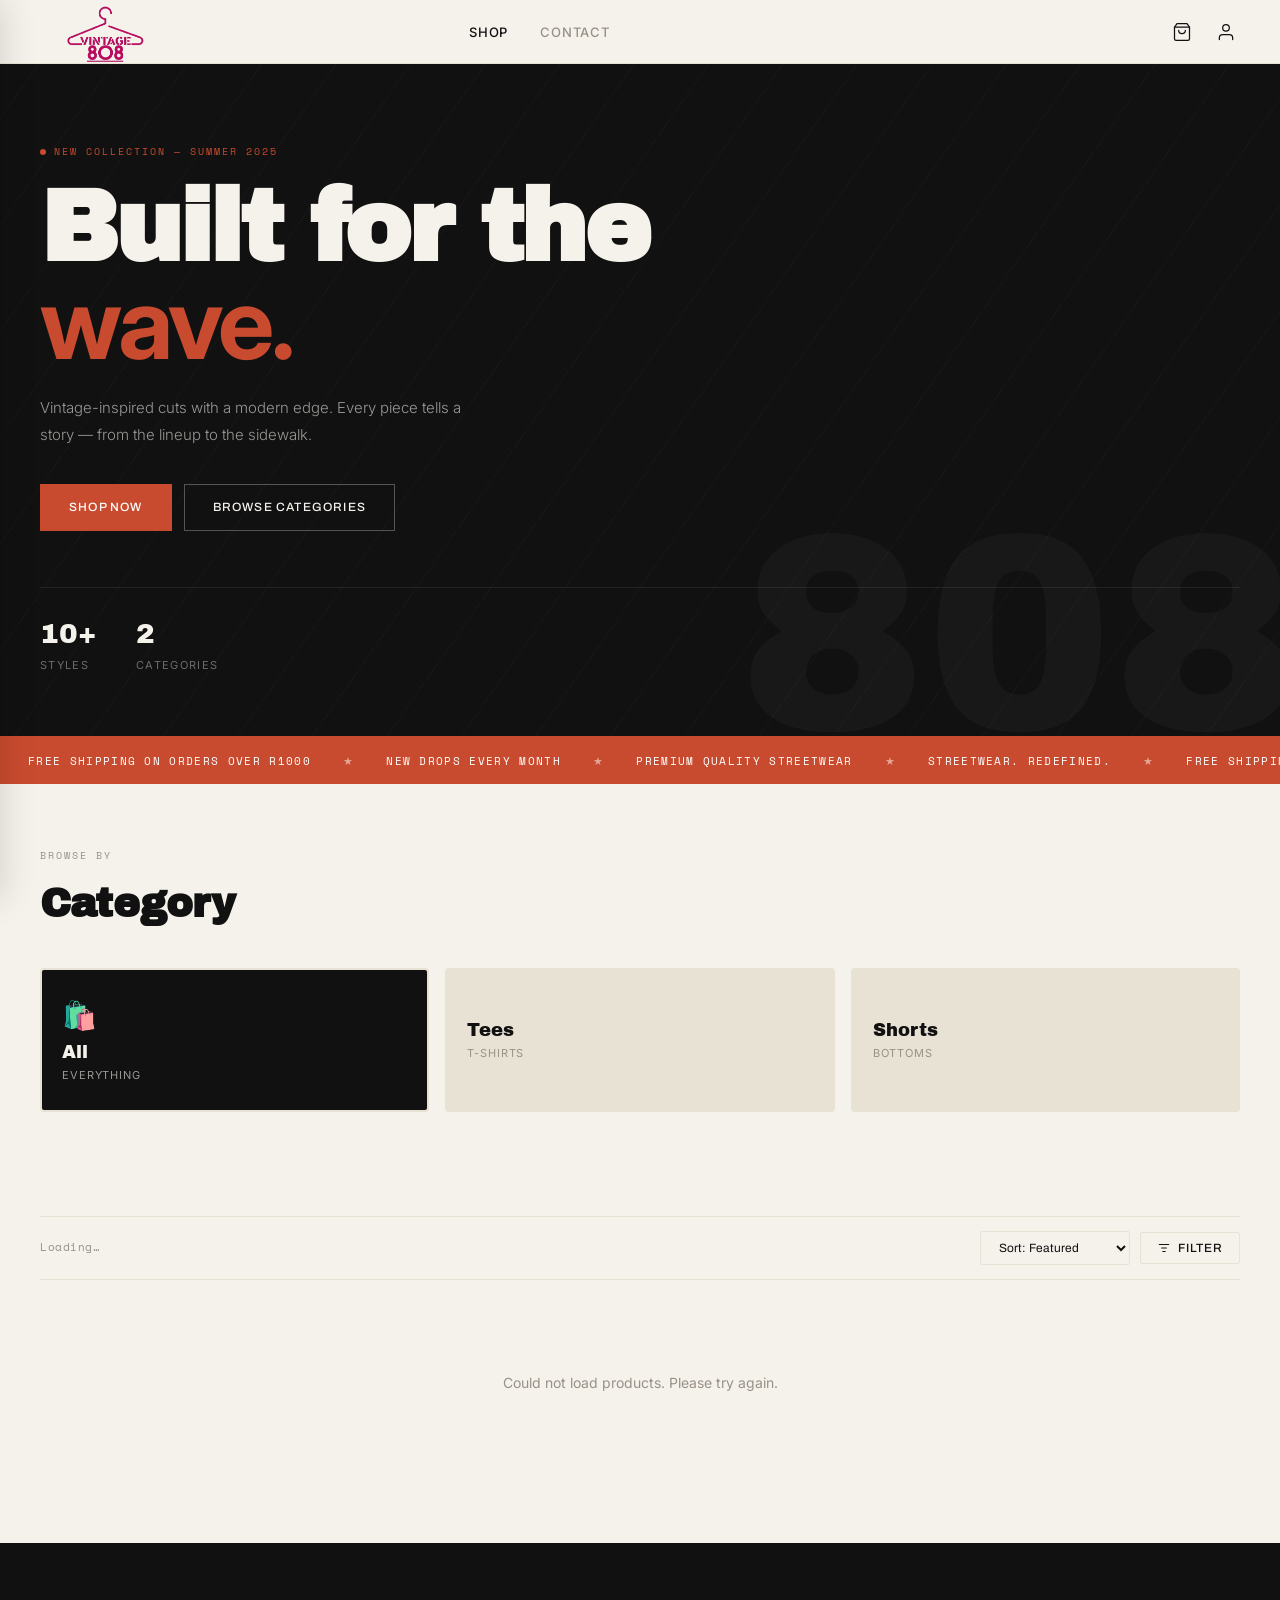
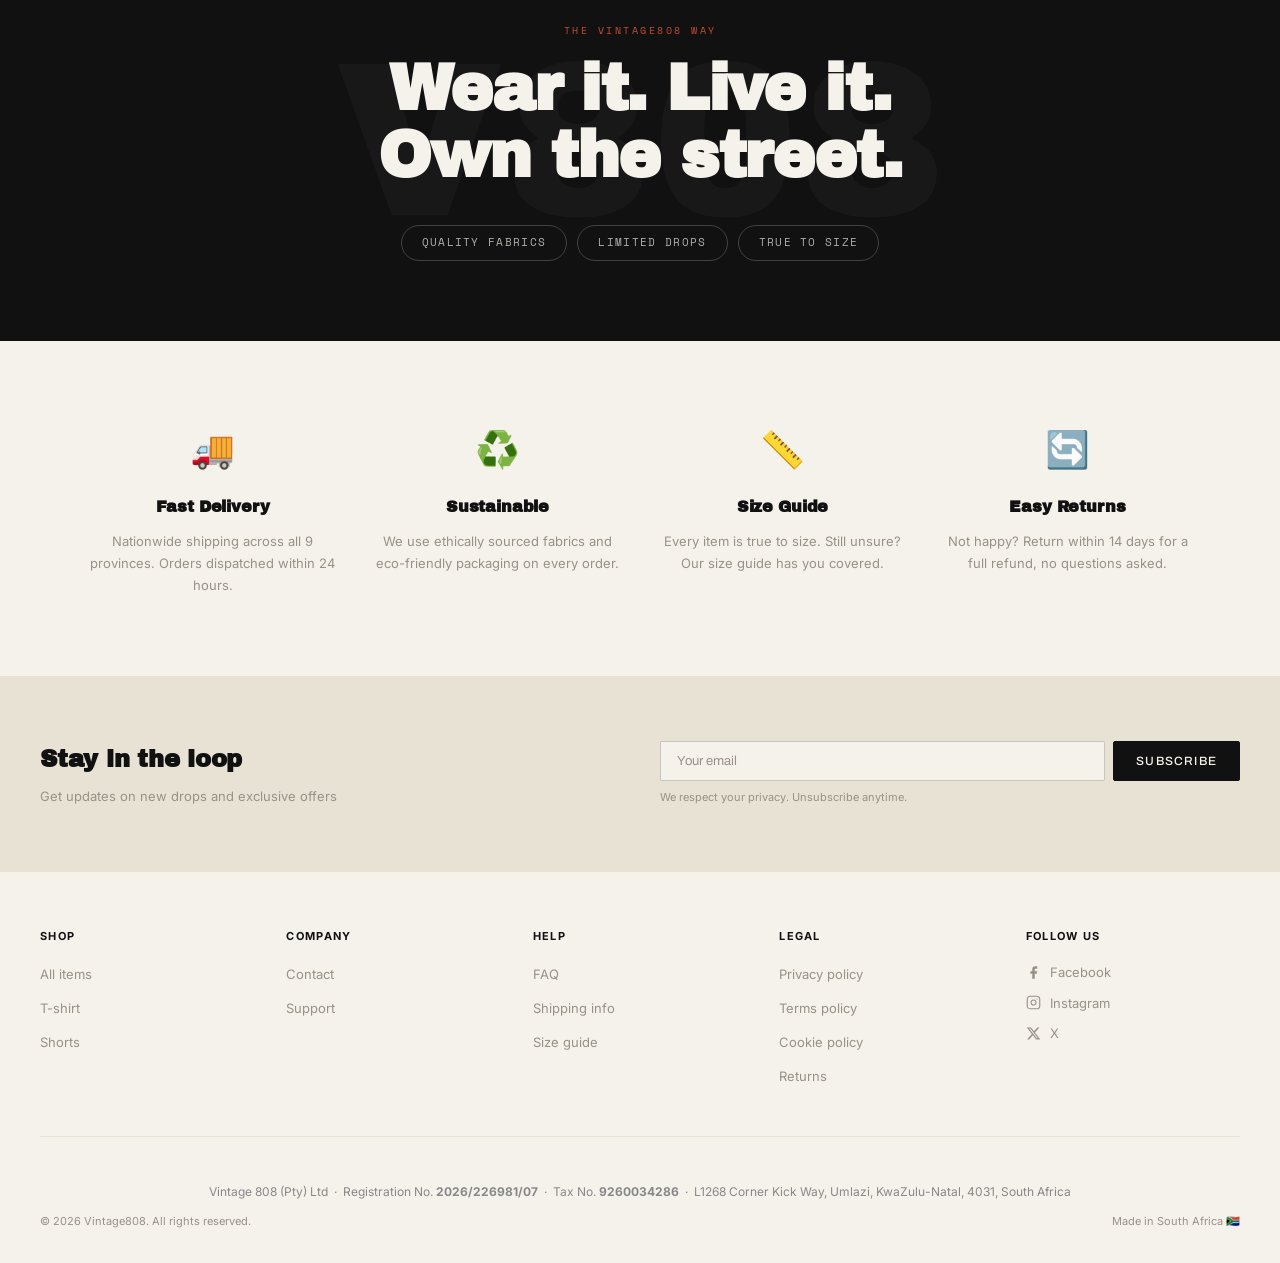
<file: shop.html>
<!DOCTYPE html>
<html lang="en">
<head>
  <meta charset="UTF-8" />
  <meta name="viewport" content="width=device-width, initial-scale=1.0" />
  <title>Vintage808 — Shop</title>
  <link rel="preconnect" href="https://fonts.googleapis.com" />
  <link rel="preconnect" href="https://fonts.gstatic.com" crossorigin />
  <link href="https://fonts.googleapis.com/css2?family=Archivo+Black&family=Archivo:wght@300;400;500&family=Space+Mono:wght@400;700&display=swap" rel="stylesheet" />
  <link rel="icon" href="./assets/logos/a37d4136-76e2-4e50-98d2-12ee76251b3e.jpeg" type="image/x-icon" />
  <link rel="stylesheet" href="./css/components.css" />
  <link rel="stylesheet" href="./css/main.css" />
  <link rel="stylesheet" href="./css/pages/shop.css" />
  <link rel="stylesheet" href="./css/skeleton.css" />
</head>
<body data-page="shop">

<!-- ── Navigation ── -->
<nav>
  <a href="./index.html" class="nav-logo"><img src="./assets/logos/logo.png" alt="Vintage808" /></a>
  <ul class="nav-links">
    <li><a href="./shop.html">Shop</a></li>
    <li><a href="./contact.html">Contact</a></li>
  </ul>
  <div class="nav-actions">
    <div class="nav-icons">
      <div class="cart-wrap">
        <button class="nav-icon-btn" aria-label="Cart">
          <svg width="20" height="20" viewBox="0 0 24 24" fill="none" stroke="currentColor" stroke-width="1.5" stroke-linecap="round" stroke-linejoin="round">
            <path d="M6 2 3 6v14a2 2 0 0 0 2 2h14a2 2 0 0 0 2-2V6l-3-4z"/>
            <line x1="3" y1="6" x2="21" y2="6"/>
            <path d="M16 10a4 4 0 0 1-8 0"/>
          </svg>
        </button>
        <span class="cart-badge" style="display:none;">0</span>
      </div>
      <button class="nav-icon-btn" aria-label="Account">
        <svg width="20" height="20" viewBox="0 0 24 24" fill="none" stroke="currentColor" stroke-width="1.5" stroke-linecap="round" stroke-linejoin="round">
          <path d="M20 21v-2a4 4 0 0 0-4-4H8a4 4 0 0 0-4 4v2"/>
          <circle cx="12" cy="7" r="4"/>
        </svg>
      </button>
    </div>
    <button class="nav-burger" aria-label="Toggle menu" aria-expanded="false">
      <span></span><span></span><span></span>
    </button>
  </div>
</nav>

<!-- ── Mobile Drawer ── -->
<div class="nav-drawer" aria-hidden="true">
  <ul class="nav-drawer-links">
     <li><a href="./index.html">Home</a></li>
    <li><a href="./shop.html">Shop</a></li>
    <li><a href="./account.html">Account</a></li>
    <li><a href="./contact.html">Contact</a></li>
  </ul>
 <div class="nav-drawer-bottom">
  <div class="nav-drawer-icons">
    <button class="nav-drawer-icon-btn" aria-label="Cart">
      <svg width="16" height="16" viewBox="0 0 24 24" fill="none" stroke="currentColor" stroke-width="1.5" stroke-linecap="round" stroke-linejoin="round">
        <path d="M6 2 3 6v14a2 2 0 0 0 2 2h14a2 2 0 0 0 2-2V6l-3-4z"/>
        <line x1="3" y1="6" x2="21" y2="6"/>
        <path d="M16 10a4 4 0 0 1-8 0"/>
      </svg>
      Cart <span class="drawer-badge" style="display:none;">0</span>
    </button>
    <button class="nav-drawer-icon-btn" aria-label="Account">
      <svg width="16" height="16" viewBox="0 0 24 24" fill="none" stroke="currentColor" stroke-width="1.5" stroke-linecap="round" stroke-linejoin="round">
        <path d="M20 21v-2a4 4 0 0 0-4-4H8a4 4 0 0 0-4 4v2"/>
        <circle cx="12" cy="7" r="4"/>
      </svg>
      Account
    </button>
  </div>

  <!-- Sign out — only shown when logged in -->
  <button id="drawer-logout-btn" style="display:none;width:100%;margin:12px 0 4px;padding:11px 16px;background:none;border:1px solid #e8e4de;border-radius:4px;font-size:12px;font-weight:600;letter-spacing:.08em;text-transform:uppercase;color:#111;cursor:pointer;text-align:left;gap:8px;align-items:center;">
    <svg width="13" height="13" viewBox="0 0 24 24" fill="none" stroke="currentColor" stroke-width="2" style="vertical-align:middle;margin-right:6px;"><path d="M9 21H5a2 2 0 01-2-2V5a2 2 0 012-2h4"/><polyline points="16 17 21 12 16 7"/><line x1="21" y1="12" x2="9" y2="12"/></svg>
    Sign out
  </button>


</div>
</div>

<!-- Cart Overlay -->
<div id="cart-overlay"></div>

<!-- Cart Drawer -->
<aside id="cart-drawer">
  <div class="cart-drawer-header">
    <h2 class="cart-drawer-title">Your cart</h2>
    <button id="cart-drawer-close" aria-label="Close cart">
      <svg width="18" height="18" viewBox="0 0 24 24" fill="none" stroke="currentColor" stroke-width="2">
        <line x1="18" y1="6" x2="6" y2="18"/><line x1="6" y1="6" x2="18" y2="18"/>
      </svg>
    </button>
  </div>
  <div class="cart-drawer-body" id="cart-drawer-body">
    <div class="cart-empty"><p>Your cart is empty</p></div>
  </div>
  <div class="cart-drawer-footer" id="cart-drawer-footer" style="display:none;">
    <div class="cart-drawer-subtotal">
      <span>Subtotal</span>
      <span id="cart-drawer-total">R0.00</span>
    </div>
    <p class="cart-shipping-note">Shipping calculated at checkout</p>
    <a href="./checkout.html" class="btn-checkout">Checkout</a>
  </div>
</aside>

<!-- ── Hero ── -->
<section class="hero">
  <div class="hero-content">
    <p class="hero-tag">
      <span class="hero-tag-dot"></span>
      New Collection — Summer 2025
    </p>
    <h1 class="hero-heading">Built for the<br/><em>wave.</em></h1>
    <p class="hero-body">Vintage-inspired cuts with a modern edge. Every piece tells a story — from the lineup to the sidewalk.</p>
    <div class="hero-actions">
      <a href="#products" class="btn btn-primary">Shop now</a>
      <a href="#categories" class="btn btn-ghost">Browse categories</a>
    </div>
  </div>
  <div class="hero-stats">
    <div class="hero-stat">
      <span class="hero-stat-num">10+</span>
      <span class="hero-stat-label">Styles</span>
    </div>
    <div class="hero-stat">
      <span class="hero-stat-num">2</span>
      <span class="hero-stat-label">Categories</span>
    </div>

  </div>
</section>

<!-- ── Marquee ticker ── -->
<div class="marquee-wrap">
  <div class="marquee-track">
    <span>Free shipping on orders over R1000</span>
    <span class="marquee-sep">★</span>
    <span>New drops every month</span>
    <span class="marquee-sep">★</span>
    <span>Premium quality streetwear</span>
    <span class="marquee-sep">★</span>
    <span>Streetwear. Redefined.</span>
    <span class="marquee-sep">★</span>
    <span>Free shipping on orders over R1000</span>
    <span class="marquee-sep">★</span>
    <span>New drops every month</span>
    <span class="marquee-sep">★</span>
    <span>Premium quality streetwear</span>
    <span class="marquee-sep">★</span>
  <span>Streetwear. Redefined.</span>
    <span class="marquee-sep">★</span>
  </div>
</div>

<!-- ── Category tiles ── -->
<section class="categories-section" id="categories">
  <div class="categories-header">
    <p class="section-eyebrow">Browse by</p>
    <h2 class="section-heading">Category</h2>
  </div>
  <div class="category-tiles">
    <button class="category-tile category-tile--active" data-cat="all">
      <div class="category-tile-inner">
        <span class="category-tile-icon">🛍️</span>
        <span class="category-tile-name">All</span>
        <span class="category-tile-sub">Everything</span>
      </div>
    </button>
    <button class="category-tile" data-cat="tshirts">
      <div class="category-tile-inner">
     
        <span class="category-tile-name">Tees</span>
        <span class="category-tile-sub">T-Shirts</span>
      </div>
    </button>
    <button class="category-tile" data-cat="shorts">
      <div class="category-tile-inner">
       
        <span class="category-tile-name">Shorts</span>
        <span class="category-tile-sub">Bottoms</span>
      </div>
    </button>

  </div>
</section>

<!-- ── Products ── -->
<section class="products-section" id="products">

  <!-- Sticky filter bar -->
  <div class="filter-bar" id="filter-bar">
    <div class="filter-bar-left">
      <span class="filter-bar-count" id="product-count">Loading…</span>
    </div>
    <div class="filter-bar-right">
      <div class="sort-wrap">
        <select class="sort-select" id="sort-select">
          <option value="default">Sort: Featured</option>
          <option value="price-asc">Price: Low to High</option>
          <option value="price-desc">Price: High to Low</option>
          <option value="name-asc">Name: A–Z</option>
        </select>
      </div>
      <button class="filter-btn" id="filter-toggle-btn">
        <svg width="14" height="14" viewBox="0 0 24 24" fill="none" stroke="currentColor" stroke-width="2" stroke-linecap="round" stroke-linejoin="round">
          <line x1="4" y1="6" x2="20" y2="6"/>
          <line x1="8" y1="12" x2="16" y2="12"/>
          <line x1="10" y1="18" x2="14" y2="18"/>
        </svg>
        Filter
      </button>
    </div>
  </div>

  <!-- Product grid -->
  <div class="product-grid" id="product-grid"></div>

  <!-- Pagination -->
  <div class="pagination" id="pagination"></div>

</section>

<!-- ── Mid-page brand banner ── -->
<section class="brand-banner">
  <div class="brand-banner-inner">
    <p class="brand-banner-eyebrow">The Vintage808 Way</p>
    <h2 class="brand-banner-heading">Wear it. Live it.<br/>Own the street.</h2>
    <div class="brand-banner-pills">
      <span class="brand-pill">Quality fabrics</span>
      <span class="brand-pill">Limited drops</span>

      <span class="brand-pill">True to size</span>
    </div>
  </div>
</section>

<!-- ── Why us section ── -->
<section class="why-section">
  <div class="why-grid">
    <div class="why-item">
      <div class="why-icon">🚚</div>
      <h3 class="why-title">Fast Delivery</h3>
      <p class="why-body">Nationwide shipping across all 9 provinces. Orders dispatched within 24 hours.</p>
    </div>
    <div class="why-item">
      <div class="why-icon">♻️</div>
      <h3 class="why-title">Sustainable</h3>
      <p class="why-body">We use ethically sourced fabrics and eco-friendly packaging on every order.</p>
    </div>
    <div class="why-item">
      <div class="why-icon">📏</div>
      <h3 class="why-title">Size Guide</h3>
      <p class="why-body">Every item is true to size. Still unsure? Our size guide has you covered.</p>
    </div>
    <div class="why-item">
      <div class="why-icon">🔄</div>
      <h3 class="why-title">Easy Returns</h3>
      <p class="why-body">Not happy? Return within 14 days for a full refund, no questions asked.</p>
    </div>
  </div>
</section>

<!-- ── Newsletter ── -->
<section class="newsletter">
  <div>
    <h3 class="newsletter-heading">Stay in the loop</h3>
    <p class="newsletter-sub">Get updates on new drops and exclusive offers</p>
  </div>
  <div class="newsletter-form">
    <div class="newsletter-row">
      <input type="email" class="newsletter-input" placeholder="Your email" />
      <button class="btn-subscribe">Subscribe</button>
    </div>
    <p class="newsletter-note">We respect your privacy. Unsubscribe anytime.</p>
  </div>
</section>


<!-- ── Footer ── -->
<footer>
  <div class="footer-grid">
    <div>
      <p class="footer-col-title">Shop</p>
      <ul class="footer-links">
        <li><a href="./shop.html">All items</a></li>
        <li><a href="./shop.html">T-shirt</a></li>
        <li><a href="./shop.html">Shorts</a></li>
      </ul>
    </div>
    <div>
      <p class="footer-col-title">Company</p>
      <ul class="footer-links">
        
        <li><a href="./contact.html">Contact</a></li>
        <li><a href="./contact.html">Support</a></li>
      </ul>
    </div>
    <div>
      <p class="footer-col-title">Help</p>
      <ul class="footer-links">
        <li><a href="./faq.html">FAQ</a></li>
        <li><a href="./shipping.html">Shipping info</a></li>
        <li><a href="#">Size guide</a></li>
      </ul>
    </div>
    <div>
      <p class="footer-col-title">Legal</p>
      <ul class="footer-links">
        <li><a href="./privacy.html">Privacy policy</a></li>
        <li><a href="./terms.html">Terms policy</a></li>
        <li><a href="#">Cookie policy</a></li>
        <li><a href="./returns.html">Returns</a></li>
      </ul>
    </div>
    <div>
      <p class="footer-col-title">Follow Us</p>
      <ul class="social-links">
        <li><a href="#" class="social-link"><span class="social-icon"><svg width="15" height="15" viewBox="0 0 24 24" fill="currentColor"><path d="M18 2h-3a5 5 0 0 0-5 5v3H7v4h3v8h4v-8h3l1-4h-4V7a1 1 0 0 1 1-1h3z"/></svg></span>Facebook</a></li>
        <li><a href="#" class="social-link"><span class="social-icon"><svg width="15" height="15" viewBox="0 0 24 24" fill="none" stroke="currentColor" stroke-width="1.8" stroke-linecap="round" stroke-linejoin="round"><rect x="2" y="2" width="20" height="20" rx="5"/><path d="M16 11.37A4 4 0 1 1 12.63 8 4 4 0 0 1 16 11.37z"/><line x1="17.5" y1="6.5" x2="17.51" y2="6.5"/></svg></span>Instagram</a></li>
        <li><a href="#" class="social-link"><span class="social-icon"><svg width="15" height="15" viewBox="0 0 24 24" fill="currentColor"><path d="M18.244 2.25h3.308l-7.227 8.26 8.502 11.24H16.17l-5.214-6.817L4.99 21.75H1.68l7.73-8.835L1.254 2.25H8.08l4.713 6.231zm-1.161 17.52h1.833L7.084 4.126H5.117z"/></svg></span>X</a></li>
      </ul>
    </div>
  </div>

<!-- ── Business registration (compliance) ── -->
<div class="footer-legal-strip">
  <p>
    Vintage 808 (Pty) Ltd &nbsp;·&nbsp;
    Registration No. <strong>2026/226981/07</strong> &nbsp;·&nbsp;
    Tax No. <strong>9260034286</strong> &nbsp;·&nbsp;
    L1268 Corner Kick Way, Umlazi, KwaZulu-Natal, 4031, South Africa
  </p>
</div>

  <div class="footer-bottom">
    <span>© 2026 Vintage808. All rights reserved.</span>
    <span>Made in South Africa 🇿🇦</span>
  </div>
</footer>

<script type="module" src="./js/main.js" defer></script>
</body>
</html>
</file>
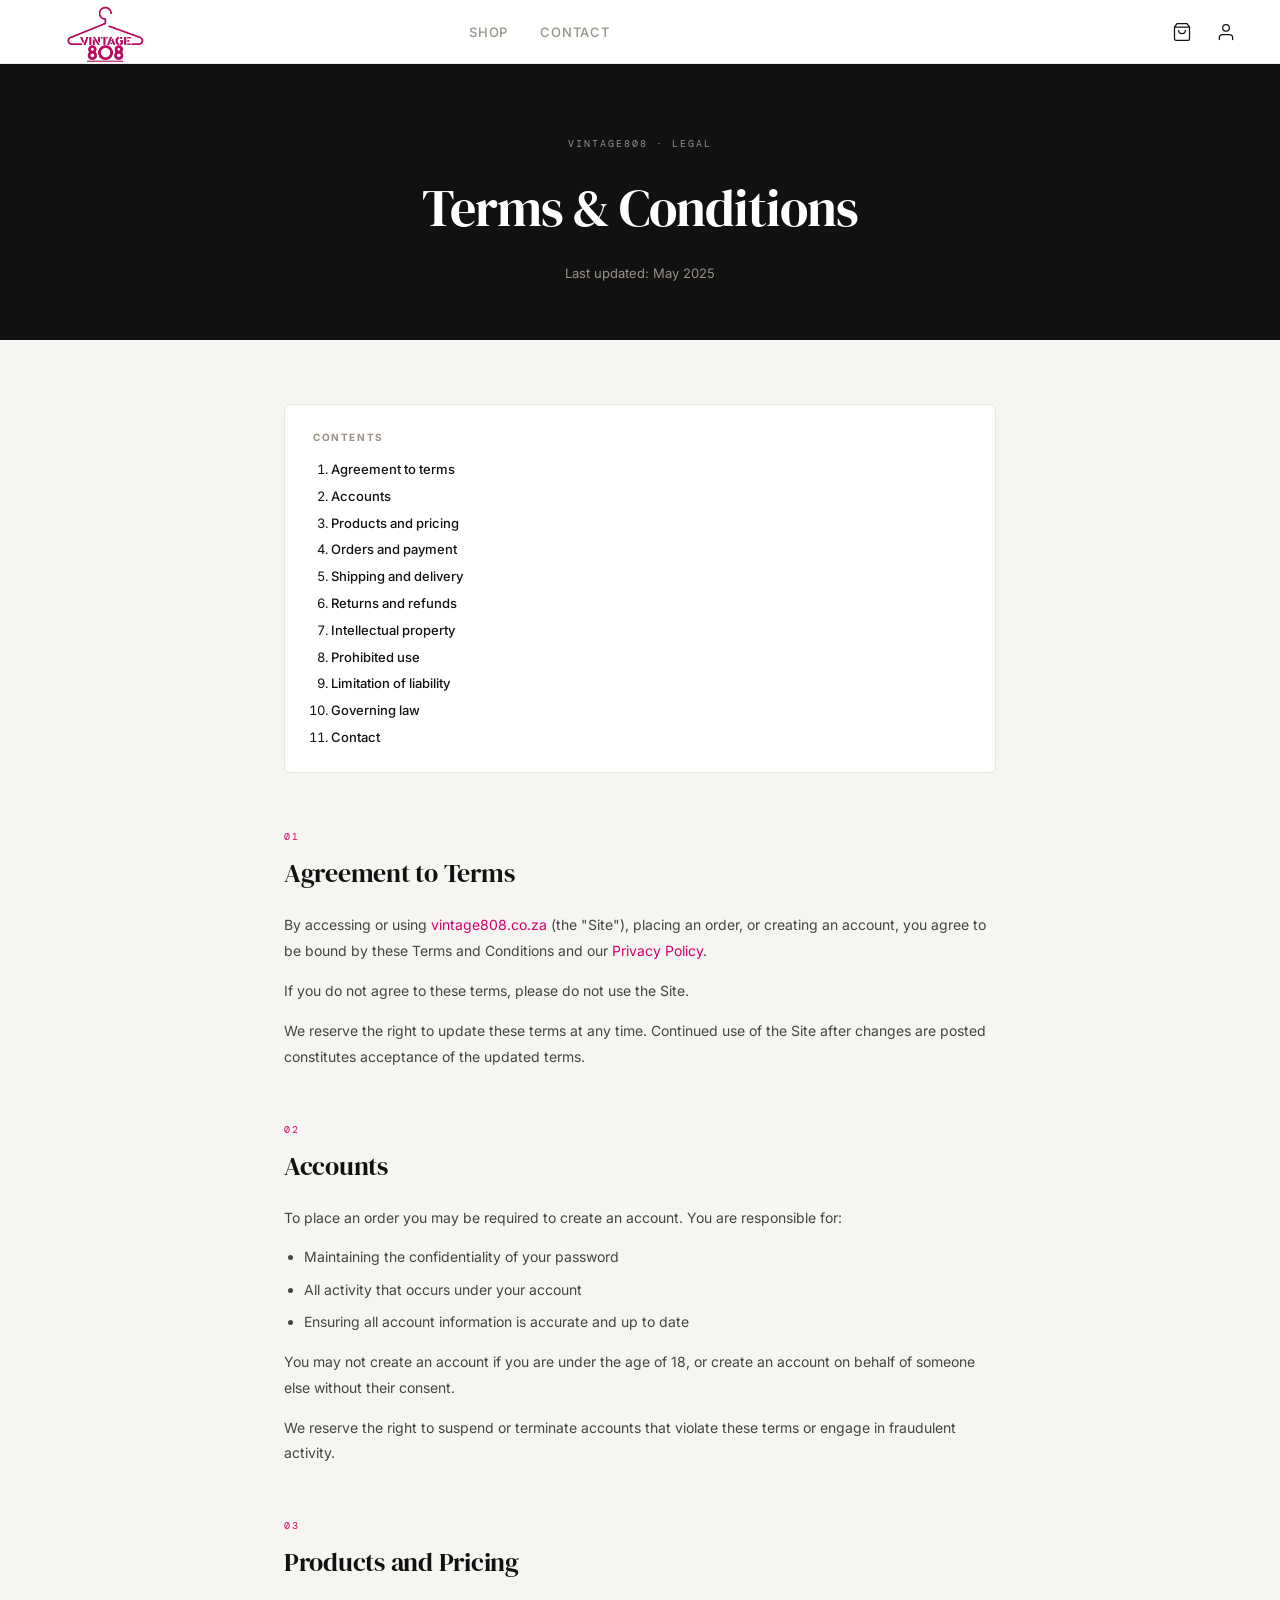
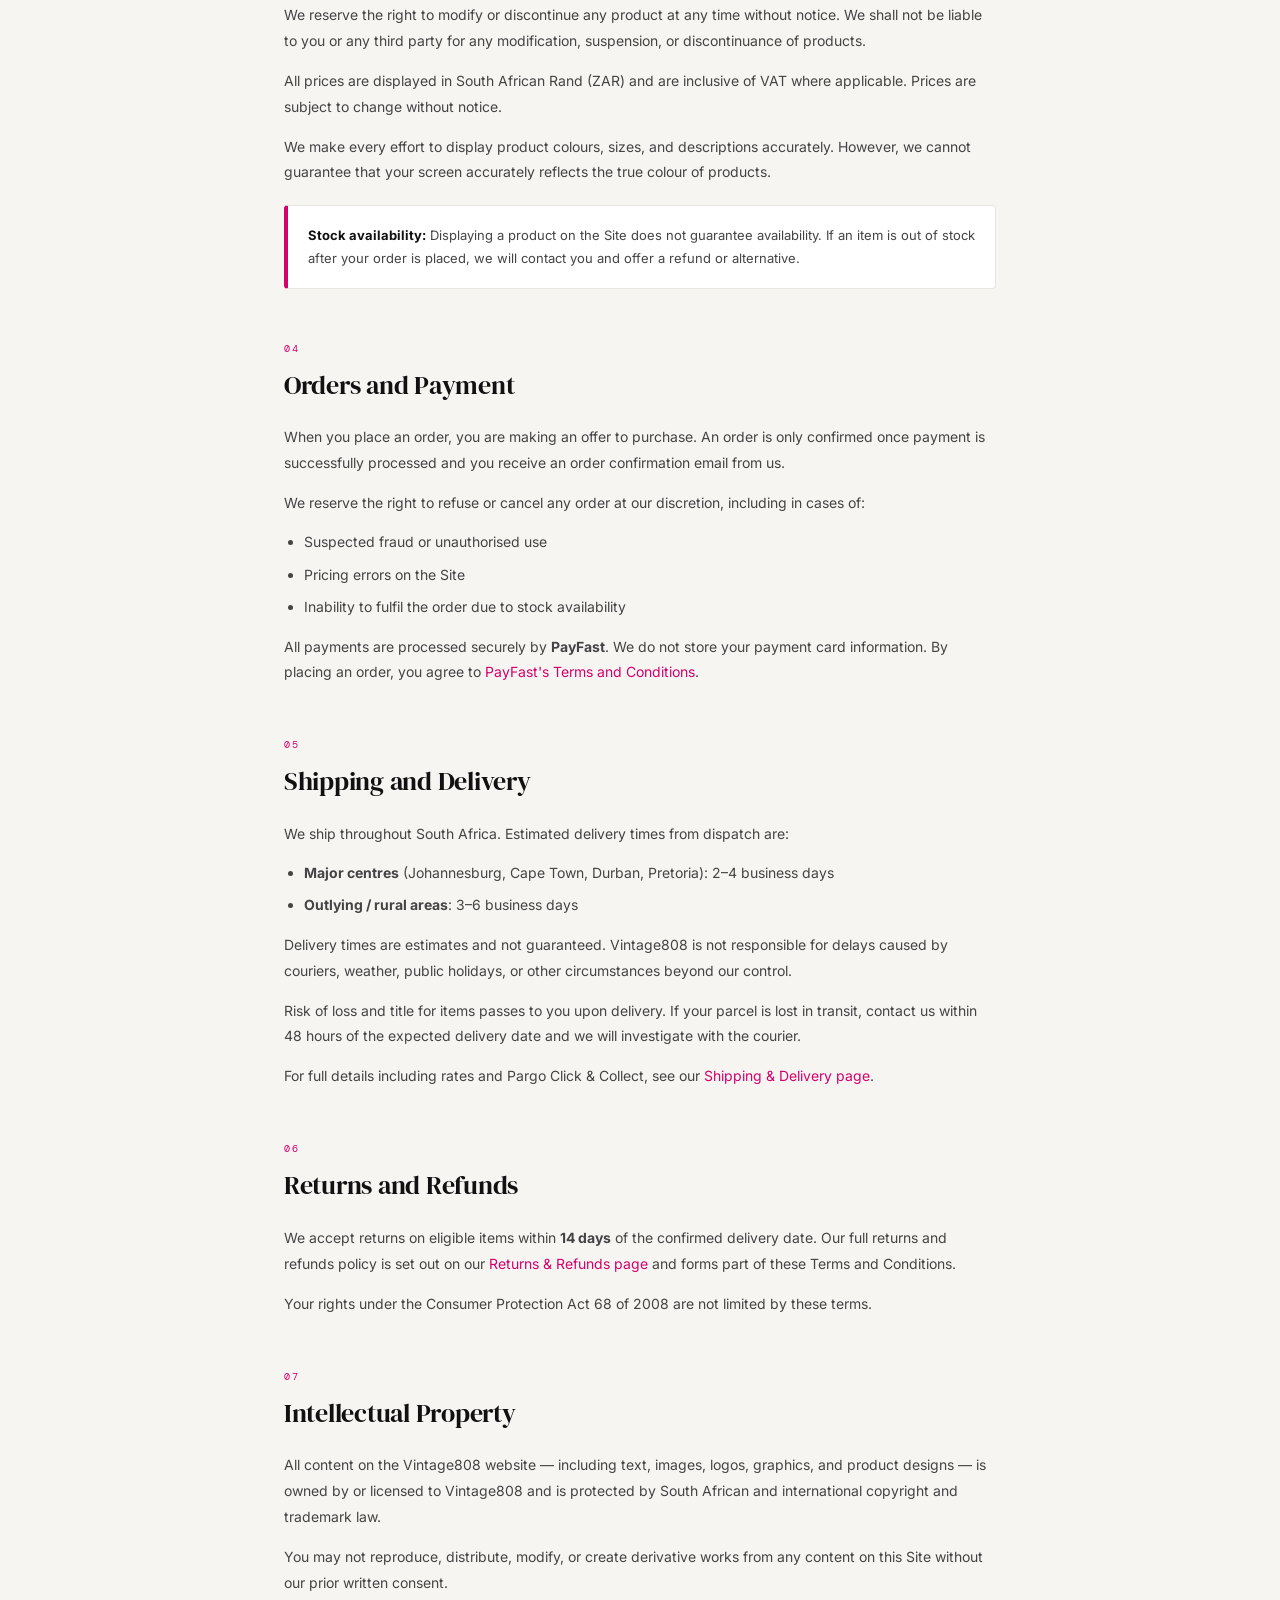
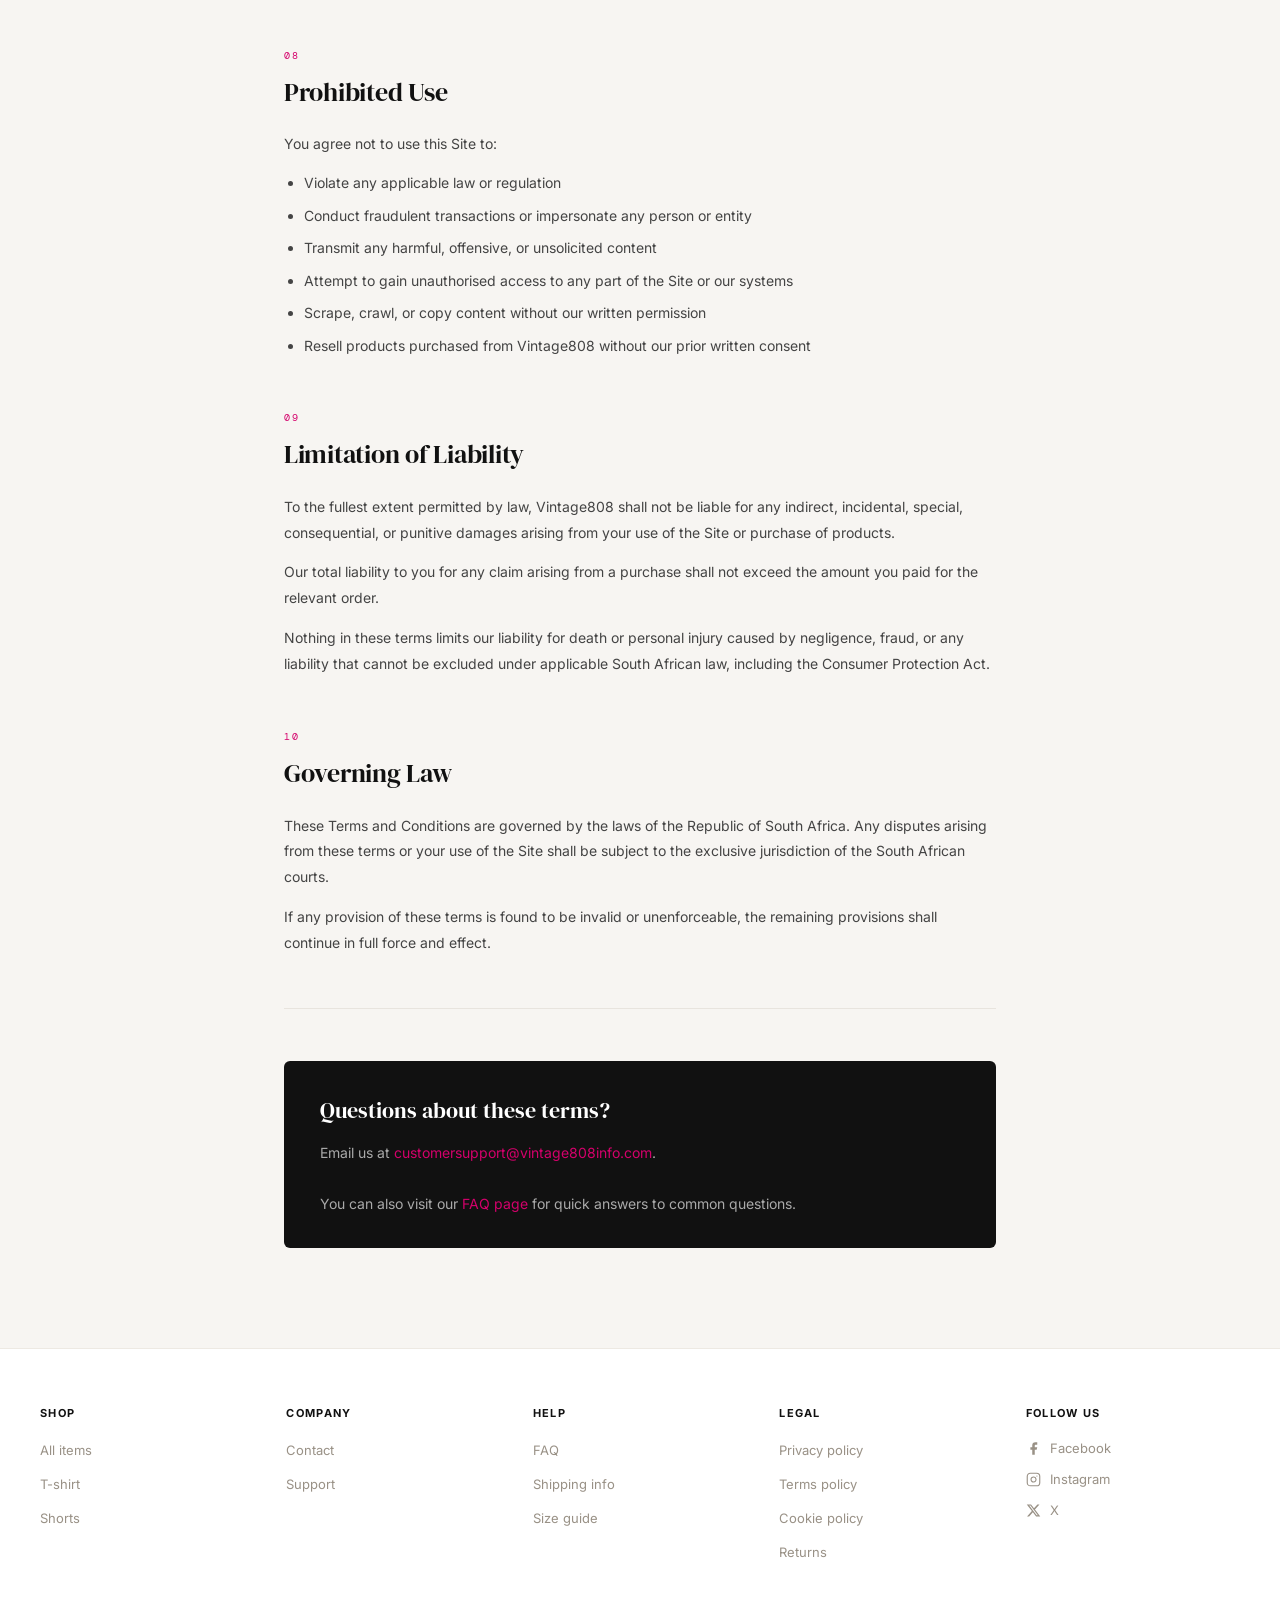
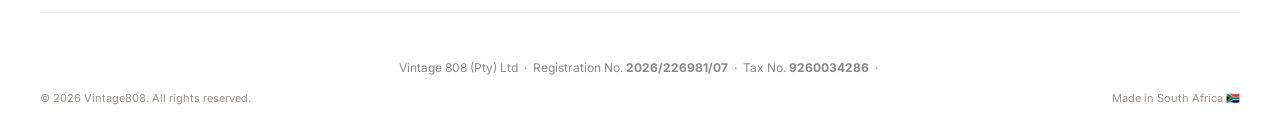
<file: terms.html>
<!DOCTYPE html>
<html lang="en">
<head>
  <meta charset="UTF-8" />
  <meta name="viewport" content="width=device-width, initial-scale=1.0" />
  <title>Terms & Conditions — Vintage808</title>
  <meta name="description" content="Vintage808 terms and conditions of sale." />
  <link rel="preconnect" href="https://fonts.googleapis.com" />
  <link rel="preconnect" href="https://fonts.gstatic.com" crossorigin />
  <link href="https://fonts.googleapis.com/css2?family=DM+Serif+Display&family=DM+Sans:wght@400;500;600&family=DM+Mono:wght@400;500&display=swap" rel="stylesheet" />
  <link rel="stylesheet" href="./css/main.css" />
  <link rel="stylesheet" href="./css/components.css" />
  <style>
    :root {
      --black: #111111; --white: #ffffff; --sand: #ede9e3; --sand2: #f7f5f2;
      --mid: #999186; --accent: #d4006b;
      --font-display: 'DM Serif Display', serif;
      --font-body: 'DM Sans', sans-serif;
      --font-mono: 'DM Mono', monospace;
    }
    *, *::before, *::after { box-sizing: border-box; margin: 0; padding: 0; }
    body { font-family: var(--font-body); background: var(--sand2); color: var(--black); -webkit-font-smoothing: antialiased; }
    a { color: var(--accent); text-decoration: none; }
    a:hover { text-decoration: underline; }
    .legal-hero { background: var(--black); padding: 72px 40px 56px; text-align: center; }
    .legal-hero-eyebrow { font-family: var(--font-mono); font-size: 10px; letter-spacing: .2em; text-transform: uppercase; color: var(--mid); margin-bottom: 14px; }
    .legal-hero h1 { font-family: var(--font-display); font-size: clamp(32px, 5vw, 52px); font-weight: 400; color: var(--white); letter-spacing: -.02em; }
    .legal-hero-sub { margin-top: 14px; font-size: 13px; color: var(--mid); }
    .legal-body { max-width: 760px; margin: 0 auto; padding: 64px 24px 100px; }
    .legal-toc { background: var(--white); border: 1px solid #e8e4de; border-radius: 6px; padding: 24px 28px; margin-bottom: 56px; }
    .legal-toc-title { font-size: 10px; font-weight: 700; letter-spacing: .16em; text-transform: uppercase; color: var(--mid); margin-bottom: 14px; }
    .legal-toc ol { padding-left: 18px; display: flex; flex-direction: column; gap: 6px; }
    .legal-toc li { font-size: 13px; }
    .legal-toc a { color: var(--black); font-weight: 500; }
    .legal-toc a:hover { color: var(--accent); text-decoration: none; }
    .legal-section { margin-bottom: 52px; }
    .legal-section-num { font-family: var(--font-mono); font-size: 10px; letter-spacing: .18em; text-transform: uppercase; color: var(--accent); margin-bottom: 8px; }
    .legal-section h2 { font-family: var(--font-display); font-size: clamp(20px, 3vw, 26px); font-weight: 400; letter-spacing: -.01em; color: var(--black); margin-bottom: 18px; }
    .legal-section p { font-size: 14px; line-height: 1.85; color: #444; margin-bottom: 14px; }
    .legal-section p:last-child { margin-bottom: 0; }
    .legal-section ul, .legal-section ol { padding-left: 20px; margin-bottom: 14px; display: flex; flex-direction: column; gap: 8px; }
    .legal-section li { font-size: 14px; line-height: 1.75; color: #444; }
    .legal-highlight { background: var(--white); border: 1px solid #e8e4de; border-left: 4px solid var(--accent); border-radius: 4px; padding: 18px 20px; margin: 20px 0; }
    .legal-highlight p { margin: 0; font-size: 13px; line-height: 1.75; color: #444; }
    .legal-highlight strong { color: var(--black); }
    .legal-divider { height: 1px; background: #e8e4de; margin: 52px 0; }
    .legal-contact-card { background: var(--black); color: var(--white); border-radius: 6px; padding: 32px 36px; margin-top: 52px; }
    .legal-contact-card h3 { font-family: var(--font-display); font-size: 22px; font-weight: 400; margin-bottom: 12px; }
    .legal-contact-card p { font-size: 14px; color: #aaa; line-height: 1.8; margin-bottom: 0; }
    .legal-contact-card a { color: var(--accent); }
    @media (max-width: 600px) { .legal-hero { padding: 48px 20px 40px; } .legal-body { padding: 40px 16px 72px; } }
  </style>
</head>
<body>

<!-- ── Navigation ── -->
<nav>
  <a href="./index.html" class="nav-logo"><img src="./assets/logos/logo.png" alt="Vintage808" /></a>
  <ul class="nav-links">
    <li><a href="./shop.html">Shop</a></li>
    <li><a href="./contact.html">Contact</a></li>
  </ul>
  <div class="nav-actions">
    <div class="nav-icons">
      <div class="cart-wrap">
        <button class="nav-icon-btn" aria-label="Cart">
          <svg width="20" height="20" viewBox="0 0 24 24" fill="none" stroke="currentColor" stroke-width="1.5" stroke-linecap="round" stroke-linejoin="round">
            <path d="M6 2 3 6v14a2 2 0 0 0 2 2h14a2 2 0 0 0 2-2V6l-3-4z"/>
            <line x1="3" y1="6" x2="21" y2="6"/>
            <path d="M16 10a4 4 0 0 1-8 0"/>
          </svg>
        </button>
        <span class="cart-badge" style="display:none;">0</span>
      </div>
      <button class="nav-icon-btn" aria-label="Account">
        <svg width="20" height="20" viewBox="0 0 24 24" fill="none" stroke="currentColor" stroke-width="1.5" stroke-linecap="round" stroke-linejoin="round">
          <path d="M20 21v-2a4 4 0 0 0-4-4H8a4 4 0 0 0-4 4v2"/>
          <circle cx="12" cy="7" r="4"/>
        </svg>
      </button>
    </div>
    <button class="nav-burger" aria-label="Toggle menu" aria-expanded="false">
      <span></span><span></span><span></span>
    </button>
  </div>
</nav>

<!-- ── Mobile Drawer ── -->
<div class="nav-drawer" aria-hidden="true">
  <ul class="nav-drawer-links">
     <li><a href="./index.html">Home</a></li>
    <li><a href="./shop.html">Shop</a></li>
    <li><a href="./account.html">Account</a></li>
    <li><a href="./contact.html">Contact</a></li>
  </ul>
 <div class="nav-drawer-bottom">
  <div class="nav-drawer-icons">
    <button class="nav-drawer-icon-btn" aria-label="Cart">
      <svg width="16" height="16" viewBox="0 0 24 24" fill="none" stroke="currentColor" stroke-width="1.5" stroke-linecap="round" stroke-linejoin="round">
        <path d="M6 2 3 6v14a2 2 0 0 0 2 2h14a2 2 0 0 0 2-2V6l-3-4z"/>
        <line x1="3" y1="6" x2="21" y2="6"/>
        <path d="M16 10a4 4 0 0 1-8 0"/>
      </svg>
      Cart <span class="drawer-badge" style="display:none;">0</span>
    </button>
    <button class="nav-drawer-icon-btn" aria-label="Account">
      <svg width="16" height="16" viewBox="0 0 24 24" fill="none" stroke="currentColor" stroke-width="1.5" stroke-linecap="round" stroke-linejoin="round">
        <path d="M20 21v-2a4 4 0 0 0-4-4H8a4 4 0 0 0-4 4v2"/>
        <circle cx="12" cy="7" r="4"/>
      </svg>
      Account
    </button>
  </div>

  <!-- Sign out — only shown when logged in -->
  <button id="drawer-logout-btn" style="display:none;width:100%;margin:12px 0 4px;padding:11px 16px;background:none;border:1px solid #e8e4de;border-radius:4px;font-size:12px;font-weight:600;letter-spacing:.08em;text-transform:uppercase;color:#111;cursor:pointer;text-align:left;gap:8px;align-items:center;">
    <svg width="13" height="13" viewBox="0 0 24 24" fill="none" stroke="currentColor" stroke-width="2" style="vertical-align:middle;margin-right:6px;"><path d="M9 21H5a2 2 0 01-2-2V5a2 2 0 012-2h4"/><polyline points="16 17 21 12 16 7"/><line x1="21" y1="12" x2="9" y2="12"/></svg>
    Sign out
  </button>


</div>
</div>

<!-- Cart Overlay -->
<div id="cart-overlay"></div>

<!-- Cart Drawer -->
<aside id="cart-drawer">
  <div class="cart-drawer-header">
    <h2 class="cart-drawer-title">Your cart</h2>
    <button id="cart-drawer-close" aria-label="Close cart">
      <svg width="18" height="18" viewBox="0 0 24 24" fill="none" stroke="currentColor" stroke-width="2">
        <line x1="18" y1="6" x2="6" y2="18"/><line x1="6" y1="6" x2="18" y2="18"/>
      </svg>
    </button>
  </div>
  <div class="cart-drawer-body" id="cart-drawer-body">
    <div class="cart-empty"><p>Your cart is empty</p></div>
  </div>
  <div class="cart-drawer-footer" id="cart-drawer-footer" style="display:none;">
    <div class="cart-drawer-subtotal">
      <span>Subtotal</span>
      <span id="cart-drawer-total">R0.00</span>
    </div>
    <p class="cart-shipping-note">Shipping calculated at checkout</p>
    <a href="./checkout.html" class="btn-checkout">Checkout</a>
  </div>
</aside>

<!-- ── Hero ── -->
<div class="legal-hero">
  <div class="legal-hero-eyebrow">Vintage808 · Legal</div>
  <h1>Terms &amp; Conditions</h1>
  <p class="legal-hero-sub">Last updated: May 2025</p>
</div>

<div class="legal-body">

  <div class="legal-toc">
    <div class="legal-toc-title">Contents</div>
    <ol>
      <li><a href="#agreement">Agreement to terms</a></li>
      <li><a href="#accounts">Accounts</a></li>
      <li><a href="#products">Products and pricing</a></li>
      <li><a href="#orders">Orders and payment</a></li>
      <li><a href="#shipping">Shipping and delivery</a></li>
      <li><a href="#returns-ref">Returns and refunds</a></li>
      <li><a href="#ip">Intellectual property</a></li>
      <li><a href="#prohibited">Prohibited use</a></li>
      <li><a href="#liability">Limitation of liability</a></li>
      <li><a href="#governing">Governing law</a></li>
      <li><a href="#contact">Contact</a></li>
    </ol>
  </div>

  <div class="legal-section" id="agreement">
    <div class="legal-section-num">01</div>
    <h2>Agreement to Terms</h2>
    <p>By accessing or using <a href="https://vintage808.co.za">vintage808.co.za</a> (the "Site"), placing an order, or creating an account, you agree to be bound by these Terms and Conditions and our <a href="./privacy.html">Privacy Policy</a>.</p>
    <p>If you do not agree to these terms, please do not use the Site.</p>
    <p>We reserve the right to update these terms at any time. Continued use of the Site after changes are posted constitutes acceptance of the updated terms.</p>
  </div>

  <div class="legal-section" id="accounts">
    <div class="legal-section-num">02</div>
    <h2>Accounts</h2>
    <p>To place an order you may be required to create an account. You are responsible for:</p>
    <ul>
      <li>Maintaining the confidentiality of your password</li>
      <li>All activity that occurs under your account</li>
      <li>Ensuring all account information is accurate and up to date</li>
    </ul>
    <p>You may not create an account if you are under the age of 18, or create an account on behalf of someone else without their consent.</p>
    <p>We reserve the right to suspend or terminate accounts that violate these terms or engage in fraudulent activity.</p>
  </div>

  <div class="legal-section" id="products">
    <div class="legal-section-num">03</div>
    <h2>Products and Pricing</h2>
    <p>We reserve the right to modify or discontinue any product at any time without notice. We shall not be liable to you or any third party for any modification, suspension, or discontinuance of products.</p>
    <p>All prices are displayed in South African Rand (ZAR) and are inclusive of VAT where applicable. Prices are subject to change without notice.</p>
    <p>We make every effort to display product colours, sizes, and descriptions accurately. However, we cannot guarantee that your screen accurately reflects the true colour of products.</p>
    <div class="legal-highlight">
      <p><strong>Stock availability:</strong> Displaying a product on the Site does not guarantee availability. If an item is out of stock after your order is placed, we will contact you and offer a refund or alternative.</p>
    </div>
  </div>

  <div class="legal-section" id="orders">
    <div class="legal-section-num">04</div>
    <h2>Orders and Payment</h2>
    <p>When you place an order, you are making an offer to purchase. An order is only confirmed once payment is successfully processed and you receive an order confirmation email from us.</p>
    <p>We reserve the right to refuse or cancel any order at our discretion, including in cases of:</p>
    <ul>
      <li>Suspected fraud or unauthorised use</li>
      <li>Pricing errors on the Site</li>
      <li>Inability to fulfil the order due to stock availability</li>
    </ul>
    <p>All payments are processed securely by <strong>PayFast</strong>. We do not store your payment card information. By placing an order, you agree to <a href="https://www.payfast.co.za/legal/terms-and-conditions" target="_blank" rel="noopener">PayFast's Terms and Conditions</a>.</p>
  </div>

  <div class="legal-section" id="shipping">
    <div class="legal-section-num">05</div>
    <h2>Shipping and Delivery</h2>
    <p>We ship throughout South Africa. Estimated delivery times from dispatch are:</p>
    <ul>
      <li><strong>Major centres</strong> (Johannesburg, Cape Town, Durban, Pretoria): 2–4 business days</li>
      <li><strong>Outlying / rural areas</strong>: 3–6 business days</li>
    </ul>
    <p>Delivery times are estimates and not guaranteed. Vintage808 is not responsible for delays caused by couriers, weather, public holidays, or other circumstances beyond our control.</p>
    <p>Risk of loss and title for items passes to you upon delivery. If your parcel is lost in transit, contact us within 48 hours of the expected delivery date and we will investigate with the courier.</p>
    <p>For full details including rates and Pargo Click &amp; Collect, see our <a href="./shipping.html">Shipping &amp; Delivery page</a>.</p>
  </div>

  <div class="legal-section" id="returns-ref">
    <div class="legal-section-num">06</div>
    <h2>Returns and Refunds</h2>
    <p>We accept returns on eligible items within <strong>14 days</strong> of the confirmed delivery date. Our full returns and refunds policy is set out on our <a href="./returns.html">Returns &amp; Refunds page</a> and forms part of these Terms and Conditions.</p>
    <p>Your rights under the Consumer Protection Act 68 of 2008 are not limited by these terms.</p>
  </div>

  <div class="legal-section" id="ip">
    <div class="legal-section-num">07</div>
    <h2>Intellectual Property</h2>
    <p>All content on the Vintage808 website — including text, images, logos, graphics, and product designs — is owned by or licensed to Vintage808 and is protected by South African and international copyright and trademark law.</p>
    <p>You may not reproduce, distribute, modify, or create derivative works from any content on this Site without our prior written consent.</p>
  </div>

  <div class="legal-section" id="prohibited">
    <div class="legal-section-num">08</div>
    <h2>Prohibited Use</h2>
    <p>You agree not to use this Site to:</p>
    <ul>
      <li>Violate any applicable law or regulation</li>
      <li>Conduct fraudulent transactions or impersonate any person or entity</li>
      <li>Transmit any harmful, offensive, or unsolicited content</li>
      <li>Attempt to gain unauthorised access to any part of the Site or our systems</li>
      <li>Scrape, crawl, or copy content without our written permission</li>
      <li>Resell products purchased from Vintage808 without our prior written consent</li>
    </ul>
  </div>

  <div class="legal-section" id="liability">
    <div class="legal-section-num">09</div>
    <h2>Limitation of Liability</h2>
    <p>To the fullest extent permitted by law, Vintage808 shall not be liable for any indirect, incidental, special, consequential, or punitive damages arising from your use of the Site or purchase of products.</p>
    <p>Our total liability to you for any claim arising from a purchase shall not exceed the amount you paid for the relevant order.</p>
    <p>Nothing in these terms limits our liability for death or personal injury caused by negligence, fraud, or any liability that cannot be excluded under applicable South African law, including the Consumer Protection Act.</p>
  </div>

  <div class="legal-section" id="governing">
    <div class="legal-section-num">10</div>
    <h2>Governing Law</h2>
    <p>These Terms and Conditions are governed by the laws of the Republic of South Africa. Any disputes arising from these terms or your use of the Site shall be subject to the exclusive jurisdiction of the South African courts.</p>
    <p>If any provision of these terms is found to be invalid or unenforceable, the remaining provisions shall continue in full force and effect.</p>
  </div>

  <div class="legal-divider"></div>

  <div class="legal-contact-card" id="contact">
    <h3>Questions about these terms?</h3>
    <p>
      Email us at <a href="mailto:customersupport@vintage808info.com">customersupport@vintage808info.com</a>.<br/><br/>
      You can also visit our <a href="./faq.html">FAQ page</a> for quick answers to common questions.
    </p>
  </div>

</div>

<!-- ── Footer ── -->
<footer>
  <div class="footer-grid">
    <div>
      <p class="footer-col-title">Shop</p>
      <ul class="footer-links">
        <li><a href="./shop.html">All items</a></li>
        <li><a href="./shop.html">T-shirt</a></li>
        <li><a href="./shop.html">Shorts</a></li>
      </ul>
    </div>
    <div>
      <p class="footer-col-title">Company</p>
      <ul class="footer-links">
       
        <li><a href="./contact.html">Contact</a></li>
        <li><a href="./contact.html">Support</a></li>
      </ul>
    </div>
    <div>
      <p class="footer-col-title">Help</p>
      <ul class="footer-links">
        <li><a href="./faq.html">FAQ</a></li>
        <li><a href="./shipping.html">Shipping info</a></li>
        <li><a href="#">Size guide</a></li>
      </ul>
    </div>
    <div>
      <p class="footer-col-title">Legal</p>
      <ul class="footer-links">
        <li><a href="./privacy.html">Privacy policy</a></li>
        <li><a href="./terms.html">Terms policy</a></li>
        <li><a href="#">Cookie policy</a></li>
        <li><a href="./returns.html">Returns</a></li>
      </ul>
    </div>
    <div>
      <p class="footer-col-title">Follow Us</p>
      <ul class="social-links">
        <li><a href="#" class="social-link"><span class="social-icon"><svg width="15" height="15" viewBox="0 0 24 24" fill="currentColor"><path d="M18 2h-3a5 5 0 0 0-5 5v3H7v4h3v8h4v-8h3l1-4h-4V7a1 1 0 0 1 1-1h3z"/></svg></span>Facebook</a></li>
        <li><a href="#" class="social-link"><span class="social-icon"><svg width="15" height="15" viewBox="0 0 24 24" fill="none" stroke="currentColor" stroke-width="1.8" stroke-linecap="round" stroke-linejoin="round"><rect x="2" y="2" width="20" height="20" rx="5"/><path d="M16 11.37A4 4 0 1 1 12.63 8 4 4 0 0 1 16 11.37z"/><line x1="17.5" y1="6.5" x2="17.51" y2="6.5"/></svg></span>Instagram</a></li>
        <li><a href="#" class="social-link"><span class="social-icon"><svg width="15" height="15" viewBox="0 0 24 24" fill="currentColor"><path d="M18.244 2.25h3.308l-7.227 8.26 8.502 11.24H16.17l-5.214-6.817L4.99 21.75H1.68l7.73-8.835L1.254 2.25H8.08l4.713 6.231zm-1.161 17.52h1.833L7.084 4.126H5.117z"/></svg></span>X</a></li>
      </ul>
    </div>
  </div>

<!-- ── Business registration (compliance) ── -->
<div class="footer-legal-strip">
  <p>
    Vintage 808 (Pty) Ltd &nbsp;·&nbsp;
    Registration No. <strong>2026/226981/07</strong> &nbsp;·&nbsp;
    Tax No. <strong>9260034286</strong> &nbsp;·&nbsp;

  </p>
</div>

  <div class="footer-bottom">
    <span>© 2026 Vintage808. All rights reserved.</span>
    <span>Made in South Africa 🇿🇦</span>
  </div>
</footer>

<script type="module" src="./js/main.js"></script>
</body>
</html>
</file>
<file: css/components.css>
/* ============================================================
   Vintage808 — components.css
   ============================================================ */

/* ── Nav ── */
nav {
  position: sticky;
  top: 0;
  z-index: 100;
  background: var(--white);
  border-bottom: 1px solid var(--sand);
  height: var(--nav-h);
  display: flex;
  align-items: center;
  padding: 0 40px;
  gap: 40px;
}

.nav-logo {
  display: flex;
  align-items: center;
  flex-shrink: 0;
}

.nav-logo img {
  width: 130px;
  height: auto;
  display: block;
}

.nav-links {
  display: flex;
  align-items: center;
  gap: 32px;
  list-style: none;
  margin-left: auto;
  margin-right: auto;
}

.nav-links a {
  font-size: 13px;
  font-weight: 500;
  letter-spacing: 0.06em;
  text-transform: uppercase;
  color: var(--mid);
  transition: color 0.15s;
}

.nav-links a:hover,
.nav-links a.active {
  color: var(--black);
}

/* ── Nav actions ── */
.nav-actions {
  display: flex;
  align-items: center;
  gap: 16px;
  margin-left: auto;
}

.nav-icons {
  display: flex;
  align-items: center;
  gap: 16px;
}

.nav-icon-btn {
  background: none;
  border: none;
  padding: 4px;
  color: var(--black);
  transition: opacity 0.15s;
  cursor: pointer;
  display: flex;
  align-items: center;
  justify-content: center;
}

.nav-icon-btn:hover { opacity: 0.5; }

.cart-wrap {
  position: relative;
  display: flex;
}

.cart-badge {
  position: absolute;
  top: -4px;
  right: -6px;
  width: 16px;
  height: 16px;
  background: var(--accent);
  color: #fff;
  font-size: 9px;
  font-family: var(--font-mono);
  border-radius: 50%;
  display: flex;
  align-items: center;
  justify-content: center;
}

/* ── Cart helpers ── */
.cart-stock-alert {
  background: #fee2e2;
  color: #b91c1c;
  border: 1px solid #fca5a5;
  border-radius: 4px;
  padding: 8px 12px;
  font-size: 12px;
  margin-bottom: 12px;
}

.cart-item-stock-warning {
  font-size: 11px;
  color: #92400e;
  margin: 2px 0;
}

.cart-item-size {
  font-size: 11px;
  color: #888;
  font-weight: 400;
}

.qty-btn--disabled,
.qty-btn:disabled {
  opacity: 0.3;
  cursor: not-allowed;
}

/* ── Burger ── */
.nav-burger {
  display: none;
  flex-direction: column;
  justify-content: center;
  gap: 5px;
  background: none;
  border: none;
  padding: 4px;
  cursor: pointer;
  flex-shrink: 0;
}

.nav-burger span {
  display: block;
  width: 22px;
  height: 1.5px;
  background: var(--black);
  border-radius: 2px;
  transition: transform 0.3s ease, opacity 0.3s ease, width 0.3s ease;
  transform-origin: center;
}

.nav-burger.open span:nth-child(1) { transform: translateY(6.5px) rotate(45deg); }
.nav-burger.open span:nth-child(2) { opacity: 0; width: 0; }
.nav-burger.open span:nth-child(3) { transform: translateY(-6.5px) rotate(-45deg); }

/* ── Mobile drawer ── */
.nav-drawer {
  position: fixed;
  top: var(--nav-h);
  left: 0;
  right: 0;
  bottom: 0;
  background: var(--white);
  z-index: 150;
  display: flex;
  flex-direction: column;
  padding: 0 24px 40px;
  overflow-y: auto;
  transform: translateX(100%);
  opacity: 0;
  visibility: hidden;
  transition: transform 0.35s cubic-bezier(0.4, 0, 0.2, 1),
              opacity 0.35s ease,
              visibility 0.35s;
}

.nav-drawer.open {
  transform: translateX(0);
  opacity: 1;
  visibility: visible;
}

body.nav-open { overflow: hidden; }

.nav-drawer-links {
  list-style: none;
  padding-top: 8px;
  border-bottom: 1px solid var(--sand);
  margin-bottom: 28px;
}

.nav-drawer-links li a {
  display: block;
  font-family: var(--font-display);
  font-size: 28px;
  letter-spacing: -0.02em;
  color: var(--black);
  padding: 16px 0;
  border-bottom: 1px solid var(--sand);
  transition: color 0.15s, padding-left 0.2s;
}

.nav-drawer-links li:last-child a { border-bottom: none; }

.nav-drawer-links li a:hover,
.nav-drawer-links li a.active {
  color: var(--accent);
  padding-left: 6px;
}

.nav-drawer-bottom { margin-top: auto; }

.nav-drawer-icons {
  display: flex;
  align-items: center;
  gap: 12px;
  margin-bottom: 32px;
}

.nav-drawer-icon-btn {
  position: relative;
  background: none;
  border: 1px solid var(--sand);
  border-radius: 2px;
  padding: 10px 14px;
  color: var(--black);
  display: flex;
  align-items: center;
  gap: 8px;
  font-size: 12px;
  font-weight: 500;
  letter-spacing: 0.08em;
  text-transform: uppercase;
  cursor: pointer;
  font-family: var(--font-body);
  transition: border-color 0.15s, background 0.15s;
}

.nav-drawer-icon-btn:hover {
  border-color: var(--black);
  background: var(--sand);
}

.drawer-badge {
  background: var(--accent);
  color: #fff;
  font-family: var(--font-mono);
  font-size: 9px;
  width: 16px;
  height: 16px;
  border-radius: 50%;
  display: flex;
  align-items: center;
  justify-content: center;
}

.nav-drawer-social {
  display: flex;
  align-items: center;
  gap: 20px;
  flex-wrap: wrap;
}

.drawer-social-link {
  display: flex;
  align-items: center;
  gap: 6px;
  font-size: 12px;
  font-weight: 500;
  letter-spacing: 0.06em;
  text-transform: uppercase;
  color: var(--mid);
  transition: color 0.15s;
}

.drawer-social-link:hover { color: var(--black); }

/* ============================================================
   CART OVERLAY & DRAWER
   ============================================================ */

#cart-overlay {
  display: none;
  position: fixed;
  inset: 0;
  background: rgba(0,0,0,0.45);
  z-index: 900;
}

#cart-overlay.open { display: block; }

#cart-drawer {
  position: fixed;
  top: 0;
  right: 0;
  height: 100%;
  width: 380px;
  max-width: 92vw;
  background: #fff;
  z-index: 901;
  display: flex;
  flex-direction: column;
  transform: translateX(100%);
  transition: transform 0.3s cubic-bezier(0.4, 0, 0.2, 1);
}

#cart-drawer.open { transform: translateX(0); }

.cart-drawer-header {
  display: flex;
  align-items: center;
  justify-content: space-between;
  padding: 1.25rem 1.5rem;
  border-bottom: 1px solid #e8e8e8;
}

.cart-drawer-title {
  font-family: 'Archivo Black', sans-serif;
  font-size: 1rem;
  margin: 0;
}

#cart-drawer-close {
  background: none;
  border: none;
  cursor: pointer;
  padding: 4px;
  color: #111;
  display: flex;
  align-items: center;
  opacity: 0.45;
  transition: opacity 0.15s;
}

#cart-drawer-close:hover { opacity: 1; }

.cart-drawer-body {
  flex: 1;
  overflow-y: auto;
  padding: 1rem 1.5rem;
}

.cart-empty {
  display: flex;
  flex-direction: column;
  align-items: center;
  justify-content: center;
  gap: 1rem;
  height: 100%;
  min-height: 220px;
  color: #bbb;
  text-align: center;
}

.cart-empty p { font-size: 0.88rem; margin: 0; }

.cart-item {
  display: flex;
  gap: 14px;
  padding: 1rem 0;
  border-bottom: 1px solid #f0f0f0;
  align-items: flex-start;
}

.cart-item-img {
  width: 72px;
  height: 84px;
  border-radius: 3px;
  flex-shrink: 0;
  background: #f5f5f5;
  object-fit: cover;
  display: block;
}

.cart-item-info {
  flex: 1;
  display: flex;
  flex-direction: column;
  gap: 5px;
  padding-top: 2px;
}

.cart-item-name {
  font-size: 0.8rem;
  font-weight: 500;
  margin: 0;
  line-height: 1.4;
  color: #111;
}

.cart-item-price {
  font-family: 'Space Mono', monospace;
  font-size: 0.78rem;
  color: #111;
  margin: 0;
}

.cart-item-qty {
  display: flex;
  align-items: center;
  border: 1px solid #ddd;
  border-radius: 2px;
  width: fit-content;
  margin-top: 4px;
  overflow: hidden;
}

.qty-btn {
  background: none;
  border: none;
  cursor: pointer;
  width: 28px;
  height: 28px;
  display: flex;
  align-items: center;
  justify-content: center;
  font-size: 16px;
  color: #111;
  transition: background 0.12s;
  flex-shrink: 0;
  line-height: 1;
}

.qty-btn:hover { background: #f5f5f5; }

.qty-count {
  font-size: 0.72rem;
  font-weight: 500;
  color: #111;
  min-width: 28px;
  height: 28px;
  display: flex;
  align-items: center;
  justify-content: center;
  border-left: 1px solid #ddd;
  border-right: 1px solid #ddd;
}

.cart-item-remove {
  background: none;
  border: none;
  cursor: pointer;
  padding: 4px;
  color: #ccc;
  flex-shrink: 0;
  margin-top: 2px;
  transition: color 0.15s;
  display: flex;
  align-items: center;
}

.cart-item-remove:hover { color: #111; }

.cart-drawer-footer {
  padding: 1rem 1.5rem 1.5rem;
  border-top: 1px solid #e8e8e8;
  display: flex;
  flex-direction: column;
}

.cart-drawer-subtotal {
  display: flex;
  justify-content: space-between;
  font-size: 0.88rem;
  font-weight: 500;
  color: #111;
  margin-bottom: 4px;
}

.cart-shipping-note {
  font-size: 0.72rem;
  color: #bbb;
  margin: 0 0 1rem;
}

.btn-checkout {
  display: block;
  width: 100%;
  padding: 13px;
  background: #111;
  color: #fff;
  text-align: center;
  text-decoration: none;
  font-family: 'Archivo Black', sans-serif;
  font-size: 0.8rem;
  letter-spacing: 0.05em;
  border: none;
  border-radius: 2px;
  cursor: pointer;
  box-sizing: border-box;
  transition: background 0.15s;
}

.btn-checkout:hover { background: #333; }

/* ============================================================
   NEWSLETTER
   ============================================================ */

.newsletter {
  background: var(--sand);
  padding: 60px 40px;
  display: grid;
  grid-template-columns: 1fr 1fr;
  align-items: center;
  gap: 40px;
}

.newsletter-heading {
  font-family: var(--font-display);
  font-size: 22px;
  letter-spacing: -0.01em;
  margin-bottom: 6px;
}

.newsletter-sub {
  font-size: 13px;
  color: var(--mid);
}

.newsletter-form {
  display: flex;
  flex-direction: column;
  gap: 8px;
}

.newsletter-row {
  display: flex;
  gap: 8px;
}

.newsletter-input {
  flex: 1;
  padding: 11px 16px;
  font-family: var(--font-body);
  font-size: 13px;
  border: 1px solid rgba(17,17,17,0.2);
  border-radius: 2px;
  background: var(--white);
  color: var(--black);
  outline: none;
  transition: border-color 0.15s;
}

.newsletter-input:focus       { border-color: var(--black); }
.newsletter-input::placeholder { color: var(--mid); }

.btn-subscribe {
  padding: 11px 20px;
  background: var(--black);
  color: var(--white);
  border: 1px solid var(--black);
  font-size: 12px;
  font-weight: 500;
  letter-spacing: 0.1em;
  text-transform: uppercase;
  border-radius: 2px;
  transition: opacity 0.15s;
  white-space: nowrap;
  cursor: pointer;
}

.btn-subscribe:hover { opacity: 0.75; }

.newsletter-note {
  font-size: 11px;
  color: var(--mid);
}

/* ============================================================
   FOOTER
   ============================================================ */

footer {
  background: var(--white);
  border-top: 1px solid var(--sand);
  padding: 56px 40px 32px;
}

.footer-grid {
  display: grid;
  grid-template-columns: repeat(5, 1fr);
  gap: 32px;
  padding-bottom: 48px;
  border-bottom: 1px solid var(--sand);
  margin-bottom: 32px;
}

.footer-col-title {
  font-size: 11px;
  font-weight: 700;
  letter-spacing: 0.12em;
  text-transform: uppercase;
  margin-bottom: 16px;
  color: var(--black);
}

.footer-links {
  list-style: none;
  display: flex;
  flex-direction: column;
  gap: 10px;
}

.footer-links a {
  font-size: 13px;
  color: var(--mid);
  transition: color 0.15s;
}

.footer-links a:hover { color: var(--black); }

.social-links {
  list-style: none;
  display: flex;
  flex-direction: column;
  gap: 10px;
}

.social-link {
  display: flex;
  align-items: center;
  gap: 8px;
  font-size: 13px;
  color: var(--mid);
  transition: color 0.15s;
}

.social-link:hover { color: var(--black); }

.social-icon {
  width: 16px;
  height: 16px;
  display: flex;
  align-items: center;
  justify-content: center;
  flex-shrink: 0;
}

.footer-bottom {
  display: flex;
  align-items: center;
  justify-content: space-between;
  font-size: 11px;
  color: var(--mid);
}



/* ============================================================
   PRODUCT GRID
   ============================================================ */

/* Default: 4 columns on large screens */
.product-grid {
  display: grid;
  grid-template-columns: repeat(4, 1fr);
  gap: clamp(4px, 1.5vw, 10px);
  padding: 0;
}

.product-card {
  display: flex;
  flex-direction: column;
  
  overflow: hidden;
  -webkit-tap-highlight-color: transparent;
  transition: box-shadow 0.2s;
  width: 332px;
}

@media (hover: hover) {
  .product-card:hover { box-shadow: 0 8px 32px rgba(0,0,0,0.08); }
}

.product-image {
  aspect-ratio: 3 / 4;

  overflow: hidden;
  position: relative;
  height: 300px;
}

.product-image-track {
  display: flex;
  width: 100%;
  height: 100%;
  transition: transform 0.4s cubic-bezier(0.4, 0, 0.2, 1);
}

.product-image-track img {
  width: 100%;
  height: 100%;
  object-fit: cover;
  flex-shrink: 0;
  transition: transform 0.5s ease;
  user-select: none;
  -webkit-user-drag: none;
}

@media (hover: hover) {
  .product-card:hover .product-image-track img { transform: scale(1.04); }
}

.product-image-prev,
.product-image-next {
  position: absolute;
  top: 50%;
  transform: translateY(-50%);
  background: rgba(255,255,255,0.92);
  border: none;
  border-radius: 50%;
  width: 36px;
  height: 36px;
  display: flex;
  align-items: center;
  justify-content: center;
  cursor: pointer;
  opacity: 0;
  transition: opacity 0.2s;
  z-index: 2;
  color: var(--black);
}

.product-image-prev { left: 8px; }
.product-image-next { right: 8px; }

@media (hover: hover) {
  .product-card:hover .product-image-prev,
  .product-card:hover .product-image-next { opacity: 1; }
}

.product-image-dots {
  position: absolute;
  bottom: 8px;
  left: 50%;
  transform: translateX(-50%);
  display: flex;
  gap: 4px;
  z-index: 2;
}

.product-image-dot {
  width: 5px;
  height: 5px;
  border-radius: 50%;
  background: rgba(255,255,255,0.5);
  border: none;
  cursor: pointer;
  padding: 0;
  transition: background 0.2s, transform 0.2s;
  position: relative;
}

.product-image-dot::after { content: ''; position: absolute; inset: -5px; }
.product-image-dot.active { background: #fff; transform: scale(1.35); }

.product-badge {
  position: absolute;
  top: 10px;
  left: 10px;
  background: var(--black);
  color: var(--white);
  font-family: var(--font-mono);
  font-size: 9px;
  letter-spacing: 0.1em;
  text-transform: uppercase;
  padding: 4px 8px;
  z-index: 2;
}

.product-badge.sale { background: var(--accent); }

.product-info {
  display: flex;
  align-items: flex-start;
  justify-content: space-between;
  gap: 6px;
  padding: clamp(10px, 2vw, 14px) clamp(10px, 2vw, 14px) 4px;
}

.product-name {
  font-size: clamp(12px, 1.4vw, 13px);
  font-weight: bold;
  line-height: 1.4;
  color: var(--black);
}

.product-price {
  font-family: var(--font-mono);
  font-size: clamp(12px, 1.4vw, 13px);
  font-weight: bold;
  white-space: nowrap;
  color: var(--black);
}

/* ── Size picker ── */
.size-picker {
  display: grid;
  grid-template-rows: 0fr;
  transition: grid-template-rows 0.28s cubic-bezier(0.4, 0, 0.2, 1);
  overflow: hidden;
  padding: 0 clamp(10px, 2vw, 14px);
}

.size-picker.open { grid-template-rows: 1fr; }
.size-picker > *  { min-height: 0; overflow: hidden; }

.size-picker-label {
  font-size: 10px;
  letter-spacing: 0.12em;
  text-transform: uppercase;
  color: var(--mid);
  margin: 0 0 8px;
  padding-top: 10px;
}

.size-options {
  display: flex;
  flex-wrap: wrap;
  gap: 5px;
  margin-bottom: 6px;
}

.size-option {
  background: transparent;
  border: 1px solid #ddd;
  min-width: 36px;
  min-height: 32px;
  padding: 4px 8px;
  font-size: 11px;
  letter-spacing: 0.06em;
  text-transform: uppercase;
  color: var(--black);
  cursor: pointer;
  transition: all 0.15s;
  font-family: var(--font-body);
  display: flex;
  align-items: center;
  justify-content: center;
  -webkit-tap-highlight-color: transparent;
}

.size-option:hover   { border-color: var(--black); }
.size-option.selected { background: var(--black); border-color: var(--black); color: var(--white); }

.size-error {
  font-size: 10px;
  color: #c0392b;
  margin: 0 0 6px;
  min-height: 1em;
}

/* ── Add to cart button ── */
.btn-cart {
  width: 100%;
  background: var(--black);
  color: var(--white);
  border: none;
  padding: clamp(11px, 2vw, 14px) 16px;
  font-size: 11px;
  font-weight: 600;
  letter-spacing: 0.14em;
  text-transform: uppercase;
  transition: background 0.18s, transform 0.12s;
  cursor: pointer;
  font-family: var(--font-body);
  margin-top: auto;
  min-height: 44px;
  -webkit-appearance: none;
  -webkit-tap-highlight-color: transparent;
  border-radius: 5px;
}

.btn-cart:hover  { background: var(--accent); }
.btn-cart:active { transform: scale(0.99); }

/* ============================================================
   RESPONSIVE
   ============================================================ */

/* ── 1600px+: 5 columns ── */
@media (min-width: 1600px) {
  .product-grid {
    grid-template-columns: repeat(4, 1fr);
  }
}

/* ── 1380px: 4 columns ── */
@media (max-width: 1380px) {
  .product-grid {
    grid-template-columns: repeat(4, 1fr);
    gap: 16px;
  }
    .product-card { width: 100%; }
}

/* ── 1024px: 3 columns ── */
@media (max-width: 1024px) {
  .product-grid {
    grid-template-columns: repeat(3, 1fr);
    gap: 14px;
  }
}

/* ── 960px: newsletter stacks ── */
@media (max-width: 960px) {
   .product-grid {
    grid-template-columns: repeat(3, 1fr);
    gap: 14px;
  }
    .product-card { width: 100%; }
  .newsletter {
    grid-template-columns: 1fr;
    padding: 44px 24px;
    gap: 28px;
  }

  .newsletter-heading { font-size: 18px; }
}

/* ── 900px: mobile nav ── */
@media (max-width: 900px) {
  nav {
    display: flex;
    align-items: center;
    justify-content: space-between;
    padding: 0 16px;
    gap: 0;
  }

  nav .nav-links { display: none; }

  .nav-logo img {
    width: 100px;
    height: 40px;
    object-fit: contain;
  }

  .nav-actions {
    display: flex;
    align-items: center;
    gap: 8px;
    margin-left: 0;
  }

  .nav-icons {
    display: flex;
    align-items: center;
    gap: 8px;
  }

  .nav-icons .nav-icon-btn[aria-label="Account"] { display: flex; }
  .nav-burger { display: flex; }
  .nav-drawer-icon-btn[aria-label="Account"] { display: none; }
    .product-card { width: 100%; }
}

/* ── 768px: 2 columns, newsletter/footer tweaks ── */
@media (max-width: 768px) {
  .product-grid {
    grid-template-columns: repeat(3, 1fr);
    gap: 12px;
    padding: 0 16px;
  }
  .product-card { width: 100%; }
  .newsletter {
    padding: 40px 16px;
    gap: 24px;
  }

  .newsletter-row {
    flex-direction: column;
    gap: 8px;
  }

  .newsletter-input,
  .btn-subscribe { width: 100%; }

  .newsletter-note { font-size: 10px; }
}

@media (max-width: 699px) {
  .product-grid {
    grid-template-columns: repeat(2, 1fr);
    max-width: none;
  }

   /* Remove fixed height — let content flow naturally */
  .product-card {
    height: auto;
  }

  /* Fix image height to be uniform regardless of text below */
  .product-image {
    height: 200px; /* consistent across all cards */
  }

  .product-image-track img {
    object-fit: cover;
    object-position: center top;
  }
}

@media (max-width: 520px) {
  .footer-grid { grid-template-columns: repeat(2, 1fr); }

  .section-heading--xl {
    font-size: clamp(48px, 14vw, 72px);
  }

  .product-image-track img {
    object-fit: cover;
    object-position: center top;
  }

  /* Remove fixed height — let content flow naturally */
  .product-card {
    height: auto;
  }

  /* Fix image height to be uniform regardless of text below */
  .product-image {
    height: 200px; /* consistent across all cards */
  }

  /* Keep product name from affecting card height unevenly */
  .product-name {
    display: -webkit-box;
    -webkit-line-clamp: 2;
    -webkit-box-orient: vertical;
    overflow: hidden;
    min-height: 2.8em; /* reserves space for 2 lines always */
  }
}

@media (max-width: 380px) {
  .product-grid {
    gap: 6px;
    padding: 0;
  }

  .product-image {
    height: 180px;
  }
}



/* ── Quick Add Overlay ── */
.qa-overlay {
  position: fixed;
  inset: 0;
  background: rgba(0,0,0,0.45);
  z-index: 900;
  opacity: 0;
  pointer-events: none;
  transition: opacity 0.25s;
}
.qa-overlay.open {
  opacity: 1;
  pointer-events: all;
}

/* ── Quick Add Modal (bottom sheet on mobile, centered on desktop) ── */
.qa-modal {
  position: fixed;
  z-index: 901;
  background: var(--white);
  transition: transform 0.3s cubic-bezier(0.4, 0, 0.2, 1), opacity 0.25s;

  /* Mobile: bottom sheet */
  bottom: 0;
  left: 0;
  right: 0;
  border-radius: 16px 16px 0 0;
  padding: 24px 20px 32px;
  transform: translateY(100%);
  opacity: 0;
}
.qa-modal.open {
  transform: translateY(0);
  opacity: 1;
}

@media (min-width: 600px) {
  .qa-modal {
    /* Desktop: centered card */
    top: 50%;
    left: 50%;
    right: auto;
    bottom: auto;
    width: 460px;
    border-radius: 4px;
    padding: 32px;
    transform: translate(-50%, -48%) scale(0.97);
  }
  .qa-modal.open {
    transform: translate(-50%, -50%) scale(1);
  }
}

.qa-close {
  position: absolute;
  top: 14px;
  right: 14px;
  background: none;
  border: none;
  cursor: pointer;
  color: var(--black);
  padding: 4px;
  display: flex;
}

.qa-body {
  display: flex;
  gap: 16px;
  align-items: flex-start;
}

.qa-img {
  width: 90px;
  height: 110px;
  object-fit: cover;
  flex-shrink: 0;
  background: #e8e2d5;
}

.qa-details {
  flex: 1;
  display: flex;
  flex-direction: column;
  gap: 12px;
}

.qa-name {
  font-size: 13px;
  font-weight: 500;
  line-height: 1.4;
  color: var(--black);
}

.qa-price {
  font-family: var(--font-mono);
  font-size: 13px;
  font-weight: 700;
  color: var(--black);
}

.qa-sizes-label,
.qa-qty-label {
  font-size: 10px;
  letter-spacing: 0.12em;
  text-transform: uppercase;
  color: var(--mid);
  margin-bottom: 8px;
}

.qa-size-error {
  font-size: 10px;
  color: #c0392b;
  min-height: 1em;
  margin-top: 4px;
}

.qa-qty-row {
  display: flex;
  align-items: center;
  gap: 0;
  border: 1px solid #ddd;
  width: fit-content;
}

.qa-qty-btn {
  background: none;
  border: none;
  width: 36px;
  height: 36px;
  font-size: 16px;
  cursor: pointer;
  color: var(--black);
  display: flex;
  align-items: center;
  justify-content: center;
  transition: background 0.15s;
}
.qa-qty-btn:hover:not(:disabled) { background: #f5f5f5; }
.qa-qty-btn:disabled { color: #ccc; cursor: default; }

.qa-qty-count {
  width: 36px;
  text-align: center;
  font-family: var(--font-mono);
  font-size: 13px;
  border-left: 1px solid #ddd;
  border-right: 1px solid #ddd;
  height: 36px;
  display: flex;
  align-items: center;
  justify-content: center;
}

.qa-confirm {
  width: 100%;
  background: var(--black);
  color: var(--white);
 
  padding: 13px 16px;
  font-size: 11px;
  font-weight: 600;
  letter-spacing: 0.14em;
  text-transform: uppercase;
  cursor: pointer;
  font-family: var(--font-body);
  transition: background 0.18s;
  margin-top: 4px;
  border-radius: 5px;
}
.qa-confirm:hover { background: var(--accent); }
</file>
<file: css/main.css>
@import url('https://fonts.googleapis.com/css2?family=Inter:ital,opsz,wght@0,14..32,100..900;1,14..32,100..900&display=swap');

*{
  font-family: "Inter", sans-serif;
  font-optical-sizing: auto;
  
margin: 0;
  padding: 0;
  box-sizing: border-box;

  font-style: normal;
}


body {
  margin: 0;
}
  /* ── Reset & Variables ── */
  *, *::before, *::after { box-sizing: border-box; margin: 0; padding: 0; }

  :root {
    --black:   #111111;
    --white:   #f5f2ec;
    --sand:    #e8e2d5;
    --mid:     #999186;
    --accent:  #c84b2f;
    --nav-h:   64px;
    --font-display: 'Archivo Black', sans-serif;
    --font-body:    'Archivo', sans-serif;
    --font-mono:    'Space Mono', monospace;
  }

  html { scroll-behavior: smooth; }

  body {
    background: var(--white);
    color: var(--black);
    font-family: var(--font-body);
    font-size: 15px;
    line-height: 1.6;
    -webkit-font-smoothing: antialiased;
  }

  a { color: inherit; text-decoration: none; }
  button { cursor: pointer; font-family: inherit; }
 
/* ── Stock badges ──────────────────────────────────────────────
   Add these to your existing shop/components CSS
   ──────────────────────────────────────────────────────────── */

/* Top-level card badge (out of stock / low stock) */
.product-badge--out {
  background: #1a1a1a;
  color: #fff;
  font-size: 10px;
  font-weight: 600;
  letter-spacing: 0.06em;
  text-transform: uppercase;
  padding: 3px 8px;
  border-radius: 2px;
  position: absolute;
  top: 10px;
  left: 10px;
  z-index: 2;
}

.product-badge--low {
  background: #b45309;
  color: #fff;
  font-size: 10px;
  font-weight: 600;
  letter-spacing: 0.06em;
  text-transform: uppercase;
  padding: 3px 8px;
  border-radius: 2px;
  position: absolute;
  top: 10px;
  left: 10px;
  z-index: 2;
}

/* Size button — out of stock state */
.size-option--out {
  opacity: 0.35;
  cursor: not-allowed;
  text-decoration: line-through;
  pointer-events: none;
}

/* Stock indicator shown after size is selected */
.stock-indicator {
  min-height: 20px;
  margin: 4px 0 2px;
}

.stock-badge {
  display: inline-block;
  font-size: 11px;
  font-weight: 500;
  padding: 2px 8px;
  border-radius: 20px;
}

.stock-badge--out {
  background: #fee2e2;
  color: #b91c1c;
}

.stock-badge--low {
  background: #fef3c7;
  color: #92400e;
}

.stock-badge--ok {
  background: #f0fdf4;
  color: #166534;
}

/* Inline alert under card when over-limit */
.stock-alert {
  font-size: 12px;
  color: #b91c1c;
  background: #fee2e2;
  border: 1px solid #fca5a5;
  border-radius: 4px;
  padding: 6px 10px;
  margin: 6px 0 0;
  animation: fadeIn 0.15s ease;
}

@keyframes fadeIn {
  from { opacity: 0; transform: translateY(-4px); }
  to   { opacity: 1; transform: translateY(0); }
}

/* Cart button — added confirmation state */
.btn-cart--added {
  background: #1a1a1a !important;
  color: #fff !important;
}

/* Disabled cart button */
.btn-cart:disabled {
  opacity: 0.45;
  cursor: not-allowed;
}

.footer-legal-strip {
  border-top: 1px solid rgba(255, 255, 255, 0.08); /* adjust to match your theme */
  padding: 12px 0;
  text-align: center;
  font-size: 0.75rem;
  color: #888; /* muted, doesn't distract from the design */
  line-height: 1.6;
}
</file>
<file: css/pages/checkout.css>
/* ============================================================
   Vintage808 — checkout.css
   ============================================================ */

.checkout-page {
  min-height: calc(100vh - var(--nav-h));
  background: var(--white);
  padding: 56px 40px 80px;
}

.checkout-container {
  max-width: 1100px;
  margin: 0 auto;
  display: grid;
  grid-template-columns: 1fr 420px;
  gap: 80px;
  align-items: start;
}

/* ── Left: Form ─────────────────────────────────────────────── */

.checkout-breadcrumb {
  display: flex;
  align-items: center;
  gap: 6px;
  font-size: 12px;
  color: var(--mid);
  margin-bottom: 32px;
}

.checkout-breadcrumb a {
  color: var(--mid);
  transition: color 0.15s;
}

.checkout-breadcrumb a:hover {
  color: var(--black);
}

.checkout-breadcrumb span {
  color: var(--black);
  font-weight: 500;
}

.checkout-eyebrow {
  font-family: var(--font-mono);
  font-size: 10px;
  letter-spacing: 0.2em;
  text-transform: uppercase;
  color: var(--mid);
  margin-bottom: 10px;
}

.checkout-heading {
  font-family: var(--font-display);
  font-size: clamp(28px, 4vw, 42px);
  letter-spacing: -0.02em;
  color: var(--black);
  margin-bottom: 40px;
}

/* ── Sections ── */
.checkout-section {
  margin-bottom: 36px;
}

.checkout-section-label {
  font-size: 11px;
  font-weight: 700;
  letter-spacing: 0.12em;
  text-transform: uppercase;
  color: var(--black);
  margin-bottom: 16px;
  padding-bottom: 10px;
  border-bottom: 1px solid var(--sand);
}

/* ── Fields grid ── */
.checkout-fields {
  display: grid;
  grid-template-columns: 1fr 1fr;
  gap: 14px;
}

.checkout-field {
  display: flex;
  flex-direction: column;
  gap: 6px;
}

.checkout-field--full {
  grid-column: 1 / -1;
}

.checkout-label {
  font-size: 11px;
  font-weight: 500;
  letter-spacing: 0.08em;
  text-transform: uppercase;
  color: var(--black);
}

.checkout-input {
  width: 100%;
  padding: 13px 16px;
  font-family: var(--font-body);
  font-size: 14px;
  border: 1px solid var(--sand);
  border-radius: 2px;
  background: #fff;
  color: var(--black);
  outline: none;
  transition: border-color 0.15s;
  box-sizing: border-box;
}

.checkout-input:focus {
  border-color: var(--black);
}

.checkout-input::placeholder {
  color: var(--mid);
}

.checkout-select {
  appearance: none;
  background-image: url("data:image/svg+xml,%3Csvg width='12' height='12' viewBox='0 0 24 24' fill='none' stroke='%23999186' stroke-width='2' xmlns='http://www.w3.org/2000/svg'%3E%3Cpolyline points='6 9 12 15 18 9'/%3E%3C/svg%3E");
  background-repeat: no-repeat;
  background-position: right 14px center;
  padding-right: 40px;
  cursor: pointer;
}

.checkout-select option {
  color: var(--black);
}

/* ── Error ── */
.checkout-error {
  display: flex;
  align-items: center;
  gap: 8px;
  background: #fef2f2;
  border: 1px solid #fecaca;
  border-radius: 2px;
  padding: 10px 14px;
  font-size: 12px;
  color: #b91c1c;
  margin-bottom: 20px;
}

/* ── Pay Button ── */
.checkout-pay-btn {
  width: 100%;
  padding: 16px;
  background: var(--black);
  color: var(--white);
  border: 1px solid var(--black);
  border-radius: 2px;
  font-family: var(--font-display);
  font-size: 14px;
  letter-spacing: 0.05em;
  cursor: pointer;
  display: flex;
  align-items: center;
  justify-content: center;
  gap: 8px;
  transition: background 0.18s;
  margin-bottom: 14px;
}

.checkout-pay-btn:hover {
  background: #333;
  border-color: #333;
}

.checkout-pay-btn:disabled {
  opacity: 0.5;
  cursor: not-allowed;
}

.checkout-spinner {
  animation: spin 0.8s linear infinite;
}

@keyframes spin {
  to { transform: rotate(360deg); }
}

.checkout-secure {
  display: flex;
  align-items: center;
  justify-content: center;
  gap: 6px;
  font-size: 11px;
  color: var(--mid);
}

/* ── Right: Summary ─────────────────────────────────────────── */

.checkout-summary {
  background: var(--sand);
  border-radius: 2px;
  padding: 32px;
  position: sticky;
  top: calc(var(--nav-h) + 24px);
}

.summary-header {
  display: flex;
  align-items: center;
  justify-content: space-between;
  margin-bottom: 24px;
}

.summary-label {
  font-size: 11px;
  font-weight: 700;
  letter-spacing: 0.12em;
  text-transform: uppercase;
  color: var(--black);
}

/* ── Summary Items ── */
.summary-items {
  display: flex;
  flex-direction: column;
  gap: 16px;
  margin-bottom: 24px;
}

.summary-item {
  display: flex;
  align-items: center;
  gap: 14px;
}

.summary-item-img {
  width: 60px;
  height: 68px;
  object-fit: cover;
  border-radius: 2px;
  background: rgba(17,17,17,0.08);
  flex-shrink: 0;
}

.summary-item-info {
  flex: 1;
  display: flex;
  flex-direction: column;
  gap: 2px;
}

.summary-item-name {
  font-size: 13px;
  font-weight: 500;
  color: var(--black);
  line-height: 1.4;
}

.summary-item-meta {
  font-size: 11px;
  color: var(--mid);
}

.summary-item-price {
  font-family: var(--font-mono);
  font-size: 13px;
  font-weight: 700;
  color: var(--black);
  white-space: nowrap;
}

.summary-empty {
  font-size: 13px;
  color: var(--mid);
  padding: 16px 0;
}

.summary-empty a {
  color: var(--black);
  text-decoration: underline;
  text-underline-offset: 2px;
}

/* ── Totals ── */
.summary-totals {
  display: flex;
  flex-direction: column;
  gap: 10px;
}

.summary-row {
  display: flex;
  justify-content: space-between;
  font-size: 13px;
  color: var(--mid);
}

.summary-row--total {
  font-family: var(--font-display);
  font-size: 16px;
  color: var(--black);
}

.summary-divider {
  height: 1px;
  background: rgba(17,17,17,0.12);
  margin: 4px 0;
}

/* ── Responsive ─────────────────────────────────────────────── */

@media (max-width: 900px) {
  .checkout-container {
    grid-template-columns: 1fr;
    gap: 40px;
  }

  .checkout-summary {
    position: static;
    order: -1;
  }

  .checkout-page {
    padding: 32px 24px 60px;
  }
}

@media (max-width: 520px) {
  .checkout-fields {
    grid-template-columns: 1fr;
  }

  .checkout-field--full {
    grid-column: 1;
  }

  .checkout-page {
    padding: 24px 16px 48px;
  }

  .checkout-summary {
    padding: 24px 20px;
  }
}
</file>
<file: css/pages/contact.css>
/* ============================================================
   Vintage808 — contact.css
   ============================================================ */

/* ── Contact Hero ── */
.contact-hero {
  display: grid;
  grid-template-columns: 1fr 1fr;
  min-height: calc(100vh - var(--nav-h));
  align-items: center;
}

/* ── Left: Form ── */
.contact-form-side {
  padding: 72px 64px 72px 40px;
}

.contact-eyebrow {
  font-family: var(--font-mono);
  font-size: 10px;
  letter-spacing: 0.2em;
  text-transform: uppercase;
  color: var(--mid);
  margin-bottom: 10px;
}

.contact-heading {
  font-family: var(--font-display);
  font-size: clamp(28px, 4vw, 48px);
  letter-spacing: -0.02em;
  color: var(--black);
  margin-bottom: 14px;
}

.contact-sub {
  font-size: 14px;
  color: var(--mid);
  max-width: 420px;
  line-height: 1.7;
  margin-bottom: 32px;
}

/* ── Success / Error ── */
.contact-success {
  display: flex;
  align-items: center;
  gap: 8px;
  background: #dcfce7;
  border: 1px solid #bbf7d0;
  border-radius: 2px;
  padding: 10px 14px;
  font-size: 12px;
  color: #166534;
  margin-bottom: 20px;
}

.contact-error {
  display: flex;
  align-items: center;
  gap: 8px;
  background: #fef2f2;
  border: 1px solid #fecaca;
  border-radius: 2px;
  padding: 10px 14px;
  font-size: 12px;
  color: #b91c1c;
  margin-bottom: 20px;
}

/* ── Form fields ── */
.form-group {
  display: flex;
  flex-direction: column;
  gap: 6px;
  margin-bottom: 16px;
}

.form-label {
  font-size: 11px;
  font-weight: 500;
  letter-spacing: 0.08em;
  text-transform: uppercase;
  color: var(--black);
}

.form-input {
  width: 100%;
  padding: 13px 16px;
  font-family: var(--font-body);
  font-size: 14px;
  border: 1px solid var(--sand);
  border-radius: 2px;
  background: #fff;
  color: var(--black);
  outline: none;
  transition: border-color 0.15s;
  box-sizing: border-box;
}

.form-input:focus {
  border-color: var(--black);
}

.form-input::placeholder {
  color: var(--mid);
}

.form-textarea {
  min-height: 140px;
  resize: vertical;
}

/* ── Terms ── */
.terms-row {
  display: flex;
  align-items: center;
  gap: 10px;
  margin-bottom: 24px;
  font-size: 13px;
  color: var(--mid);
}

.terms-row a {
  color: var(--black);
  text-decoration: underline;
  text-underline-offset: 2px;
}

/* ── Submit button ── */
.btn-submit {
  display: inline-flex;
  align-items: center;
  justify-content: center;
  gap: 8px;
  padding: 14px 32px;
  background: var(--black);
  color: var(--white);
  border: 1px solid var(--black);
  border-radius: 2px;
  font-family: var(--font-display);
  font-size: 13px;
  letter-spacing: 0.04em;
  cursor: pointer;
  transition: background 0.18s;
}

.btn-submit:hover {
  background: #333;
  border-color: #333;
}

.btn-submit:disabled {
  opacity: 0.5;
  cursor: not-allowed;
}

.contact-spinner {
  animation: spin 0.8s linear infinite;
}

@keyframes spin {
  to { transform: rotate(360deg); }
}

/* ── Right: Image ── */
.contact-image-side {
  background: var(--black);
  height: 100%;
  min-height: calc(100vh - var(--nav-h));
  display: flex;
  align-items: center;
  justify-content: center;
  position: relative;
  overflow: hidden;
}

.contact-image-side::before {
  content: '';
  position: absolute;
  inset: 0;
  background: repeating-linear-gradient(
    -45deg,
    transparent,
    transparent 40px,
    rgba(255,255,255,0.015) 40px,
    rgba(255,255,255,0.015) 41px
  );
  pointer-events: none;
}

.contact-brand-img {
  width: 180px;
  opacity: 0.9;
  position: relative;
  z-index: 1;
}

/* ── Info Cards ── */
.info-section {
  display: grid;
  grid-template-columns: 1fr 1fr;
  gap: 1px;
  background: var(--sand);
  border-top: 1px solid var(--sand);
  border-bottom: 1px solid var(--sand);
}

.info-card {
  background: var(--white);
  padding: 48px 40px;
  display: flex;
  flex-direction: column;
  gap: 12px;
}

.info-icon {
  width: 40px;
  height: 40px;
  border: 1px solid var(--sand);
  border-radius: 2px;
  display: flex;
  align-items: center;
  justify-content: center;
  color: var(--black);
  margin-bottom: 4px;
}

.info-title {
  font-family: var(--font-display);
  font-size: 18px;
  letter-spacing: -0.01em;
  color: var(--black);
}

.info-desc {
  font-size: 13px;
  color: var(--mid);
  line-height: 1.7;
  max-width: 320px;
}

.info-link {
  font-size: 13px;
  color: var(--black);
  font-weight: 500;
  text-decoration: underline;
  text-underline-offset: 3px;
  transition: opacity 0.15s;
  width: fit-content;
}

.info-link:hover {
  opacity: 0.6;
}

/* ── Responsive ── */
@media (max-width: 860px) {
  .contact-hero {
    grid-template-columns: 1fr;
    min-height: auto;
  }

  .contact-image-side {
    min-height: 280px;
    order: -1;
  }

  .contact-form-side {
    padding: 48px 24px;
  }

  .info-section {
    grid-template-columns: 1fr;
  }
}

@media (max-width: 520px) {
  .contact-form-side {
    padding: 32px 16px;
  }

  .info-card {
    padding: 32px 24px;
  }
}
</file>
<file: css/pages/login.css>
.auth-page *,
    .auth-page *::before,
    .auth-page *::after { box-sizing: border-box; }

    /* ── Page Layout ── */
    .auth-page {
      min-height: calc(100vh - var(--nav-h, 0px));
      display: grid;
      grid-template-columns: 1fr 1fr;
    }

    /* ════════════════════════════════
       BRAND PANEL (left)
    ════════════════════════════════ */
    .auth-brand {
      background: var(--black, #111);
      color: #fff;
      display: flex;
      align-items: center;
      justify-content: center;
      padding: 60px 52px;
      position: relative;
      overflow: hidden;
    }

    /* Diagonal stripe texture */
    .auth-brand::before {
      content: '';
      position: absolute;
      inset: 0;
      background: repeating-linear-gradient(
        -45deg,
        transparent,
        transparent 40px,
        rgba(255,255,255,0.018) 40px,
        rgba(255,255,255,0.018) 41px
      );
      pointer-events: none;
    }

    /* Decorative X marks */
    .auth-x {
      position: absolute;
      width: 180px;
      height: 180px;
      opacity: 0.07;
      pointer-events: none;
    }
    .auth-x::before,
    .auth-x::after {
      content: '';
      position: absolute;
      top: 50%; left: 50%;
      width: 100%; height: 1px;
      background: #fff;
      transform-origin: center;
    }
    .auth-x::before { transform: translate(-50%, -50%) rotate(45deg); }
    .auth-x::after  { transform: translate(-50%, -50%) rotate(-45deg); }
    .auth-x--tl { top: -30px; left: -30px; }
    .auth-x--br { bottom: -30px; right: -30px; }

    .auth-brand-inner {
      position: relative;
      z-index: 1;
      display: flex;
      flex-direction: column;
      gap: 28px;
      width: 100%;
      max-width: 340px;
    }

    .auth-brand-logo {
      width: 130px;
      opacity: 0.92;
    }

    .auth-brand-tagline {
      font-family: var(--font-display, 'Archivo Black', sans-serif);
      font-size: clamp(30px, 3.2vw, 44px);
      line-height: 1.03;
      letter-spacing: -0.025em;
      color: #fff;
    }

    .auth-brand-sub {
      font-size: 13px;
      color: rgba(255,255,255,0.45);
      max-width: 300px;
      line-height: 1.75;
      font-family: var(--font-body, 'Archivo', sans-serif);
    }

    /* Trust pills */
    .auth-brand-pills {
      display: flex;
      flex-wrap: wrap;
      gap: 8px;
    }
    .auth-brand-pill {
      display: inline-flex;
      align-items: center;
      gap: 6px;
      background: rgba(255,255,255,0.08);
      border: 0.5px solid rgba(255,255,255,0.14);
      border-radius: 100px;
      padding: 5px 12px;
      font-size: 11px;
      color: rgba(255,255,255,0.65);
      letter-spacing: 0.04em;
      font-family: var(--font-body, 'Archivo', sans-serif);
    }
    .auth-brand-pill-dot {
      width: 5px; height: 5px;
      border-radius: 50%;
      background: rgba(255,255,255,0.4);
      flex-shrink: 0;
    }

    /* Rating strip */
    .auth-brand-trust {
      display: flex;
      align-items: center;
      gap: 10px;
      padding-top: 20px;
      border-top: 0.5px solid rgba(255,255,255,0.1);
    }
    .auth-brand-stars {
      color: rgba(255,255,255,0.65);
      font-size: 12px;
      letter-spacing: 2px;
    }
    .auth-brand-trust-text {
      font-size: 11px;
      color: rgba(255,255,255,0.32);
      letter-spacing: 0.05em;
      text-transform: uppercase;
      font-family: var(--font-mono, 'Space Mono', monospace);
    }

    /* ════════════════════════════════
       FORM SIDE (right)
    ════════════════════════════════ */
    .auth-form-side {
      background: #fff;
      display: flex;
      align-items: center;
      justify-content: center;
      padding: 60px 52px;
    }

    .auth-form-wrap {
      width: 100%;
      max-width: 380px;
    }

    .auth-form-wrap--hidden { display: none; }

    /* ── Eyebrow + heading ── */
    .auth-eyebrow {
      font-family: var(--font-mono, 'Space Mono', monospace);
      font-size: 10px;
      letter-spacing: 0.2em;
      text-transform: uppercase;
      color: #999186;
      margin-bottom: 8px;
    }

    .auth-heading {
      font-family: var(--font-display, 'Archivo Black', sans-serif);
      font-size: clamp(28px, 4vw, 40px);
      letter-spacing: -0.025em;
      line-height: 1.05;
      margin-bottom: 6px;
      color: #111;
    }

    .auth-desc {
      font-size: 13px;
      color: #999186;
      margin-bottom: 28px;
      line-height: 1.65;
      font-family: var(--font-body, 'Archivo', sans-serif);
    }

    /* ── Error / Success ── */
    .auth-error {
      display: flex;
      align-items: flex-start;
      gap: 8px;
      background: #fef2f2;
      border: 0.5px solid #fecaca;
      border-radius: 6px;
      padding: 10px 14px;
      font-size: 12px;
      color: #b91c1c;
      margin-bottom: 20px;
      line-height: 1.5;
      font-family: var(--font-body, 'Archivo', sans-serif);
    }
    .auth-error svg { flex-shrink: 0; margin-top: 1px; }

    .auth-success {
      display: flex;
      align-items: center;
      gap: 8px;
      background: #f0fdf4;
      border: 0.5px solid #bbf7d0;
      border-radius: 6px;
      padding: 10px 14px;
      font-size: 12px;
      color: #15803d;
      margin-bottom: 16px;
      font-family: var(--font-body, 'Archivo', sans-serif);
    }

    .auth-sub {
      font-size: 13px;
      color: #999186;
      margin-bottom: 24px;
      line-height: 1.6;
      font-family: var(--font-body, 'Archivo', sans-serif);
    }

    /* ── Fields ── */
    .auth-fields {
      display: flex;
      flex-direction: column;
      gap: 14px;
      margin-bottom: 20px;
    }

    .auth-fields-row {
      display: grid;
      grid-template-columns: 1fr 1fr;
      gap: 10px;
    }

    .auth-field {
      display: flex;
      flex-direction: column;
      gap: 5px;
    }

    .auth-label {
      display: flex;
      align-items: center;
      justify-content: space-between;
      font-size: 10px;
      font-weight: 500;
      letter-spacing: 0.12em;
      text-transform: uppercase;
      color: #555;
      font-family: var(--font-body, 'Archivo', sans-serif);
    }

    /* Forgot link inside label */
    button.auth-forgot {
      background: none;
      border: none;
      padding: 0;
      font-family: var(--font-body, 'Archivo', sans-serif);
      font-size: 11px;
      color: #999186;
      cursor: pointer;
      text-transform: none;
      letter-spacing: 0;
      font-weight: 400;
      transition: color 0.15s;
    }
    button.auth-forgot:hover { color: #111; }

    .auth-input-wrap { position: relative; }

    .auth-input {
      width: 100%;
      padding: 11px 14px;
      font-family: var(--font-body, 'Archivo', sans-serif);
      font-size: 14px;
      border: 1px solid #e8e4de;
      border-radius: 6px;
      background: #faf9f7;
      color: #111;
      outline: none;
      transition: border-color 0.15s, background 0.15s;
    }
    .auth-input:hover {
      background: #fff;
      border-color: #ccc;
    }
    .auth-input:focus {
      border-color: #111;
      background: #fff;
    }
    .auth-input::placeholder { color: #bbb; }

    .auth-input-wrap .auth-input { padding-right: 44px; }

    /* OTP input */
    .auth-input--otp {
      font-family: var(--font-mono, 'Space Mono', monospace);
      font-size: 22px;
      letter-spacing: 10px;
      text-align: center;
    }

    /* Password toggle */
    .auth-toggle-pw {
      position: absolute;
      right: 12px;
      top: 50%;
      transform: translateY(-50%);
      background: none;
      border: none;
      padding: 4px;
      cursor: pointer;
      color: #bbb;
      display: flex;
      align-items: center;
      transition: color 0.15s;
    }
    .auth-toggle-pw:hover { color: #111; }

    /* Password strength bar */
    .pw-strength {
      display: flex;
      gap: 4px;
      margin-top: 6px;
    }
    .pw-bar {
      height: 2px;
      flex: 1;
      border-radius: 2px;
      background: #e8e4de;
      transition: background 0.3s;
    }
    .pw-bar.weak   { background: #ef4444; }
    .pw-bar.medium { background: #f59e0b; }
    .pw-bar.strong { background: #22c55e; }

    /* ── Submit button ── */
    .auth-btn {
      width: 100%;
      padding: 13px 20px;
      background: #111;
      color: #fff;
      border: 1px solid #111;
      border-radius: 6px;
      font-family: var(--font-display, 'Archivo Black', sans-serif);
      font-size: 13px;
      letter-spacing: 0.04em;
      cursor: pointer;
      display: flex;
      align-items: center;
      justify-content: center;
      gap: 8px;
      transition: background 0.15s, transform 0.1s;
      margin-bottom: 20px;
    }
    .auth-btn:hover { background: #333; border-color: #333; }
    .auth-btn:active { transform: scale(0.99); }
    .auth-btn:disabled { opacity: 0.5; cursor: not-allowed; }

    /* Spinner */
    .auth-spinner { animation: spin 0.8s linear infinite; }
    @keyframes spin { to { transform: rotate(360deg); } }

    /* ── Divider ── */
    .auth-divider {
      display: flex;
      align-items: center;
      gap: 12px;
      margin: 0 0 16px;
      color: #bbb;
      font-size: 11px;
      letter-spacing: 0.06em;
      font-family: var(--font-body, 'Archivo', sans-serif);
    }
    .auth-divider::before,
    .auth-divider::after {
      content: '';
      flex: 1;
      height: 0.5px;
      background: #e8e4de;
    }

    /* ── Google button ── */
    .auth-google-btn {
      width: 100%;
      padding: 11px 20px;
      background: #fff;
      border: 1px solid #e8e4de;
      border-radius: 6px;
      font-family: var(--font-body, 'Archivo', sans-serif);
      font-size: 13px;
      color: #111;
      cursor: pointer;
      display: flex;
      align-items: center;
      justify-content: center;
      gap: 10px;
      transition: border-color 0.15s, background 0.15s;
      margin-bottom: 24px;
    }
    .auth-google-btn:hover {
      border-color: #aaa;
      background: #faf9f7;
    }
    .auth-google-icon { width: 16px; height: 16px; flex-shrink: 0; }

    /* ── Switch link ── */
    .auth-switch {
      font-size: 13px;
      color: #999186;
      text-align: center;
      font-family: var(--font-body, 'Archivo', sans-serif);
    }

    .auth-switch-btn {
      background: none;
      border: none;
      padding: 0;
      font-family: var(--font-body, 'Archivo', sans-serif);
      font-size: 13px;
      color: #111;
      font-weight: 600;
      cursor: pointer;
      text-decoration: underline;
      text-underline-offset: 2px;
      transition: opacity 0.15s;
    }
    .auth-switch-btn:hover { opacity: 0.6; }

    /* ── Google SDK container (hidden until SDK loads) ── */
    .google-sdk-wrap {
      width: 100%;
      display: flex;
      justify-content: center;
      margin-bottom: 24px;
    }

    /* ── Responsive ── */
    @media (max-width: 768px) {
      .auth-page { grid-template-columns: 1fr; }

      .auth-brand {
        min-height: 220px;
        padding: 40px 28px;
        align-items: flex-start;
      }
      .auth-brand-inner { gap: 18px; }
      .auth-brand-tagline { font-size: clamp(22px, 6vw, 30px); }
      .auth-brand-trust { display: none; }

      .auth-form-side {
        padding: 40px 24px;
        align-items: flex-start;
      }
      .auth-form-wrap { max-width: 100%; }
    }

    @media (max-width: 480px) {
      .auth-fields-row { grid-template-columns: 1fr; }
    }
</file>
<file: css/pages/shop.css>
/* ============================================================
   Vintage808 — shop.css  (upgraded)
   ============================================================ */

:root {
  --black:        #111111;
  --white:        #f5f2ec;
  --sand:         #e8e2d5;
  --mid:          #999186;
  --accent:       #c84b2f;
  --nav-h:        64px;
  --font-display: 'Archivo Black', sans-serif;
  --font-body:    'Archivo', sans-serif;
  --font-mono:    'Space Mono', monospace;
}

/* ── Scroll reveal ── */
@keyframes revealUp {
  from { opacity: 0; transform: translateY(24px); }
  to   { opacity: 1; transform: translateY(0); }
}

.reveal { animation: revealUp 0.6s cubic-bezier(0.4, 0, 0.2, 1) both; }
.reveal-2 { animation-delay: 0.1s; }
.reveal-3 { animation-delay: 0.2s; }
.reveal-4 { animation-delay: 0.3s; }

/* ══════════════════════════════════════════════════════════════
   HERO
══════════════════════════════════════════════════════════════ */
.hero {
  background: var(--black);
  color: var(--white);
  min-height: 540px;
  display: flex;
  flex-direction: column;
  justify-content: center;
  padding: 80px 40px 60px;
  position: relative;
  overflow: hidden;
}

/* Diagonal grain overlay */
.hero::before {
  content: '';
  position: absolute;
  inset: 0;
  background: repeating-linear-gradient(
    -55deg,
    transparent,
    transparent 60px,
    rgba(255,255,255,0.018) 60px,
    rgba(255,255,255,0.018) 61px
  );
  pointer-events: none;
}

/* Big background text */
.hero::after {
  content: '808';
  position: absolute;
  right: -20px;
  bottom: -40px;
  font-family: var(--font-display);
  font-size: clamp(160px, 22vw, 280px);
  color: rgba(255,255,255,0.03);
  line-height: 1;
  pointer-events: none;
  user-select: none;
}

.hero-tag {
  display: flex;
  align-items: center;
  gap: 8px;
  font-family: var(--font-mono);
  font-size: 10px;
  letter-spacing: 0.2em;
  text-transform: uppercase;
  color: var(--accent);
  margin-bottom: 20px;
  animation: revealUp 0.5s ease both;
}

.hero-tag-dot {
  width: 6px;
  height: 6px;
  background: var(--accent);
  border-radius: 50%;
  animation: pulse 2s ease infinite;
}

@keyframes pulse {
  0%, 100% { opacity: 1; transform: scale(1); }
  50%       { opacity: 0.5; transform: scale(0.7); }
}

.hero-heading {
  font-family: var(--font-display);
  font-size: clamp(52px, 8vw, 100px);
  line-height: 0.95;
  letter-spacing: -0.03em;
  margin-bottom: 24px;
  animation: revealUp 0.5s 0.1s ease both;
}

.hero-heading em {
  font-style: normal;
  color: var(--accent);
  display: block;
}

.hero-body {
  font-weight: 300;
  font-size: 15px;
  color: rgba(245,242,236,0.6);
  max-width: 440px;
  line-height: 1.8;
  margin-bottom: 36px;
  animation: revealUp 0.5s 0.2s ease both;
}

.hero-actions {
  display: flex;
  gap: 12px;
  flex-wrap: wrap;
  animation: revealUp 0.5s 0.3s ease both;
}

.btn {
  display: inline-flex;
  align-items: center;
  gap: 8px;
  padding: 13px 28px;
  font-size: 12px;
  font-weight: 500;
  letter-spacing: 0.1em;
  text-transform: uppercase;
  transition: all 0.18s;
  white-space: nowrap;
  border: 1px solid transparent;
  text-decoration: none;
  cursor: pointer;
  font-family: var(--font-body);
}

.btn-primary  { background: var(--accent); color: #fff; border-color: var(--accent); }
.btn-primary:hover { background: #a83a20; border-color: #a83a20; }
.btn-ghost    { background: transparent; color: var(--white); border: 1px solid rgba(245,242,236,0.3); }
.btn-ghost:hover { border-color: var(--white); background: rgba(255,255,255,0.06); }

.hero-stats {
  display: flex;
  gap: 40px;
  margin-top: 56px;
  padding-top: 32px;
  border-top: 1px solid rgba(255,255,255,0.08);
  animation: revealUp 0.5s 0.4s ease both;
}

.hero-stat-num {
  display: block;
  font-family: var(--font-display);
  font-size: 28px;
  color: var(--white);
  line-height: 1;
  margin-bottom: 4px;
}

.hero-stat-label {
  font-size: 11px;
  letter-spacing: 0.12em;
  text-transform: uppercase;
  color: rgba(245,242,236,0.4);
}

/* ══════════════════════════════════════════════════════════════
   MARQUEE
══════════════════════════════════════════════════════════════ */
.marquee-wrap {
  background: var(--accent);
  overflow: hidden;
  padding: 12px 0;
  white-space: nowrap;
}

@keyframes marquee {
  from { transform: translateX(0); }
  to   { transform: translateX(-50%); }
}

.marquee-track {
  display: inline-flex;
  gap: 0;
  animation: marquee 22s linear infinite;
}

.marquee-track span {
  font-family: var(--font-mono);
  font-size: 11px;
  letter-spacing: 0.12em;
  text-transform: uppercase;
  color: #fff;
  padding: 0 28px;
}

.marquee-sep {
  color: rgba(255,255,255,0.5) !important;
  padding: 0 4px !important;
}

.marquee-wrap:hover .marquee-track { animation-play-state: paused; }

/* ══════════════════════════════════════════════════════════════
   CATEGORIES
══════════════════════════════════════════════════════════════ */
.categories-section {
  padding: 64px 40px 40px;
}

.categories-header {
  margin-bottom: 32px;
}

.section-eyebrow {
  font-family: var(--font-mono);
  font-size: 10px;
  letter-spacing: 0.2em;
  text-transform: uppercase;
  color: var(--mid);
  margin-bottom: 8px;
}

.section-heading {
  font-family: var(--font-display);
  font-size: clamp(28px, 4vw, 40px);
  letter-spacing: -0.02em;
  color: var(--black);
}

.section-sub {
  font-size: 14px;
  color: var(--mid);
  margin-top: 6px;
}

.category-tiles {
  display: grid;
  grid-template-columns: repeat(3, 1fr);
  gap: 16px;
}

.category-tile {
  background: var(--sand);
  border: 2px solid transparent;
  border-radius: 4px;
  padding: 28px 20px;
  cursor: pointer;
  transition: all 0.2s;
  text-align: left;
  font-family: var(--font-body);
  position: relative;
  overflow: hidden;
}

.category-tile::before {
  content: '';
  position: absolute;
  inset: 0;
  background: var(--black);
  transform: scaleY(0);
  transform-origin: bottom;
  transition: transform 0.25s cubic-bezier(0.4, 0, 0.2, 1);
}

.category-tile:hover::before,
.category-tile--active::before {
  transform: scaleY(1);
}

.category-tile-inner {
  position: relative;
  z-index: 1;
  display: flex;
  flex-direction: column;
  gap: 6px;
}

.category-tile-icon {
  font-size: 28px;
  margin-bottom: 4px;
  display: block;
}

.category-tile-name {
  font-family: var(--font-display);
  font-size: 18px;
  color: var(--black);
  transition: color 0.2s;
  display: block;
}

.category-tile-sub {
  font-size: 11px;
  letter-spacing: 0.08em;
  text-transform: uppercase;
  color: var(--mid);
  transition: color 0.2s;
  display: block;
}

.category-tile:hover .category-tile-name,
.category-tile--active .category-tile-name {
  color: var(--white);
}

.category-tile:hover .category-tile-sub,
.category-tile--active .category-tile-sub {
  color: rgba(245,242,236,0.6);
}

/* ══════════════════════════════════════════════════════════════
   PRODUCTS SECTION
══════════════════════════════════════════════════════════════ */
.products-section {
   padding: 64px 40px 40px;
}

/* ── Sticky filter bar ── */
.filter-bar {
  display: flex;
  align-items: center;
  justify-content: space-between;
  gap: 12px;
  padding: 14px 0;
  border-bottom: 1px solid var(--sand);
  border-top: 1px solid var(--sand);
  margin-bottom: 32px;
  position: sticky;
  top: var(--nav-h);
  background: var(--white, #f5f2ec);
  z-index: 50;
}

.filter-bar-left { display: flex; align-items: center; gap: 12px; }
.filter-bar-right { display: flex; align-items: center; gap: 10px; }

.filter-bar-count {
  font-family: var(--font-mono);
  font-size: 11px;
  color: var(--mid);
  letter-spacing: 0.05em;
}

.sort-select {
  background: none;
  border: 1px solid var(--sand);
  padding: 8px 14px;
  font-size: 12px;
  font-family: var(--font-body);
  color: var(--black);
  border-radius: 2px;
  cursor: pointer;
  outline: none;
  transition: border-color 0.15s;
}

.sort-select:focus,
.sort-select:hover { border-color: var(--black); }

.filter-btn {
  display: flex;
  align-items: center;
  gap: 7px;
  background: none;
  border: 1px solid var(--sand);
  padding: 8px 16px;
  font-size: 12px;
  font-weight: 500;
  letter-spacing: 0.07em;
  text-transform: uppercase;
  border-radius: 2px;
  color: var(--black);
  cursor: pointer;
  font-family: var(--font-body);
  transition: all 0.15s;
  position: relative;
}
.filter-btn:hover { border-color: var(--black); }

.filter-count {
  display: inline-flex;
  align-items: center;
  justify-content: center;
  width: 16px;
  height: 16px;
  background: var(--accent);
  color: #fff;
  font-size: 10px;
  border-radius: 50%;
  margin-left: 4px;
}



/* States */
.products-loading,
.products-error {
  grid-column: 1 / -1;
  text-align: center;
  padding: 60px 0;
  font-size: 14px;
  color: var(--mid);
}

/* ── Pagination ── */
.pagination {
  display: flex;
  align-items: center;
  justify-content: center;
  gap: 6px;
  margin: 48px 0 0;
}

.page-btn {
  width: 38px;
  height: 38px;
  display: flex;
  align-items: center;
  justify-content: center;
  border: 1px solid var(--sand);
  background: transparent;
  font-family: var(--font-mono);
  font-size: 12px;
  border-radius: 2px;
  color: var(--black);
  cursor: pointer;
  transition: all 0.15s;
}
.page-btn:hover { border-color: var(--black); }
.page-btn.active { background: var(--black); color: var(--white); border-color: var(--black); }

/* ══════════════════════════════════════════════════════════════
   BRAND BANNER
══════════════════════════════════════════════════════════════ */
.brand-banner {
  background: var(--black);
  padding: 80px 40px;
  text-align: center;
  position: relative;
  overflow: hidden;
}

.brand-banner::before {
  content: 'V808';
  position: absolute;
  left: 50%;
  top: 50%;
  transform: translate(-50%, -50%);
  font-family: var(--font-display);
  font-size: 220px;
  color: rgba(255,255,255,0.03);
  white-space: nowrap;
  pointer-events: none;
}

.brand-banner-eyebrow {
  font-family: var(--font-mono);
  font-size: 10px;
  letter-spacing: 0.25em;
  text-transform: uppercase;
  color: var(--accent);
  margin-bottom: 16px;
}

.brand-banner-heading {
  font-family: var(--font-display);
  font-size: clamp(36px, 6vw, 64px);
  color: var(--white);
  letter-spacing: -0.02em;
  line-height: 1.05;
  margin-bottom: 36px;
}

.brand-banner-pills {
  display: flex;
  flex-wrap: wrap;
  gap: 10px;
  justify-content: center;
}

.brand-pill {
  border: 1px solid rgba(255,255,255,0.2);
  color: rgba(245,242,236,0.7);
  padding: 8px 20px;
  font-size: 11px;
  letter-spacing: 0.12em;
  text-transform: uppercase;
  border-radius: 40px;
  font-family: var(--font-mono);
  transition: all 0.2s;
}

.brand-pill:hover {
  border-color: var(--accent);
  color: var(--accent);
}

/* ══════════════════════════════════════════════════════════════
   WHY SECTION
══════════════════════════════════════════════════════════════ */
.why-section {
  padding: 80px 40px;
  background: var(--white, #f5f2ec);
}

.why-grid {
  display: grid;
  grid-template-columns: repeat(4, 1fr);
  gap: 40px;
  max-width: 1100px;
  margin: 0 auto;
}

.why-item {
  text-align: center;
}

.why-icon {
  font-size: 36px;
  margin-bottom: 16px;
  display: block;
}

.why-title {
  font-family: var(--font-display);
  font-size: 16px;
  color: var(--black);
  margin-bottom: 10px;
  letter-spacing: -0.01em;
}

.why-body {
  font-size: 13px;
  color: var(--mid);
  line-height: 1.7;
}

/* ══════════════════════════════════════════════════════════════
   NEWSLETTER
══════════════════════════════════════════════════════════════ */
.newsletter {
  background: var(--sand);
  padding: 64px 40px;
  display: grid;
  grid-template-columns: 1fr 1fr;
  align-items: center;
  gap: 40px;
}

.newsletter-heading {
  font-family: var(--font-display);
  font-size: 24px;
  letter-spacing: -0.01em;
  margin-bottom: 8px;
}

.newsletter-sub { font-size: 13px; color: var(--mid); }
.newsletter-form { display: flex; flex-direction: column; gap: 8px; }
.newsletter-row { display: flex; gap: 8px; }

.newsletter-input {
  flex: 1;
  padding: 12px 16px;
  font-family: var(--font-body);
  font-size: 13px;
  border: 1px solid rgba(17,17,17,0.2);
  border-radius: 2px;
  background: var(--white, #f5f2ec);
  color: var(--black);
  outline: none;
  transition: border-color 0.15s;
}
.newsletter-input:focus { border-color: var(--black); }
.newsletter-input::placeholder { color: var(--mid); }

.btn-subscribe {
  padding: 12px 22px;
  background: var(--black);
  color: var(--white, #f5f2ec);
  border: 1px solid var(--black);
  font-size: 12px;
  font-weight: 500;
  letter-spacing: 0.1em;
  text-transform: uppercase;
  border-radius: 2px;
  transition: opacity 0.15s;
  white-space: nowrap;
  cursor: pointer;
  font-family: var(--font-body);
}
.btn-subscribe:hover { opacity: 0.75; }
.newsletter-note { font-size: 11px; color: var(--mid); }

/* ══════════════════════════════════════════════════════════════
   FILTER PANEL
══════════════════════════════════════════════════════════════ */
#filter-overlay {
  display: none;
  position: fixed;
  inset: 0;
  background: rgba(0,0,0,0.4);
  z-index: 800;
  backdrop-filter: blur(2px);
}
#filter-overlay.open { display: block; }

#filter-panel {
  position: fixed;
  top: 0; left: 0;
  height: 100%;
  width: 320px;
  max-width: 88vw;
  background: var(--white, #f5f2ec);
  z-index: 801;
  display: flex;
  flex-direction: column;
  transform: translateX(-100%);
  transition: transform 0.3s cubic-bezier(0.4,0,0.2,1);
  box-shadow: 4px 0 32px rgba(0,0,0,0.12);
}
#filter-panel.open { transform: translateX(0); }

.fp-header {
  display: flex;
  align-items: center;
  justify-content: space-between;
  padding: 20px 24px;
  border-bottom: 1px solid var(--sand);
}
.fp-title { font-family: var(--font-display); font-size: 16px; letter-spacing: -0.01em; }
.fp-header-right { display: flex; align-items: center; gap: 12px; }
.fp-reset { background: none; border: none; font-size: 12px; color: var(--mid); cursor: pointer; font-family: var(--font-body); transition: color 0.15s; }
.fp-reset:hover { color: var(--black); }
.fp-close { background: none; border: none; cursor: pointer; padding: 4px; color: var(--black); opacity: 0.45; display: flex; align-items: center; transition: opacity 0.15s; }
.fp-close:hover { opacity: 1; }

.fp-body { flex: 1; overflow-y: auto; padding: 20px 24px; display: flex; flex-direction: column; gap: 28px; }
.fp-section-label { font-size: 10px; font-weight: 500; letter-spacing: 0.12em; text-transform: uppercase; color: var(--mid); margin: 0 0 12px; }
.fp-price-row { display: flex; justify-content: space-between; font-size: 13px; color: var(--black); margin-bottom: 10px; }
.fp-price-cur { font-family: var(--font-mono); }

.fp-range {
  -webkit-appearance: none;
  width: 100%; height: 3px;
  background: var(--sand); border-radius: 2px; outline: none; cursor: pointer;
}
.fp-range::-webkit-slider-thumb { -webkit-appearance: none; width: 20px; height: 20px; border-radius: 50%; background: var(--black); cursor: pointer; }
.fp-range::-moz-range-thumb { width: 20px; height: 20px; border-radius: 50%; background: var(--black); border: none; cursor: pointer; }

.fp-chips { display: flex; flex-wrap: wrap; gap: 8px; }
.filter-chip { padding: 7px 16px; font-size: 11px; border: 1px solid var(--sand); border-radius: 40px; background: none; color: var(--mid); cursor: pointer; font-family: var(--font-body); transition: all 0.15s; letter-spacing: 0.04em; }
.filter-chip:hover { border-color: var(--mid); color: var(--black); }
.filter-chip.active { background: var(--black); border-color: var(--black); color: var(--white); }

.fp-footer { padding: 16px 24px 24px; border-top: 1px solid var(--sand); }
.fp-apply { display: block; width: 100%; padding: 14px; background: var(--black); color: var(--white); font-family: var(--font-display); font-size: 14px; letter-spacing: 0.05em; border: none; border-radius: 2px; cursor: pointer; transition: background 0.15s; }
.fp-apply:hover { background: #333; }
/* ── Stock badges ──────────────────────────────────────────────
   Add these to your existing shop/components CSS
   ──────────────────────────────────────────────────────────── */

/* Top-level card badge (out of stock / low stock) */
.product-badge--out {
  background: #1a1a1a;
  color: #fff;
  font-size: 10px;
  font-weight: 600;
  letter-spacing: 0.06em;
  text-transform: uppercase;
  padding: 3px 8px;
  border-radius: 2px;
  position: absolute;
  top: 10px;
  left: 10px;
  z-index: 2;
}

.product-badge--low {
  background: #b45309;
  color: #fff;
  font-size: 10px;
  font-weight: 600;
  letter-spacing: 0.06em;
  text-transform: uppercase;
  padding: 3px 8px;
  border-radius: 2px;
  position: absolute;
  top: 10px;
  left: 10px;
  z-index: 2;
}

/* Size button — out of stock state */
.size-option--out {
  opacity: 0.35;
  cursor: not-allowed;
  text-decoration: line-through;
  pointer-events: none;
}

/* Stock indicator shown after size is selected */
.stock-indicator {
  min-height: 20px;
  margin: 4px 0 2px;
}

.stock-badge {
  display: inline-block;
  font-size: 11px;
  font-weight: 500;
  padding: 2px 8px;
  border-radius: 20px;
}

.stock-badge--out {
  background: #fee2e2;
  color: #b91c1c;
}

.stock-badge--low {
  background: #fef3c7;
  color: #92400e;
}

.stock-badge--ok {
  background: #f0fdf4;
  color: #166534;
}

/* Inline alert under card when over-limit */
.stock-alert {
  font-size: 12px;
  color: #b91c1c;
  background: #fee2e2;
  border: 1px solid #fca5a5;
  border-radius: 4px;
  padding: 6px 10px;
  margin: 6px 0 0;
  animation: fadeIn 0.15s ease;
}

@keyframes fadeIn {
  from { opacity: 0; transform: translateY(-4px); }
  to   { opacity: 1; transform: translateY(0); }
}

/* Cart button — added confirmation state */
.btn-cart--added {
  background: #1a1a1a !important;
  color: #fff !important;
}

/* Disabled cart button */
.btn-cart:disabled {
  opacity: 0.45;
  cursor: not-allowed;
}
/* ══════════════════════════════════════════════════════════════
   RESPONSIVE
══════════════════════════════════════════════════════════════ */
@media (max-width: 1000px) {
  .why-grid { grid-template-columns: repeat(2, 1fr); gap: 32px; }
}

@media (max-width: 860px) {
  .hero { padding: 60px 24px 48px; }
  .hero::after { display: none; }
  .hero-stats { gap: 24px; }
  .categories-section { padding: 48px 24px 32px; }
  .category-tiles { grid-template-columns: repeat(2, 1fr); gap: 12px; }
 
  .brand-banner { padding: 60px 24px; }
  .brand-banner::before { display: none; }
  .why-section { padding: 60px 24px; }
  .newsletter { grid-template-columns: 1fr; padding: 48px 24px; gap: 28px; }
  .products-section {
    padding: 50px 20px 30px;
}
}

@media (max-width: 520px) {
  .hero-heading { font-size: 48px; }
  .category-tiles { grid-template-columns: repeat(2, 1fr); }
 
  .why-grid { grid-template-columns: 1fr 1fr; gap: 24px; }
  .newsletter-row { flex-direction: column; }
  .newsletter-input, .btn-subscribe { width: 100%; }
  .filter-bar { flex-wrap: wrap; gap: 6px; padding: 10px; }
}
</file>
<file: css/skeleton.css>
/* ============================================================
   Skeleton loading — add to components.css or import separately
   ============================================================ */

@keyframes skeleton-shimmer {
  0%   { background-position: -600px 0; }
  100% { background-position:  600px 0; }
}

.skeleton {
  background: linear-gradient(
    90deg,
    var(--sand, #ede9e3) 25%,
    #e0dbd4              50%,
    var(--sand, #ede9e3) 75%
  );
  background-size: 600px 100%;
  animation: skeleton-shimmer 1.4s ease infinite;
  border-radius: 2px;
}

/* ── Skeleton product card ── */
.product-card-skeleton {
  display: flex;
  flex-direction: column;
  gap: 0;
}

.skeleton-image {
  width: 100%;
  aspect-ratio: 3 / 4;
  margin-bottom: 12px;
}

.skeleton-name {
  height: 14px;
  width: 70%;
  margin-bottom: 8px;
}

.skeleton-price {
  height: 13px;
  width: 35%;
  margin-bottom: 16px;
}

.skeleton-btn {
  height: 40px;
  width: 100%;
  margin-top: auto;
}
</file>
